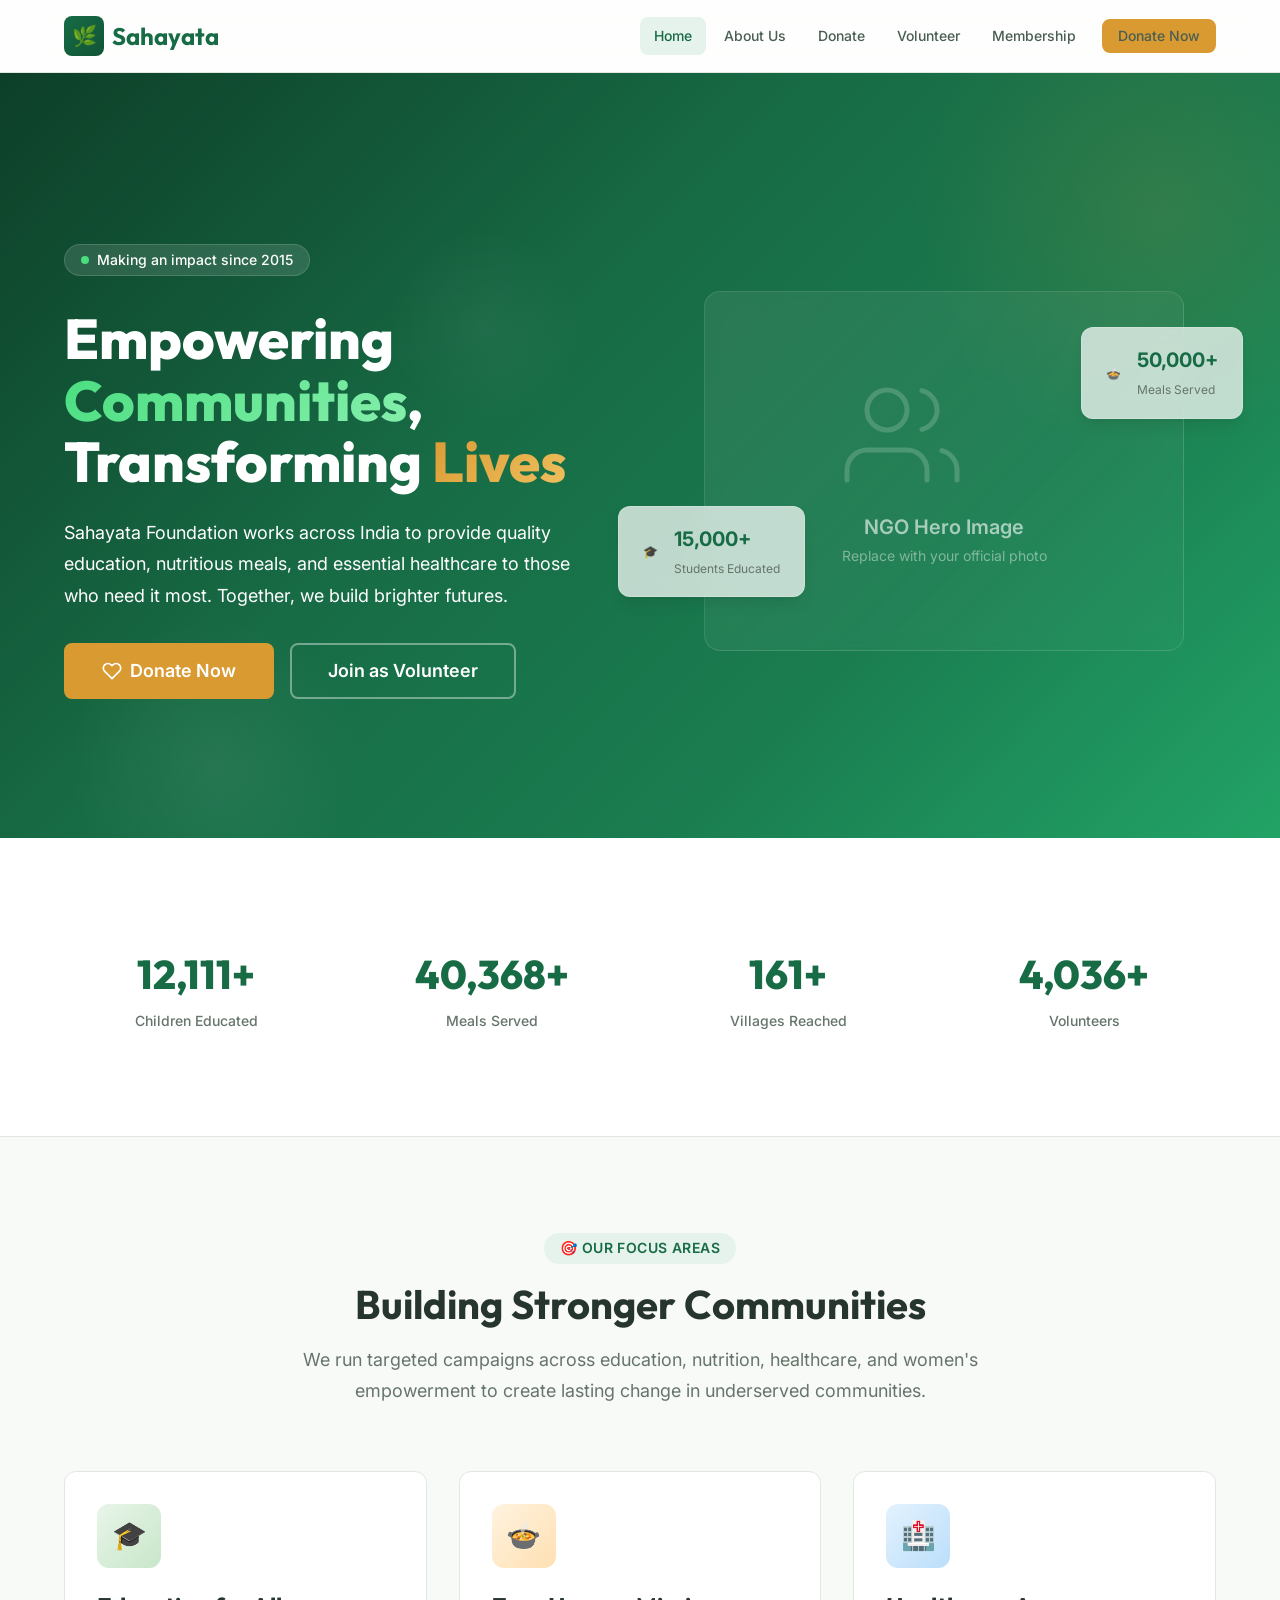
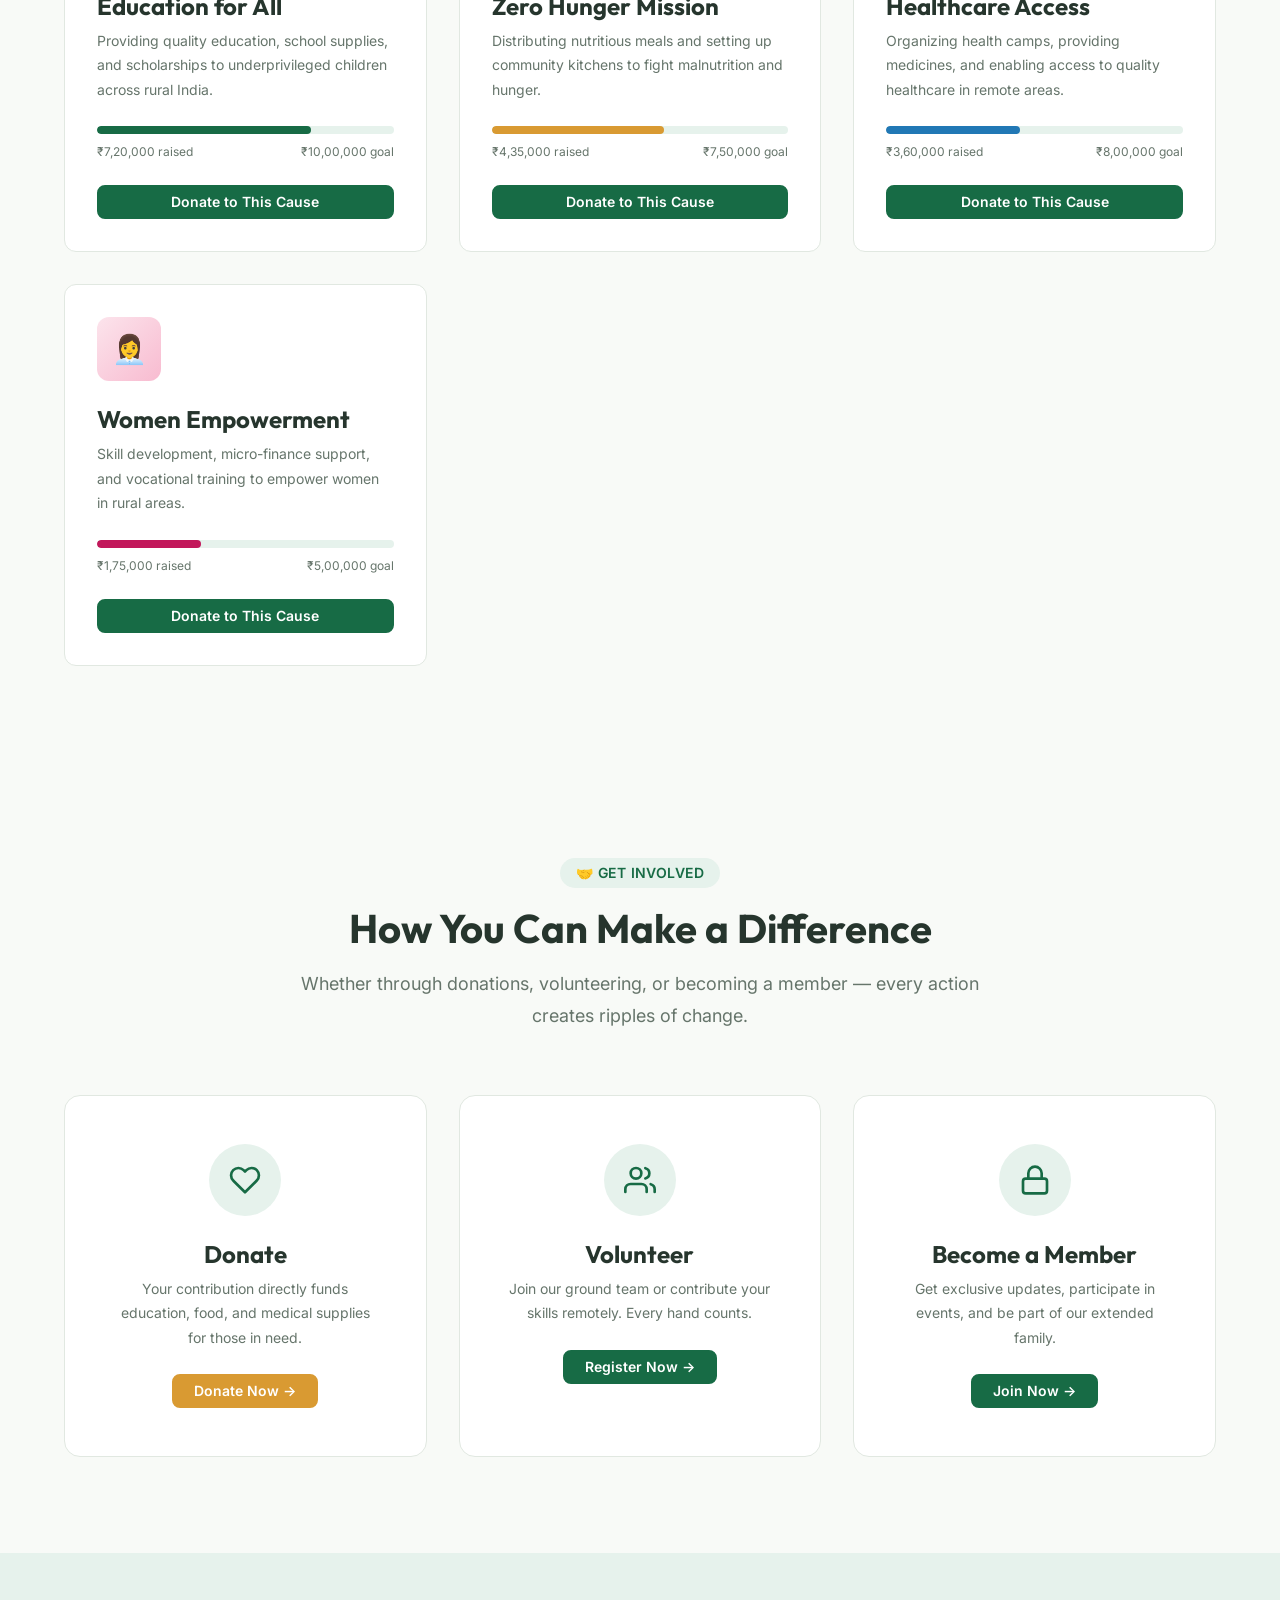
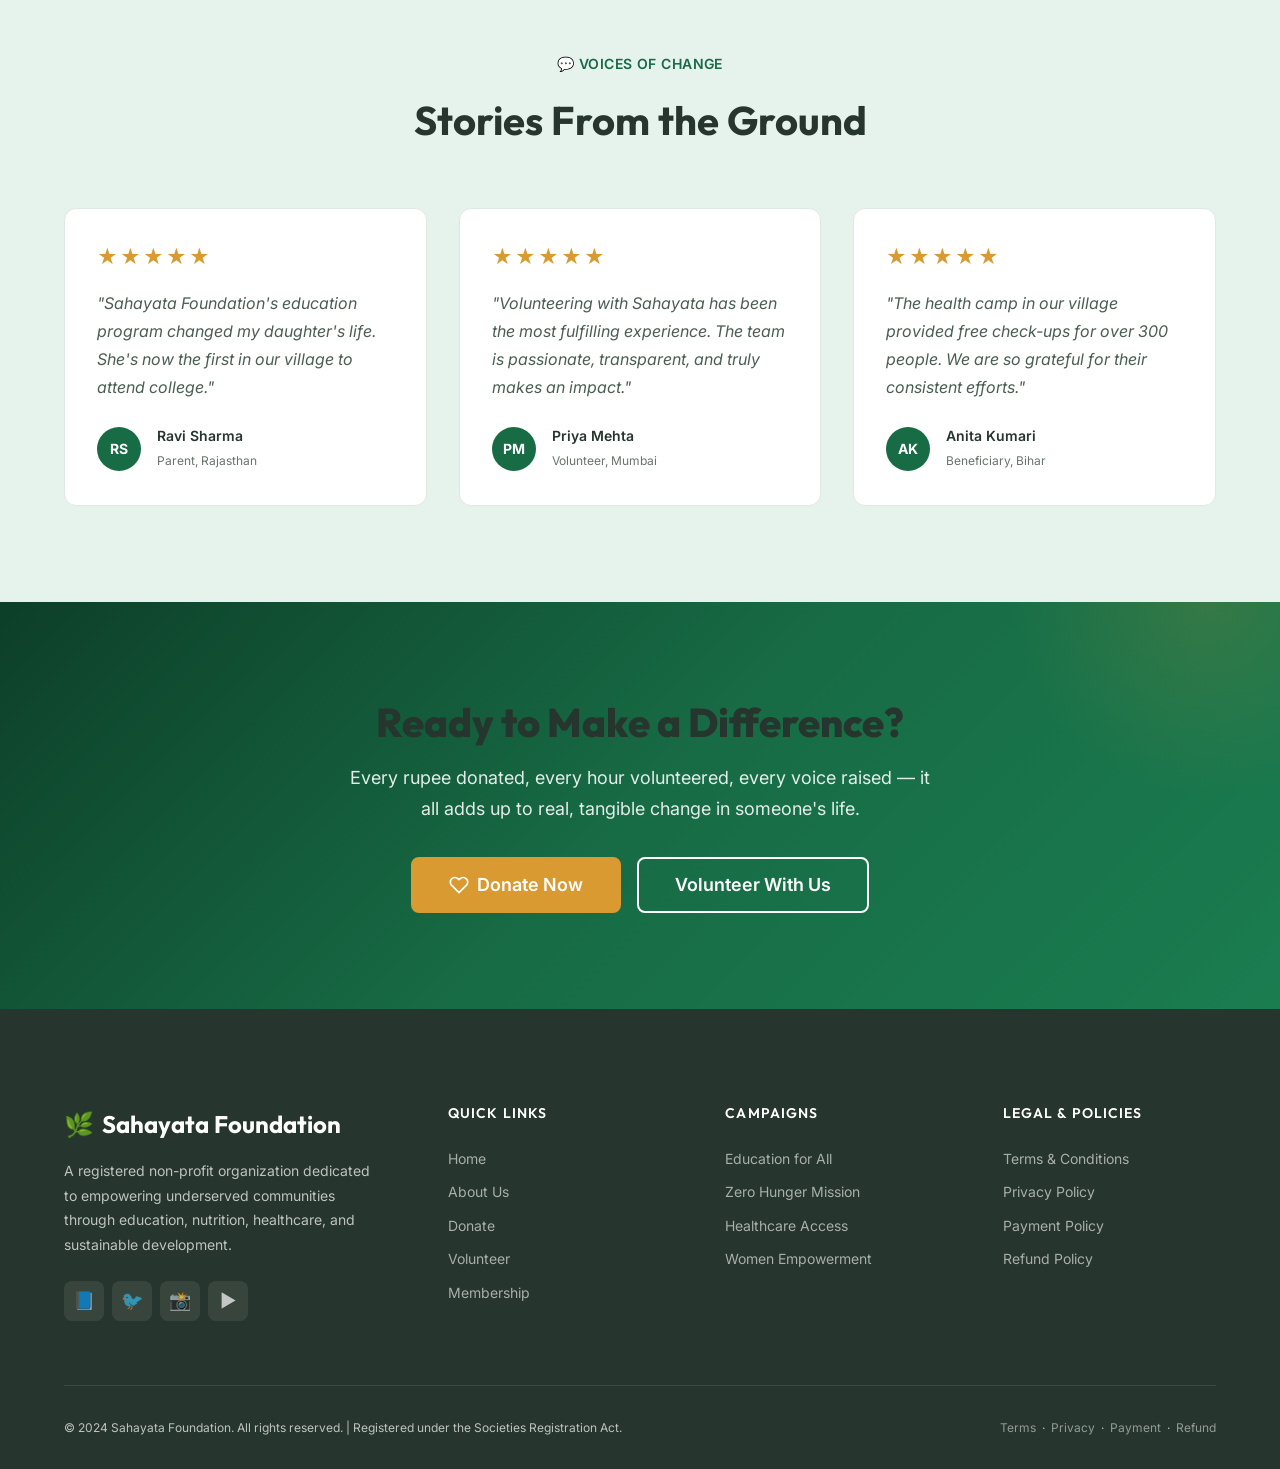
<file: index.html>
<!DOCTYPE html>
<html lang="en">
<head>
  <meta charset="UTF-8">
  <meta name="viewport" content="width=device-width, initial-scale=1.0">
  <meta name="description" content="Sahayata Foundation — Empowering communities through education, nutrition, and healthcare. Join us in making a difference across India.">
  <meta name="keywords" content="NGO, nonprofit, charity, donate, volunteer, India, education, healthcare, community">
  <meta name="author" content="Sahayata Foundation">
  <meta name="theme-color" content="#176B45">

  <!-- Open Graph -->
  <meta property="og:title" content="Sahayata Foundation — Empowering Communities">
  <meta property="og:description" content="Join Sahayata Foundation in transforming lives through education, nutrition, and healthcare programs across India.">
  <meta property="og:type" content="website">
  <meta property="og:url" content="https://sahayatafoundation.org">

  <title>Sahayata Foundation — Empowering Communities Across India</title>

  <!-- Fonts preload -->
  <link rel="preconnect" href="https://fonts.googleapis.com">
  <link rel="preconnect" href="https://fonts.gstatic.com" crossorigin>

  <link rel="stylesheet" href="css/styles.css">
  <link rel="stylesheet" href="css/pages/home.css">

  <!-- Favicon placeholder -->
  <link rel="icon" href="data:image/svg+xml,<svg xmlns='http://www.w3.org/2000/svg' viewBox='0 0 100 100'><text y='.9em' font-size='90'>🌿</text></svg>">
</head>
<body>

  <!-- ============ HEADER ============ -->
  <header class="header" id="header">
    <div class="container header__inner">
      <a href="index.html" class="header__logo" aria-label="Sahayata Foundation Home">
        <span class="header__logo-icon">🌿</span>
        <span>Sahayata</span>
      </a>

      <nav class="nav" id="nav" aria-label="Main navigation">
        <ul class="nav__list">
          <li><a href="index.html" class="nav__link is-active">Home</a></li>
          <li><a href="about.html" class="nav__link">About Us</a></li>
          <li><a href="donate.html" class="nav__link">Donate</a></li>
          <li><a href="volunteer.html" class="nav__link">Volunteer</a></li>
          <li><a href="membership.html" class="nav__link">Membership</a></li>
          <li><a href="donate.html" class="nav__link nav__cta btn btn--accent btn--sm">Donate Now</a></li>
        </ul>
      </nav>

      <button class="nav-toggle" id="navToggle" aria-label="Toggle navigation" aria-expanded="false">
        <span class="nav-toggle__bar"></span>
        <span class="nav-toggle__bar"></span>
        <span class="nav-toggle__bar"></span>
      </button>
    </div>
    <div class="nav-overlay" id="navOverlay"></div>
  </header>

  <main>
    <!-- ============ HERO ============ -->
    <section class="hero" id="hero">
      <div class="hero__bg-shapes">
        <div class="hero__shape hero__shape--1"></div>
        <div class="hero__shape hero__shape--2"></div>
        <div class="hero__shape hero__shape--3"></div>
      </div>
      <div class="container hero__content">
        <div class="hero__text">
          <span class="hero__badge">
            <span class="hero__badge-dot"></span>
            Making an impact since 2015
          </span>
          <h1 class="hero__title">
            Empowering <span class="hero__highlight">Communities</span>,
            Transforming <span class="hero__highlight hero__highlight--gold">Lives</span>
          </h1>
          <p class="hero__subtitle">
            Sahayata Foundation works across India to provide quality education, nutritious meals, 
            and essential healthcare to those who need it most. Together, we build brighter futures.
          </p>
          <div class="hero__actions">
            <a href="donate.html" class="btn btn--accent btn--lg">
              <svg width="20" height="20" viewBox="0 0 24 24" fill="none" stroke="currentColor" stroke-width="2" stroke-linecap="round" stroke-linejoin="round"><path d="M20.84 4.61a5.5 5.5 0 0 0-7.78 0L12 5.67l-1.06-1.06a5.5 5.5 0 0 0-7.78 7.78l1.06 1.06L12 21.23l7.78-7.78 1.06-1.06a5.5 5.5 0 0 0 0-7.78z"/></svg>
              Donate Now
            </a>
            <a href="volunteer.html" class="btn btn--secondary btn--lg">
              Join as Volunteer
            </a>
          </div>
        </div>
        <div class="hero__visual">
          <div class="hero__image-frame">
            <div class="hero__image-placeholder">
              <svg width="120" height="120" viewBox="0 0 24 24" fill="none" stroke="rgba(255,255,255,0.3)" stroke-width="1" stroke-linecap="round">
                <path d="M17 21v-2a4 4 0 0 0-4-4H5a4 4 0 0 0-4 4v2"/>
                <circle cx="9" cy="7" r="4"/>
                <path d="M23 21v-2a4 4 0 0 0-3-3.87"/>
                <path d="M16 3.13a4 4 0 0 1 0 7.75"/>
              </svg>
              <p>NGO Hero Image</p>
              <span>Replace with your official photo</span>
            </div>
          </div>
          <div class="hero__stat-card hero__stat-card--1 fade-in">
            <span class="hero__stat-icon">🎓</span>
            <div>
              <strong data-count="15000" data-suffix="+">0</strong>
              <span>Students Educated</span>
            </div>
          </div>
          <div class="hero__stat-card hero__stat-card--2 fade-in" data-delay="1">
            <span class="hero__stat-icon">🍲</span>
            <div>
              <strong data-count="50000" data-suffix="+">0</strong>
              <span>Meals Served</span>
            </div>
          </div>
        </div>
      </div>
    </section>

    <!-- ============ IMPACT STATS ============ -->
    <section class="stats section--sm" id="impact">
      <div class="container">
        <div class="stats__grid">
          <div class="stats__item fade-in">
            <div class="stats__number" data-count="15000" data-suffix="+">0</div>
            <div class="stats__label">Children Educated</div>
          </div>
          <div class="stats__item fade-in" data-delay="1">
            <div class="stats__number" data-count="50000" data-suffix="+">0</div>
            <div class="stats__label">Meals Served</div>
          </div>
          <div class="stats__item fade-in" data-delay="2">
            <div class="stats__number" data-count="200" data-suffix="+">0</div>
            <div class="stats__label">Villages Reached</div>
          </div>
          <div class="stats__item fade-in" data-delay="3">
            <div class="stats__number" data-count="5000" data-suffix="+">0</div>
            <div class="stats__label">Volunteers</div>
          </div>
        </div>
      </div>
    </section>

    <!-- ============ WHAT WE DO ============ -->
    <section class="section campaigns" id="campaigns">
      <div class="container">
        <div class="section-header fade-in">
          <span class="section-header__badge">🎯 Our Focus Areas</span>
          <h2 class="section-header__title">Building Stronger Communities</h2>
          <p class="section-header__subtitle">
            We run targeted campaigns across education, nutrition, healthcare, and women's empowerment 
            to create lasting change in underserved communities.
          </p>
        </div>

        <div class="campaigns__grid">
          <div class="campaign-card card fade-in">
            <div class="campaign-card__icon" style="background: linear-gradient(135deg, #e8f5e9, #c8e6c9);">
              <span>🎓</span>
            </div>
            <h3 class="campaign-card__title">Education for All</h3>
            <p class="campaign-card__desc">
              Providing quality education, school supplies, and scholarships to underprivileged children across rural India.
            </p>
            <div class="campaign-card__progress">
              <div class="campaign-card__bar">
                <div class="campaign-card__fill" style="width: 72%;"></div>
              </div>
              <div class="campaign-card__meta">
                <span>₹7,20,000 raised</span>
                <span>₹10,00,000 goal</span>
              </div>
            </div>
            <a href="donate.html#education" class="btn btn--primary btn--sm btn--full">Donate to This Cause</a>
          </div>

          <div class="campaign-card card fade-in" data-delay="1">
            <div class="campaign-card__icon" style="background: linear-gradient(135deg, #fff3e0, #ffe0b2);">
              <span>🍲</span>
            </div>
            <h3 class="campaign-card__title">Zero Hunger Mission</h3>
            <p class="campaign-card__desc">
              Distributing nutritious meals and setting up community kitchens to fight malnutrition and hunger.
            </p>
            <div class="campaign-card__progress">
              <div class="campaign-card__bar">
                <div class="campaign-card__fill" style="width: 58%; background: var(--accent);"></div>
              </div>
              <div class="campaign-card__meta">
                <span>₹4,35,000 raised</span>
                <span>₹7,50,000 goal</span>
              </div>
            </div>
            <a href="donate.html#food" class="btn btn--primary btn--sm btn--full">Donate to This Cause</a>
          </div>

          <div class="campaign-card card fade-in" data-delay="2">
            <div class="campaign-card__icon" style="background: linear-gradient(135deg, #e3f2fd, #bbdefb);">
              <span>🏥</span>
            </div>
            <h3 class="campaign-card__title">Healthcare Access</h3>
            <p class="campaign-card__desc">
              Organizing health camps, providing medicines, and enabling access to quality healthcare in remote areas.
            </p>
            <div class="campaign-card__progress">
              <div class="campaign-card__bar">
                <div class="campaign-card__fill" style="width: 45%; background: #2178b5;"></div>
              </div>
              <div class="campaign-card__meta">
                <span>₹3,60,000 raised</span>
                <span>₹8,00,000 goal</span>
              </div>
            </div>
            <a href="donate.html#medical" class="btn btn--primary btn--sm btn--full">Donate to This Cause</a>
          </div>

          <div class="campaign-card card fade-in" data-delay="3">
            <div class="campaign-card__icon" style="background: linear-gradient(135deg, #fce4ec, #f8bbd0);">
              <span>👩‍💼</span>
            </div>
            <h3 class="campaign-card__title">Women Empowerment</h3>
            <p class="campaign-card__desc">
              Skill development, micro-finance support, and vocational training to empower women in rural areas.
            </p>
            <div class="campaign-card__progress">
              <div class="campaign-card__bar">
                <div class="campaign-card__fill" style="width: 35%; background: #c2185b;"></div>
              </div>
              <div class="campaign-card__meta">
                <span>₹1,75,000 raised</span>
                <span>₹5,00,000 goal</span>
              </div>
            </div>
            <a href="donate.html#women" class="btn btn--primary btn--sm btn--full">Donate to This Cause</a>
          </div>
        </div>
      </div>
    </section>

    <!-- ============ HOW YOU CAN HELP ============ -->
    <section class="section help-section" id="help">
      <div class="container">
        <div class="section-header fade-in">
          <span class="section-header__badge">🤝 Get Involved</span>
          <h2 class="section-header__title">How You Can Make a Difference</h2>
          <p class="section-header__subtitle">
            Whether through donations, volunteering, or becoming a member — every action creates ripples of change.
          </p>
        </div>

        <div class="help__grid">
          <div class="help-card fade-in">
            <div class="help-card__icon">
              <svg width="32" height="32" viewBox="0 0 24 24" fill="none" stroke="currentColor" stroke-width="2" stroke-linecap="round" stroke-linejoin="round"><path d="M20.84 4.61a5.5 5.5 0 0 0-7.78 0L12 5.67l-1.06-1.06a5.5 5.5 0 0 0-7.78 7.78l1.06 1.06L12 21.23l7.78-7.78 1.06-1.06a5.5 5.5 0 0 0 0-7.78z"/></svg>
            </div>
            <h3 class="help-card__title">Donate</h3>
            <p class="help-card__desc">Your contribution directly funds education, food, and medical supplies for those in need.</p>
            <a href="donate.html" class="btn btn--accent btn--sm">Donate Now →</a>
          </div>
          <div class="help-card fade-in" data-delay="1">
            <div class="help-card__icon">
              <svg width="32" height="32" viewBox="0 0 24 24" fill="none" stroke="currentColor" stroke-width="2" stroke-linecap="round" stroke-linejoin="round"><path d="M17 21v-2a4 4 0 0 0-4-4H5a4 4 0 0 0-4 4v2"/><circle cx="9" cy="7" r="4"/><path d="M23 21v-2a4 4 0 0 0-3-3.87"/><path d="M16 3.13a4 4 0 0 1 0 7.75"/></svg>
            </div>
            <h3 class="help-card__title">Volunteer</h3>
            <p class="help-card__desc">Join our ground team or contribute your skills remotely. Every hand counts.</p>
            <a href="volunteer.html" class="btn btn--primary btn--sm">Register Now →</a>
          </div>
          <div class="help-card fade-in" data-delay="2">
            <div class="help-card__icon">
              <svg width="32" height="32" viewBox="0 0 24 24" fill="none" stroke="currentColor" stroke-width="2" stroke-linecap="round" stroke-linejoin="round"><rect x="3" y="11" width="18" height="11" rx="2" ry="2"/><path d="M7 11V7a5 5 0 0 1 10 0v4"/></svg>
            </div>
            <h3 class="help-card__title">Become a Member</h3>
            <p class="help-card__desc">Get exclusive updates, participate in events, and be part of our extended family.</p>
            <a href="membership.html" class="btn btn--primary btn--sm">Join Now →</a>
          </div>
        </div>
      </div>
    </section>

    <!-- ============ TESTIMONIALS ============ -->
    <section class="section testimonials" id="testimonials">
      <div class="container">
        <div class="section-header fade-in">
          <span class="section-header__badge">💬 Voices of Change</span>
          <h2 class="section-header__title">Stories From the Ground</h2>
        </div>

        <div class="testimonials__grid">
          <div class="testimonial-card card fade-in">
            <div class="testimonial-card__stars">★★★★★</div>
            <blockquote class="testimonial-card__quote">
              "Sahayata Foundation's education program changed my daughter's life. She's now the first in our village to attend college."
            </blockquote>
            <div class="testimonial-card__author">
              <div class="testimonial-card__avatar">RS</div>
              <div>
                <strong>Ravi Sharma</strong>
                <span>Parent, Rajasthan</span>
              </div>
            </div>
          </div>

          <div class="testimonial-card card fade-in" data-delay="1">
            <div class="testimonial-card__stars">★★★★★</div>
            <blockquote class="testimonial-card__quote">
              "Volunteering with Sahayata has been the most fulfilling experience. The team is passionate, transparent, and truly makes an impact."
            </blockquote>
            <div class="testimonial-card__author">
              <div class="testimonial-card__avatar">PM</div>
              <div>
                <strong>Priya Mehta</strong>
                <span>Volunteer, Mumbai</span>
              </div>
            </div>
          </div>

          <div class="testimonial-card card fade-in" data-delay="2">
            <div class="testimonial-card__stars">★★★★★</div>
            <blockquote class="testimonial-card__quote">
              "The health camp in our village provided free check-ups for over 300 people. We are so grateful for their consistent efforts."
            </blockquote>
            <div class="testimonial-card__author">
              <div class="testimonial-card__avatar">AK</div>
              <div>
                <strong>Anita Kumari</strong>
                <span>Beneficiary, Bihar</span>
              </div>
            </div>
          </div>
        </div>
      </div>
    </section>

    <!-- ============ CTA BANNER ============ -->
    <section class="cta-banner" id="cta">
      <div class="container">
        <div class="cta-banner__content fade-in">
          <h2 class="cta-banner__title">Ready to Make a Difference?</h2>
          <p class="cta-banner__subtitle">
            Every rupee donated, every hour volunteered, every voice raised — 
            it all adds up to real, tangible change in someone's life.
          </p>
          <div class="cta-banner__actions">
            <a href="donate.html" class="btn btn--accent btn--lg">
              <svg width="20" height="20" viewBox="0 0 24 24" fill="none" stroke="currentColor" stroke-width="2" stroke-linecap="round" stroke-linejoin="round"><path d="M20.84 4.61a5.5 5.5 0 0 0-7.78 0L12 5.67l-1.06-1.06a5.5 5.5 0 0 0-7.78 7.78l1.06 1.06L12 21.23l7.78-7.78 1.06-1.06a5.5 5.5 0 0 0 0-7.78z"/></svg>
              Donate Now
            </a>
            <a href="volunteer.html" class="btn btn--secondary btn--lg" style="border-color: white; color: white;">
              Volunteer With Us
            </a>
          </div>
        </div>
      </div>
    </section>
  </main>

  <!-- ============ FOOTER ============ -->
  <footer class="footer" id="footer">
    <div class="container">
      <div class="footer__grid">
        <div class="footer__brand">
          <div class="footer__brand-name">
            <span>🌿</span> Sahayata Foundation
          </div>
          <p>
            A registered non-profit organization dedicated to empowering underserved communities 
            through education, nutrition, healthcare, and sustainable development.
          </p>
          <div class="footer__social">
            <a href="#" aria-label="Facebook">📘</a>
            <a href="#" aria-label="Twitter">🐦</a>
            <a href="#" aria-label="Instagram">📸</a>
            <a href="#" aria-label="YouTube">▶️</a>
          </div>
        </div>

        <div>
          <h4 class="footer__col-title">Quick Links</h4>
          <ul class="footer__links">
            <li><a href="index.html">Home</a></li>
            <li><a href="about.html">About Us</a></li>
            <li><a href="donate.html">Donate</a></li>
            <li><a href="volunteer.html">Volunteer</a></li>
            <li><a href="membership.html">Membership</a></li>
          </ul>
        </div>

        <div>
          <h4 class="footer__col-title">Campaigns</h4>
          <ul class="footer__links">
            <li><a href="donate.html#education">Education for All</a></li>
            <li><a href="donate.html#food">Zero Hunger Mission</a></li>
            <li><a href="donate.html#medical">Healthcare Access</a></li>
            <li><a href="donate.html#women">Women Empowerment</a></li>
          </ul>
        </div>

        <div>
          <h4 class="footer__col-title">Legal & Policies</h4>
          <ul class="footer__links">
            <li><a href="terms.html">Terms & Conditions</a></li>
            <li><a href="privacy.html">Privacy Policy</a></li>
            <li><a href="payment-policy.html">Payment Policy</a></li>
            <li><a href="refund-policy.html">Refund Policy</a></li>
          </ul>
        </div>
      </div>

      <div class="footer__bottom">
        <p>&copy; 2024 Sahayata Foundation. All rights reserved. | Registered under the Societies Registration Act.</p>
        <p>
          <a href="terms.html">Terms</a> &nbsp;·&nbsp;
          <a href="privacy.html">Privacy</a> &nbsp;·&nbsp;
          <a href="payment-policy.html">Payment</a> &nbsp;·&nbsp;
          <a href="refund-policy.html">Refund</a>
        </p>
      </div>
    </div>
  </footer>

  <!-- Back to Top -->
  <button class="back-to-top" id="backToTop" aria-label="Scroll to top">↑</button>

  <script src="js/main.js"></script>
</body>
</html>
</file>
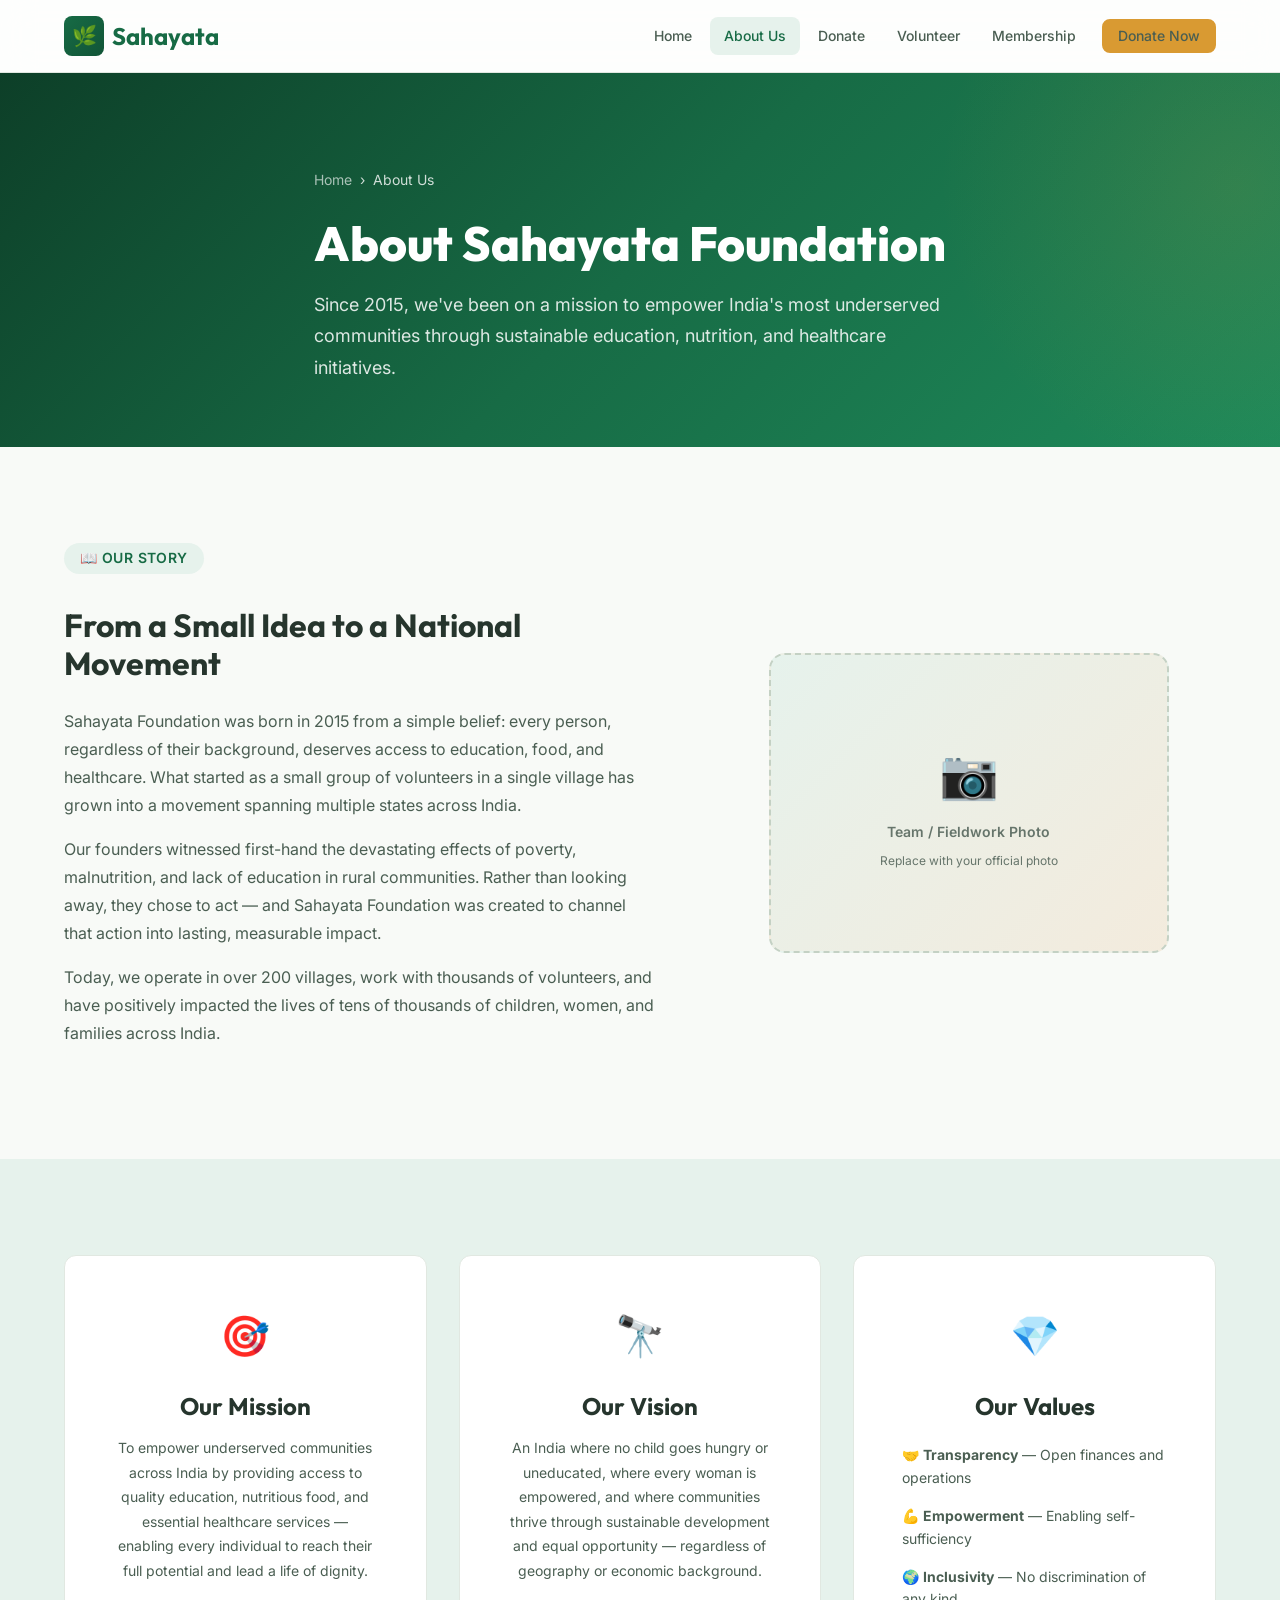
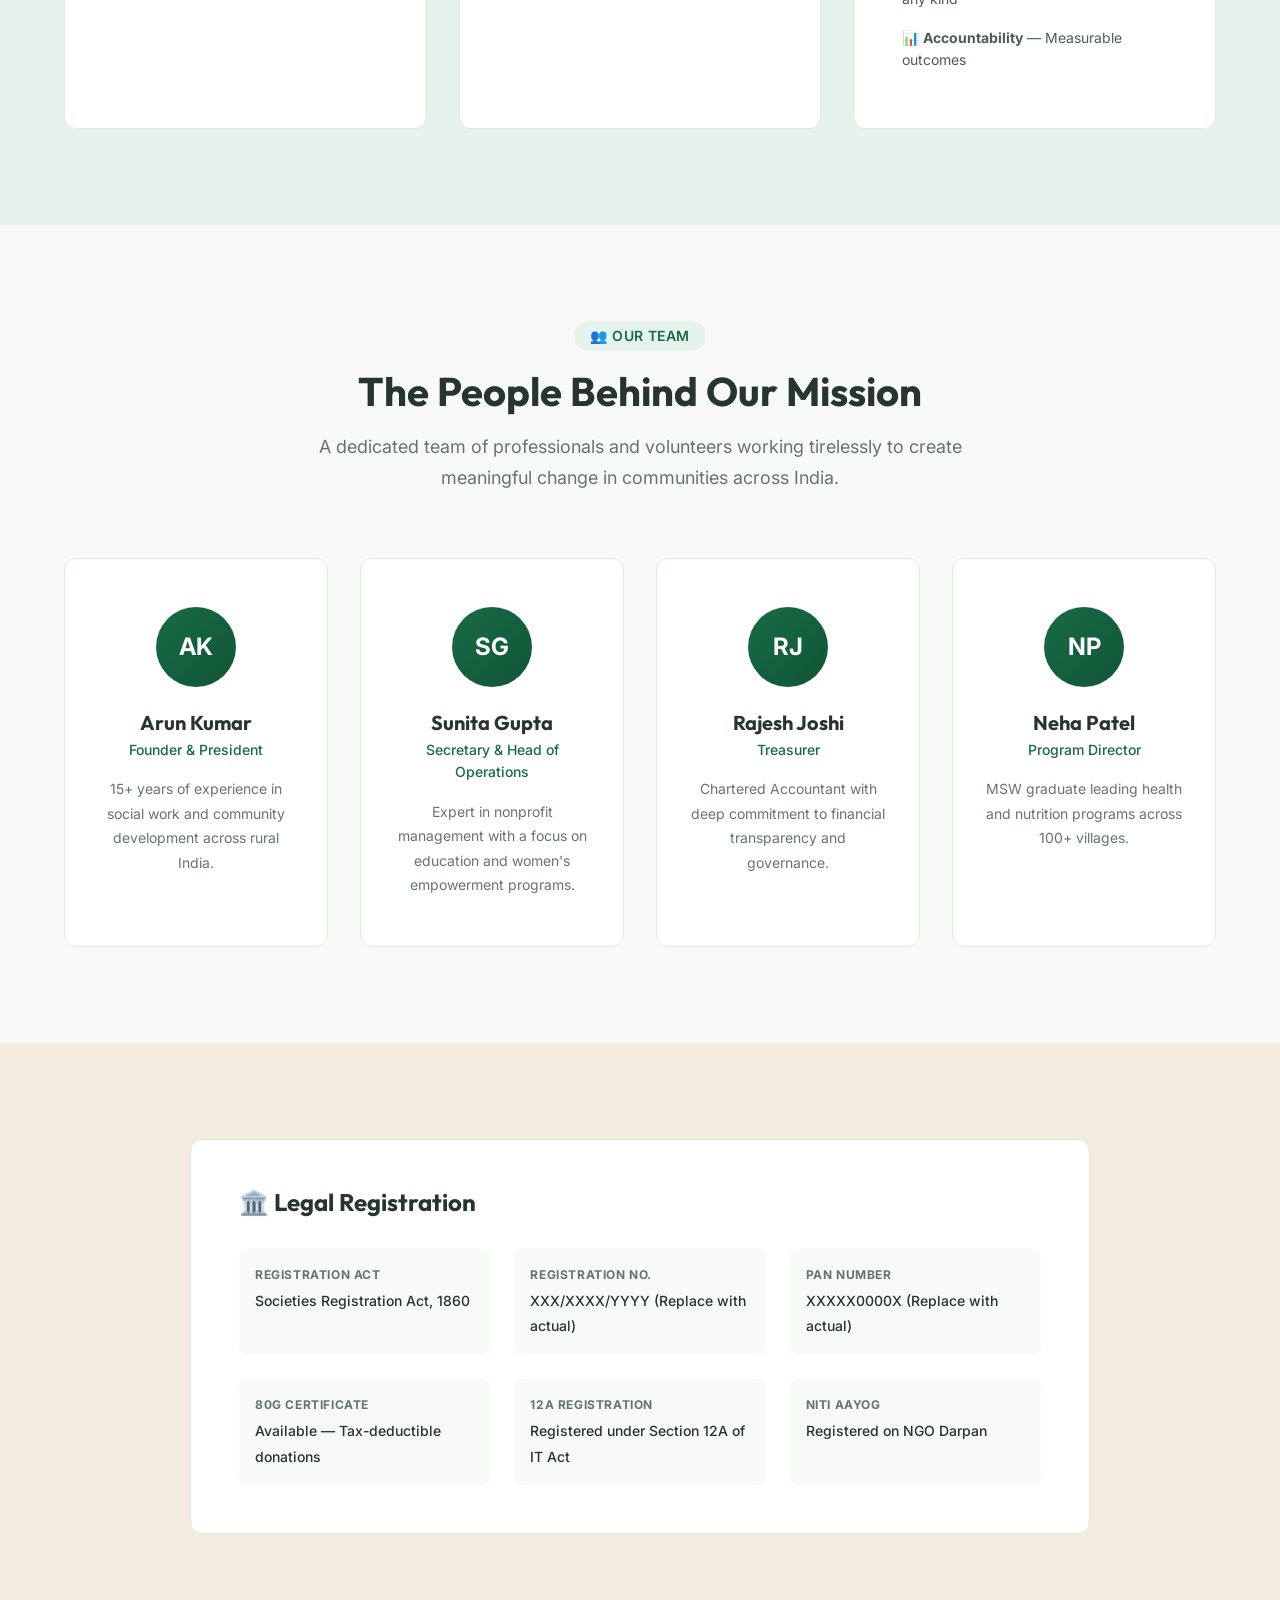
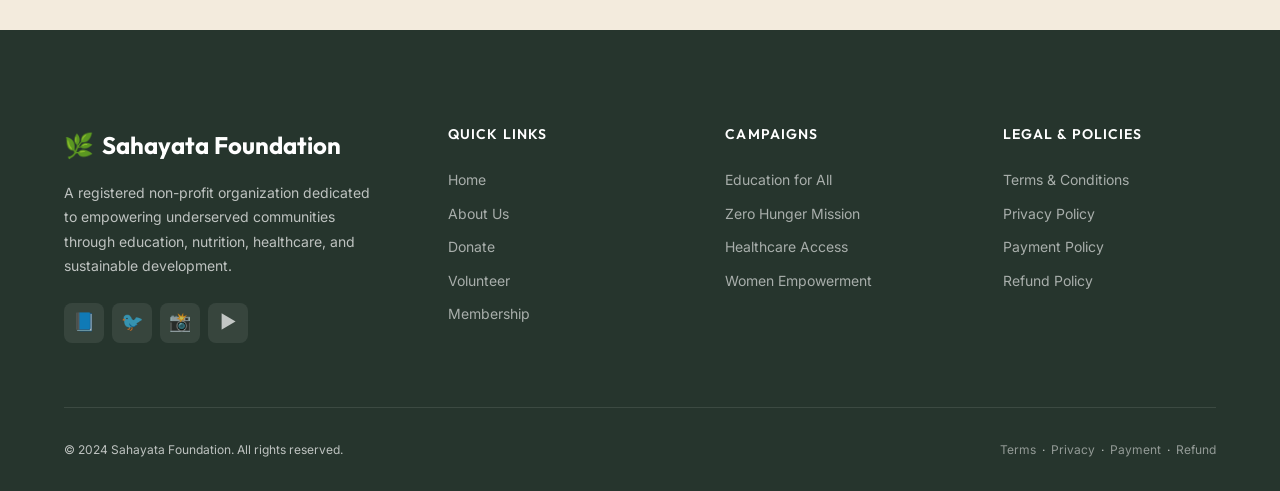
<file: about.html>
<!DOCTYPE html>
<html lang="en">
<head>
  <meta charset="UTF-8">
  <meta name="viewport" content="width=device-width, initial-scale=1.0">
  <meta name="description" content="Learn about Sahayata Foundation — our mission, vision, team, and the impact we've created across India since 2015.">
  <title>About Us — Sahayata Foundation</title>
  <link rel="stylesheet" href="css/styles.css">
  <link rel="stylesheet" href="css/pages/about.css">
  <link rel="icon" href="data:image/svg+xml,<svg xmlns='http://www.w3.org/2000/svg' viewBox='0 0 100 100'><text y='.9em' font-size='90'>🌿</text></svg>">
</head>
<body>

  <!-- ============ HEADER ============ -->
  <header class="header" id="header">
    <div class="container header__inner">
      <a href="index.html" class="header__logo" aria-label="Sahayata Foundation Home">
        <span class="header__logo-icon">🌿</span>
        <span>Sahayata</span>
      </a>
      <nav class="nav" id="nav" aria-label="Main navigation">
        <ul class="nav__list">
          <li><a href="index.html" class="nav__link">Home</a></li>
          <li><a href="about.html" class="nav__link is-active">About Us</a></li>
          <li><a href="donate.html" class="nav__link">Donate</a></li>
          <li><a href="volunteer.html" class="nav__link">Volunteer</a></li>
          <li><a href="membership.html" class="nav__link">Membership</a></li>
          <li><a href="donate.html" class="nav__link nav__cta btn btn--accent btn--sm">Donate Now</a></li>
        </ul>
      </nav>
      <button class="nav-toggle" id="navToggle" aria-label="Toggle navigation" aria-expanded="false">
        <span class="nav-toggle__bar"></span>
        <span class="nav-toggle__bar"></span>
        <span class="nav-toggle__bar"></span>
      </button>
    </div>
    <div class="nav-overlay" id="navOverlay"></div>
  </header>

  <main>
    <!-- ============ PAGE HERO ============ -->
    <section class="page-hero">
      <div class="container page-hero__content">
        <nav class="page-hero__breadcrumb" aria-label="Breadcrumb">
          <a href="index.html">Home</a>
          <span>›</span>
          <span>About Us</span>
        </nav>
        <h1 class="page-hero__title">About Sahayata Foundation</h1>
        <p class="page-hero__subtitle">
          Since 2015, we've been on a mission to empower India's most underserved communities 
          through sustainable education, nutrition, and healthcare initiatives.
        </p>
      </div>
    </section>

    <!-- ============ OUR STORY ============ -->
    <section class="section" id="story">
      <div class="container">
        <div class="about-story fade-in">
          <div class="about-story__content">
            <span class="section-header__badge">📖 Our Story</span>
            <h2 class="about-story__title">From a Small Idea to a National Movement</h2>
            <p>
              Sahayata Foundation was born in 2015 from a simple belief: every person, regardless of their 
              background, deserves access to education, food, and healthcare. What started as a small group of 
              volunteers in a single village has grown into a movement spanning multiple states across India.
            </p>
            <p>
              Our founders witnessed first-hand the devastating effects of poverty, malnutrition, and lack of 
              education in rural communities. Rather than looking away, they chose to act — and Sahayata 
              Foundation was created to channel that action into lasting, measurable impact.
            </p>
            <p>
              Today, we operate in over 200 villages, work with thousands of volunteers, and have positively 
              impacted the lives of tens of thousands of children, women, and families across India.
            </p>
          </div>
          <div class="about-story__image">
            <div class="about-story__placeholder">
              <span>📷</span>
              <p>Team / Fieldwork Photo</p>
              <small>Replace with your official photo</small>
            </div>
          </div>
        </div>
      </div>
    </section>

    <!-- ============ MISSION & VISION ============ -->
    <section class="section mission-vision" id="mission">
      <div class="container">
        <div class="mv__grid">
          <div class="mv__card card fade-in">
            <div class="mv__icon">🎯</div>
            <h3>Our Mission</h3>
            <p>
              To empower underserved communities across India by providing access to quality education, 
              nutritious food, and essential healthcare services — enabling every individual to reach 
              their full potential and lead a life of dignity.
            </p>
          </div>
          <div class="mv__card card fade-in" data-delay="1">
            <div class="mv__icon">🔭</div>
            <h3>Our Vision</h3>
            <p>
              An India where no child goes hungry or uneducated, where every woman is empowered, 
              and where communities thrive through sustainable development and equal opportunity — 
              regardless of geography or economic background.
            </p>
          </div>
          <div class="mv__card card fade-in" data-delay="2">
            <div class="mv__icon">💎</div>
            <h3>Our Values</h3>
            <ul class="mv__values-list">
              <li>🤝 <strong>Transparency</strong> — Open finances and operations</li>
              <li>💪 <strong>Empowerment</strong> — Enabling self-sufficiency</li>
              <li>🌍 <strong>Inclusivity</strong> — No discrimination of any kind</li>
              <li>📊 <strong>Accountability</strong> — Measurable outcomes</li>
            </ul>
          </div>
        </div>
      </div>
    </section>

    <!-- ============ TEAM ============ -->
    <section class="section" id="team">
      <div class="container">
        <div class="section-header fade-in">
          <span class="section-header__badge">👥 Our Team</span>
          <h2 class="section-header__title">The People Behind Our Mission</h2>
          <p class="section-header__subtitle">
            A dedicated team of professionals and volunteers working tirelessly 
            to create meaningful change in communities across India.
          </p>
        </div>

        <div class="team__grid">
          <div class="team-card card fade-in">
            <div class="team-card__avatar">
              <span>AK</span>
            </div>
            <h4 class="team-card__name">Arun Kumar</h4>
            <p class="team-card__role">Founder & President</p>
            <p class="team-card__bio">
              15+ years of experience in social work and community development across rural India.
            </p>
          </div>
          <div class="team-card card fade-in" data-delay="1">
            <div class="team-card__avatar">
              <span>SG</span>
            </div>
            <h4 class="team-card__name">Sunita Gupta</h4>
            <p class="team-card__role">Secretary & Head of Operations</p>
            <p class="team-card__bio">
              Expert in nonprofit management with a focus on education and women's empowerment programs.
            </p>
          </div>
          <div class="team-card card fade-in" data-delay="2">
            <div class="team-card__avatar">
              <span>RJ</span>
            </div>
            <h4 class="team-card__name">Rajesh Joshi</h4>
            <p class="team-card__role">Treasurer</p>
            <p class="team-card__bio">
              Chartered Accountant with deep commitment to financial transparency and governance.
            </p>
          </div>
          <div class="team-card card fade-in" data-delay="3">
            <div class="team-card__avatar">
              <span>NP</span>
            </div>
            <h4 class="team-card__name">Neha Patel</h4>
            <p class="team-card__role">Program Director</p>
            <p class="team-card__bio">
              MSW graduate leading health and nutrition programs across 100+ villages.
            </p>
          </div>
        </div>
      </div>
    </section>

    <!-- ============ REGISTRATION ============ -->
    <section class="section registration-info" id="registration">
      <div class="container">
        <div class="reg-card card card--flat fade-in">
          <h3>🏛️ Legal Registration</h3>
          <div class="reg-details">
            <div class="reg-detail">
              <strong>Registration Act</strong>
              <span>Societies Registration Act, 1860</span>
            </div>
            <div class="reg-detail">
              <strong>Registration No.</strong>
              <span>XXX/XXXX/YYYY (Replace with actual)</span>
            </div>
            <div class="reg-detail">
              <strong>PAN Number</strong>
              <span>XXXXX0000X (Replace with actual)</span>
            </div>
            <div class="reg-detail">
              <strong>80G Certificate</strong>
              <span>Available — Tax-deductible donations</span>
            </div>
            <div class="reg-detail">
              <strong>12A Registration</strong>
              <span>Registered under Section 12A of IT Act</span>
            </div>
            <div class="reg-detail">
              <strong>Niti Aayog</strong>
              <span>Registered on NGO Darpan</span>
            </div>
          </div>
        </div>
      </div>
    </section>
  </main>

  <!-- ============ FOOTER ============ -->
  <footer class="footer" id="footer">
    <div class="container">
      <div class="footer__grid">
        <div class="footer__brand">
          <div class="footer__brand-name"><span>🌿</span> Sahayata Foundation</div>
          <p>A registered non-profit organization dedicated to empowering underserved communities through education, nutrition, healthcare, and sustainable development.</p>
          <div class="footer__social">
            <a href="#" aria-label="Facebook">📘</a>
            <a href="#" aria-label="Twitter">🐦</a>
            <a href="#" aria-label="Instagram">📸</a>
            <a href="#" aria-label="YouTube">▶️</a>
          </div>
        </div>
        <div>
          <h4 class="footer__col-title">Quick Links</h4>
          <ul class="footer__links">
            <li><a href="index.html">Home</a></li>
            <li><a href="about.html">About Us</a></li>
            <li><a href="donate.html">Donate</a></li>
            <li><a href="volunteer.html">Volunteer</a></li>
            <li><a href="membership.html">Membership</a></li>
          </ul>
        </div>
        <div>
          <h4 class="footer__col-title">Campaigns</h4>
          <ul class="footer__links">
            <li><a href="donate.html#education">Education for All</a></li>
            <li><a href="donate.html#food">Zero Hunger Mission</a></li>
            <li><a href="donate.html#medical">Healthcare Access</a></li>
            <li><a href="donate.html#women">Women Empowerment</a></li>
          </ul>
        </div>
        <div>
          <h4 class="footer__col-title">Legal & Policies</h4>
          <ul class="footer__links">
            <li><a href="terms.html">Terms & Conditions</a></li>
            <li><a href="privacy.html">Privacy Policy</a></li>
            <li><a href="payment-policy.html">Payment Policy</a></li>
            <li><a href="refund-policy.html">Refund Policy</a></li>
          </ul>
        </div>
      </div>
      <div class="footer__bottom">
        <p>&copy; 2024 Sahayata Foundation. All rights reserved.</p>
        <p>
          <a href="terms.html">Terms</a> &nbsp;·&nbsp;
          <a href="privacy.html">Privacy</a> &nbsp;·&nbsp;
          <a href="payment-policy.html">Payment</a> &nbsp;·&nbsp;
          <a href="refund-policy.html">Refund</a>
        </p>
      </div>
    </div>
  </footer>

  <button class="back-to-top" id="backToTop" aria-label="Scroll to top">↑</button>
  <script src="js/main.js"></script>
</body>
</html>
</file>
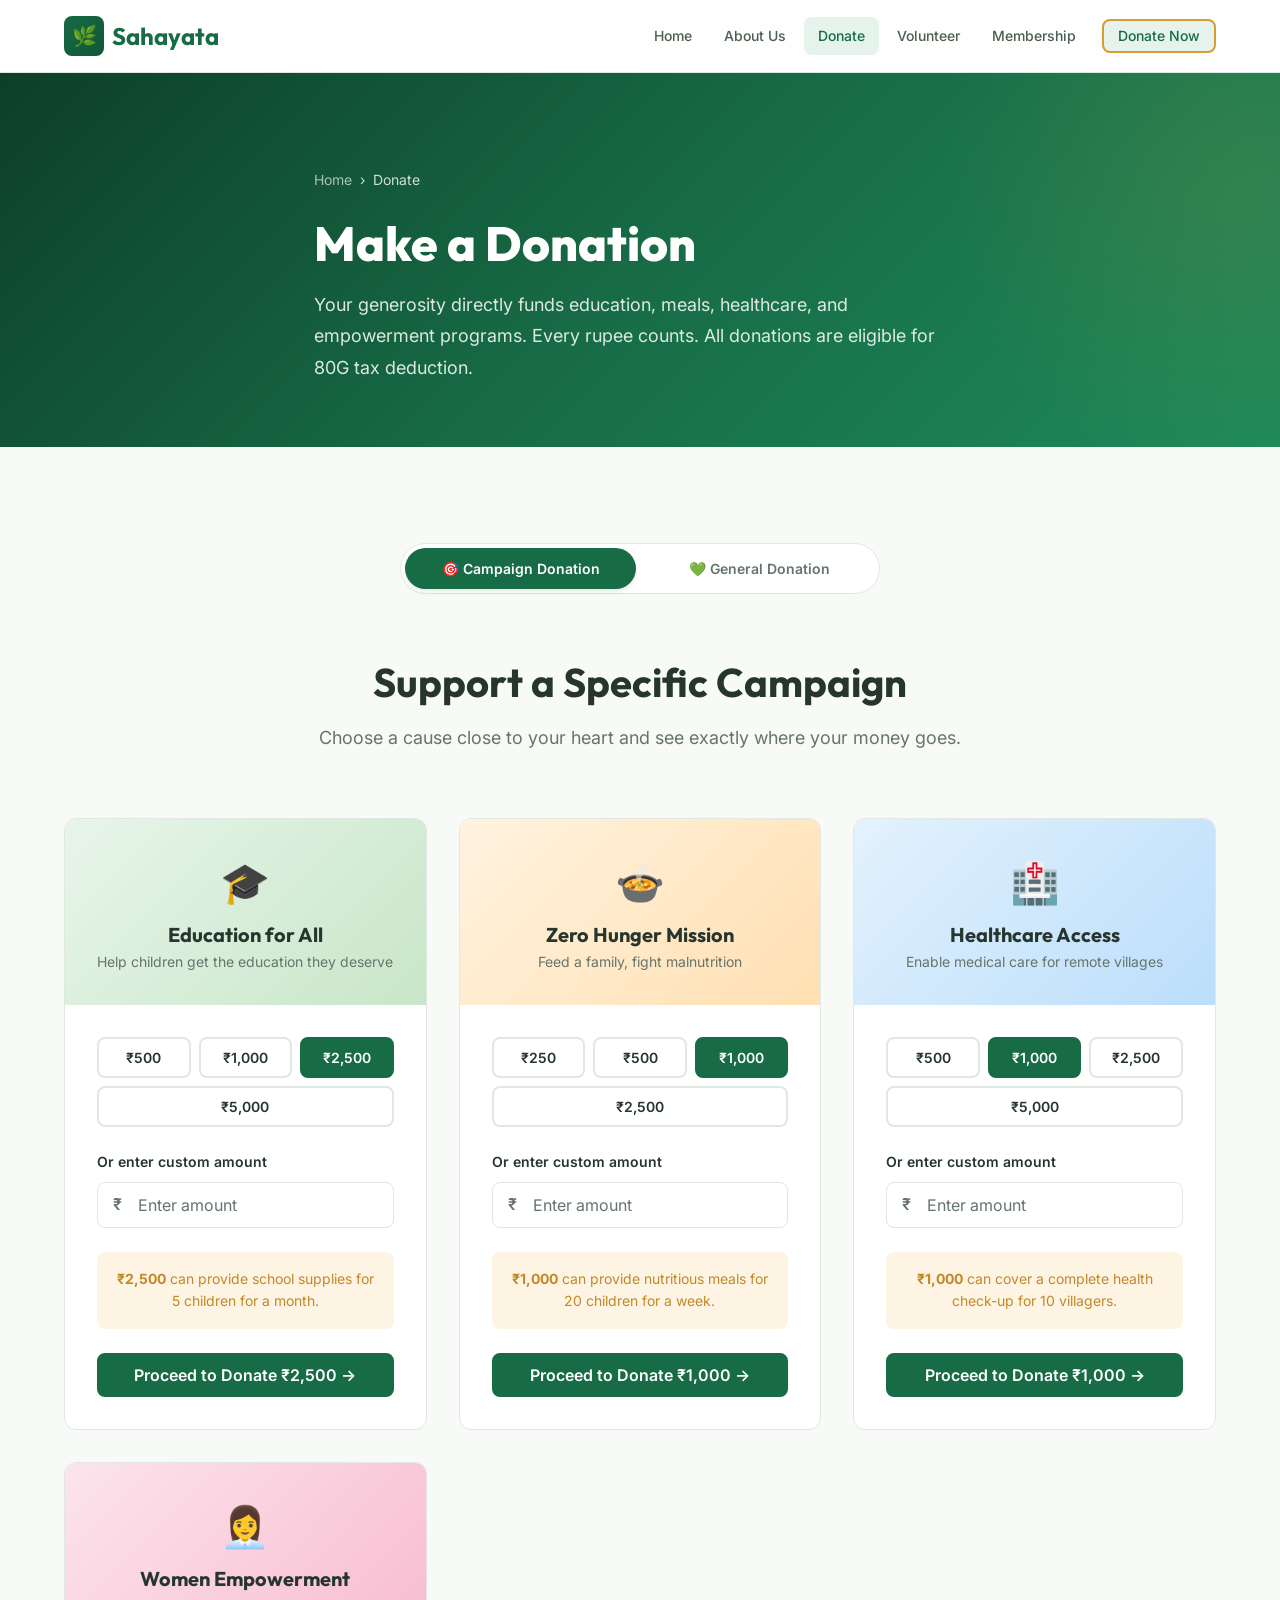
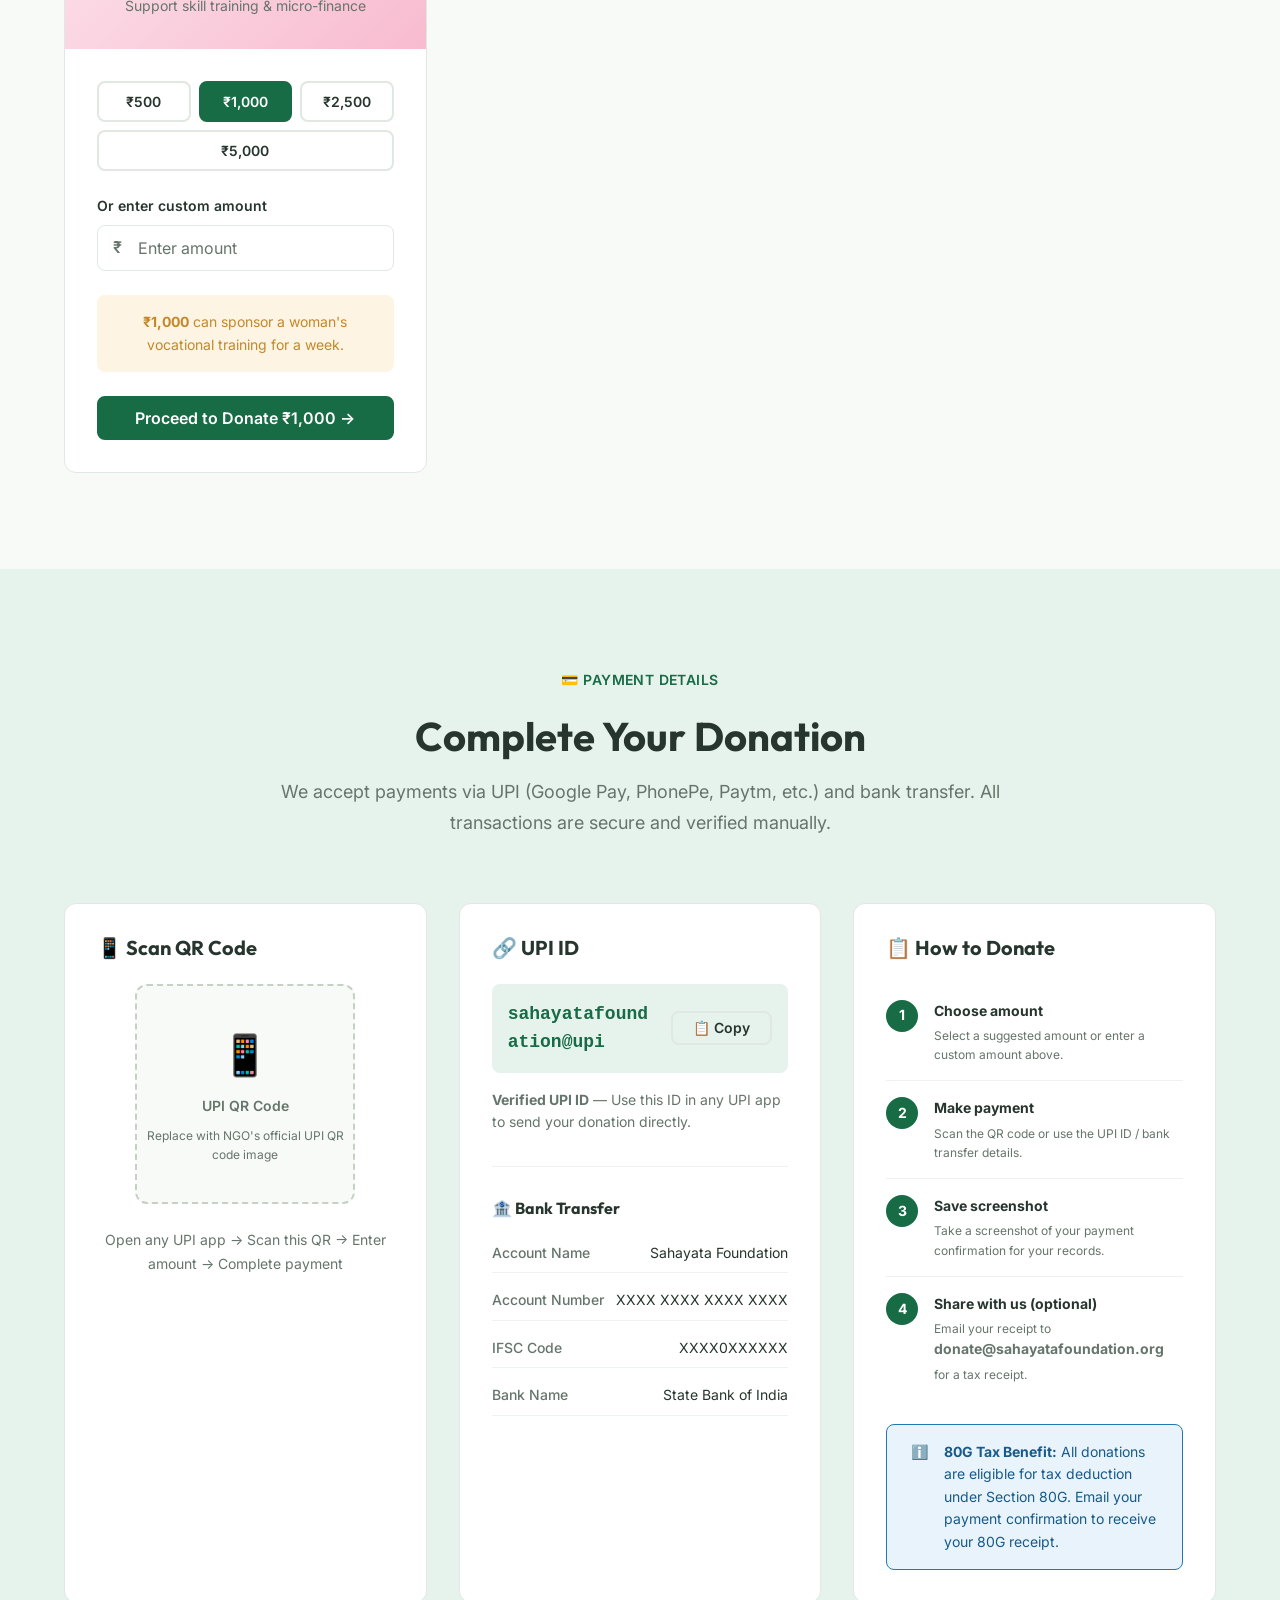
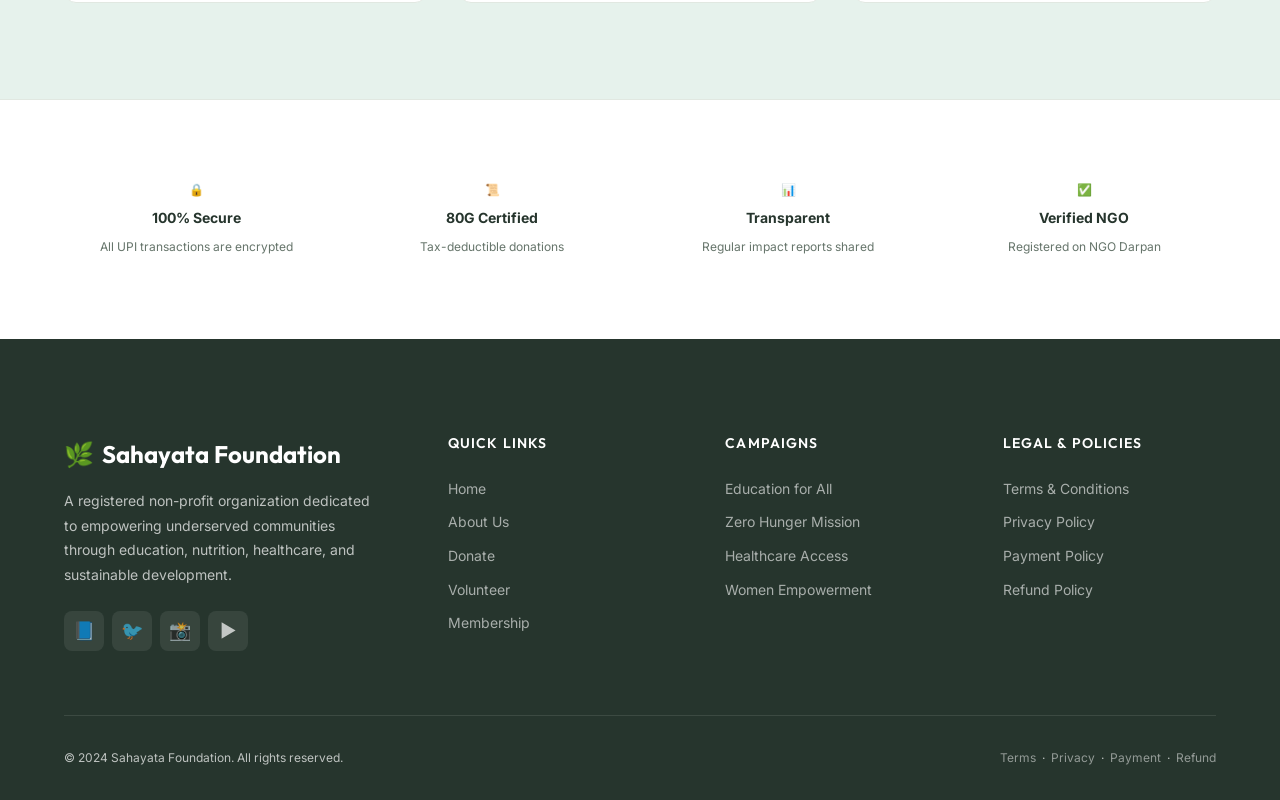
<file: donate.html>
<!DOCTYPE html>
<html lang="en">
<head>
  <meta charset="UTF-8">
  <meta name="viewport" content="width=device-width, initial-scale=1.0">
  <meta name="description" content="Donate to Sahayata Foundation — Support education, food, healthcare campaigns or make a general donation. UPI, QR code, and bank transfer accepted.">
  <title>Donate — Sahayata Foundation</title>
  <link rel="stylesheet" href="css/styles.css">
  <link rel="stylesheet" href="css/pages/donate.css">
  <link rel="icon" href="data:image/svg+xml,<svg xmlns='http://www.w3.org/2000/svg' viewBox='0 0 100 100'><text y='.9em' font-size='90'>🌿</text></svg>">
</head>
<body>

  <!-- ============ HEADER ============ -->
  <header class="header" id="header">
    <div class="container header__inner">
      <a href="index.html" class="header__logo" aria-label="Sahayata Foundation Home">
        <span class="header__logo-icon">🌿</span>
        <span>Sahayata</span>
      </a>
      <nav class="nav" id="nav" aria-label="Main navigation">
        <ul class="nav__list">
          <li><a href="index.html" class="nav__link">Home</a></li>
          <li><a href="about.html" class="nav__link">About Us</a></li>
          <li><a href="donate.html" class="nav__link is-active">Donate</a></li>
          <li><a href="volunteer.html" class="nav__link">Volunteer</a></li>
          <li><a href="membership.html" class="nav__link">Membership</a></li>
          <li><a href="donate.html" class="nav__link nav__cta btn btn--accent btn--sm">Donate Now</a></li>
        </ul>
      </nav>
      <button class="nav-toggle" id="navToggle" aria-label="Toggle navigation" aria-expanded="false">
        <span class="nav-toggle__bar"></span>
        <span class="nav-toggle__bar"></span>
        <span class="nav-toggle__bar"></span>
      </button>
    </div>
    <div class="nav-overlay" id="navOverlay"></div>
  </header>

  <main>
    <!-- ============ PAGE HERO ============ -->
    <section class="page-hero">
      <div class="container page-hero__content">
        <nav class="page-hero__breadcrumb" aria-label="Breadcrumb">
          <a href="index.html">Home</a><span>›</span><span>Donate</span>
        </nav>
        <h1 class="page-hero__title">Make a Donation</h1>
        <p class="page-hero__subtitle">
          Your generosity directly funds education, meals, healthcare, and empowerment programs. 
          Every rupee counts. All donations are eligible for 80G tax deduction.
        </p>
      </div>
    </section>

    <!-- ============ DONATION TYPE TOGGLE ============ -->
    <section class="section" id="donate-section">
      <div class="container">
        <div class="donate-toggle fade-in">
          <button class="donate-toggle__btn is-active" data-tab="campaign" id="toggleCampaign">
            🎯 Campaign Donation
          </button>
          <button class="donate-toggle__btn" data-tab="general" id="toggleGeneral">
            💚 General Donation
          </button>
        </div>

        <!-- ======= CAMPAIGN DONATION ======= -->
        <div class="donate-panel" id="panelCampaign">
          <div class="section-header fade-in">
            <h2 class="section-header__title">Support a Specific Campaign</h2>
            <p class="section-header__subtitle">
              Choose a cause close to your heart and see exactly where your money goes.
            </p>
          </div>

          <div class="campaign-donate-grid">
            <!-- Education -->
            <div class="campaign-donate-card card fade-in" id="education">
              <div class="campaign-donate-card__header" style="background: linear-gradient(135deg, #e8f5e9, #c8e6c9);">
                <span class="campaign-donate-card__emoji">🎓</span>
                <h3>Education for All</h3>
                <p>Help children get the education they deserve</p>
              </div>
              <div class="campaign-donate-card__body">
                <div class="donate-amounts" data-campaign="education">
                  <button class="donate-amount-btn" data-amount="500">₹500</button>
                  <button class="donate-amount-btn" data-amount="1000">₹1,000</button>
                  <button class="donate-amount-btn is-active" data-amount="2500">₹2,500</button>
                  <button class="donate-amount-btn" data-amount="5000">₹5,000</button>
                </div>
                <div class="donate-custom">
                  <label class="form-label" for="customAmtEducation">Or enter custom amount</label>
                  <div class="donate-custom__input-wrap">
                    <span class="donate-custom__currency">₹</span>
                    <input type="number" id="customAmtEducation" class="form-input donate-custom__input" 
                           placeholder="Enter amount" min="100" data-campaign="education">
                  </div>
                </div>
                <div class="donate-impact">
                  <p class="donate-impact__text">
                    <strong>₹2,500</strong> can provide school supplies for 5 children for a month.
                  </p>
                </div>
                <a href="#payment-section" class="btn btn--primary btn--full donate-proceed-btn" 
                   data-campaign="education" data-default="2500">
                  Proceed to Donate ₹2,500 →
                </a>
              </div>
            </div>

            <!-- Food -->
            <div class="campaign-donate-card card fade-in" data-delay="1" id="food">
              <div class="campaign-donate-card__header" style="background: linear-gradient(135deg, #fff3e0, #ffe0b2);">
                <span class="campaign-donate-card__emoji">🍲</span>
                <h3>Zero Hunger Mission</h3>
                <p>Feed a family, fight malnutrition</p>
              </div>
              <div class="campaign-donate-card__body">
                <div class="donate-amounts" data-campaign="food">
                  <button class="donate-amount-btn" data-amount="250">₹250</button>
                  <button class="donate-amount-btn" data-amount="500">₹500</button>
                  <button class="donate-amount-btn is-active" data-amount="1000">₹1,000</button>
                  <button class="donate-amount-btn" data-amount="2500">₹2,500</button>
                </div>
                <div class="donate-custom">
                  <label class="form-label" for="customAmtFood">Or enter custom amount</label>
                  <div class="donate-custom__input-wrap">
                    <span class="donate-custom__currency">₹</span>
                    <input type="number" id="customAmtFood" class="form-input donate-custom__input"
                           placeholder="Enter amount" min="100" data-campaign="food">
                  </div>
                </div>
                <div class="donate-impact">
                  <p class="donate-impact__text">
                    <strong>₹1,000</strong> can provide nutritious meals for 20 children for a week.
                  </p>
                </div>
                <a href="#payment-section" class="btn btn--primary btn--full donate-proceed-btn" 
                   data-campaign="food" data-default="1000">
                  Proceed to Donate ₹1,000 →
                </a>
              </div>
            </div>

            <!-- Medical -->
            <div class="campaign-donate-card card fade-in" data-delay="2" id="medical">
              <div class="campaign-donate-card__header" style="background: linear-gradient(135deg, #e3f2fd, #bbdefb);">
                <span class="campaign-donate-card__emoji">🏥</span>
                <h3>Healthcare Access</h3>
                <p>Enable medical care for remote villages</p>
              </div>
              <div class="campaign-donate-card__body">
                <div class="donate-amounts" data-campaign="medical">
                  <button class="donate-amount-btn" data-amount="500">₹500</button>
                  <button class="donate-amount-btn is-active" data-amount="1000">₹1,000</button>
                  <button class="donate-amount-btn" data-amount="2500">₹2,500</button>
                  <button class="donate-amount-btn" data-amount="5000">₹5,000</button>
                </div>
                <div class="donate-custom">
                  <label class="form-label" for="customAmtMedical">Or enter custom amount</label>
                  <div class="donate-custom__input-wrap">
                    <span class="donate-custom__currency">₹</span>
                    <input type="number" id="customAmtMedical" class="form-input donate-custom__input"
                           placeholder="Enter amount" min="100" data-campaign="medical">
                  </div>
                </div>
                <div class="donate-impact">
                  <p class="donate-impact__text">
                    <strong>₹1,000</strong> can cover a complete health check-up for 10 villagers.
                  </p>
                </div>
                <a href="#payment-section" class="btn btn--primary btn--full donate-proceed-btn" 
                   data-campaign="medical" data-default="1000">
                  Proceed to Donate ₹1,000 →
                </a>
              </div>
            </div>

            <!-- Women -->
            <div class="campaign-donate-card card fade-in" data-delay="3" id="women">
              <div class="campaign-donate-card__header" style="background: linear-gradient(135deg, #fce4ec, #f8bbd0);">
                <span class="campaign-donate-card__emoji">👩‍💼</span>
                <h3>Women Empowerment</h3>
                <p>Support skill training & micro-finance</p>
              </div>
              <div class="campaign-donate-card__body">
                <div class="donate-amounts" data-campaign="women">
                  <button class="donate-amount-btn" data-amount="500">₹500</button>
                  <button class="donate-amount-btn is-active" data-amount="1000">₹1,000</button>
                  <button class="donate-amount-btn" data-amount="2500">₹2,500</button>
                  <button class="donate-amount-btn" data-amount="5000">₹5,000</button>
                </div>
                <div class="donate-custom">
                  <label class="form-label" for="customAmtWomen">Or enter custom amount</label>
                  <div class="donate-custom__input-wrap">
                    <span class="donate-custom__currency">₹</span>
                    <input type="number" id="customAmtWomen" class="form-input donate-custom__input"
                           placeholder="Enter amount" min="100" data-campaign="women">
                  </div>
                </div>
                <div class="donate-impact">
                  <p class="donate-impact__text">
                    <strong>₹1,000</strong> can sponsor a woman's vocational training for a week.
                  </p>
                </div>
                <a href="#payment-section" class="btn btn--primary btn--full donate-proceed-btn" 
                   data-campaign="women" data-default="1000">
                  Proceed to Donate ₹1,000 →
                </a>
              </div>
            </div>
          </div>
        </div>

        <!-- ======= GENERAL DONATION ======= -->
        <div class="donate-panel is-hidden" id="panelGeneral">
          <div class="general-donate fade-in">
            <div class="general-donate__content">
              <h2>Support Our Overall Mission</h2>
              <p>
                Your general donation helps us allocate funds where they're needed most — 
                emergency relief, operational costs, new program launches, and scaling our 
                existing campaigns across more communities.
              </p>

              <div class="donate-amounts" data-campaign="general">
                <button class="donate-amount-btn" data-amount="500">₹500</button>
                <button class="donate-amount-btn" data-amount="1000">₹1,000</button>
                <button class="donate-amount-btn is-active" data-amount="2500">₹2,500</button>
                <button class="donate-amount-btn" data-amount="5000">₹5,000</button>
                <button class="donate-amount-btn" data-amount="10000">₹10,000</button>
                <button class="donate-amount-btn" data-amount="25000">₹25,000</button>
              </div>
              <div class="donate-custom">
                <label class="form-label" for="customAmtGeneral">Or enter custom amount</label>
                <div class="donate-custom__input-wrap">
                  <span class="donate-custom__currency">₹</span>
                  <input type="number" id="customAmtGeneral" class="form-input donate-custom__input"
                         placeholder="Enter amount" min="100" data-campaign="general">
                </div>
              </div>
              <a href="#payment-section" class="btn btn--accent btn--lg btn--full donate-proceed-btn"
                 data-campaign="general" data-default="2500">
                Proceed to Donate ₹2,500 →
              </a>
            </div>

            <div class="general-donate__sidebar card card--flat">
              <h4>Why General Donations Matter</h4>
              <ul class="general-donate__reasons">
                <li>
                  <span class="general-donate__check">✓</span>
                  Funds emergency relief and disaster response
                </li>
                <li>
                  <span class="general-donate__check">✓</span>
                  Helps launch new programs in underserved areas
                </li>
                <li>
                  <span class="general-donate__check">✓</span>
                  Covers operational costs to keep programs running
                </li>
                <li>
                  <span class="general-donate__check">✓</span>
                  Allows flexible allocation to areas of greatest need
                </li>
                <li>
                  <span class="general-donate__check">✓</span>
                  100% tax deductible under Section 80G
                </li>
              </ul>
            </div>
          </div>
        </div>
      </div>
    </section>

    <!-- ============ PAYMENT SECTION ============ -->
    <section class="section payment-section" id="payment-section">
      <div class="container">
        <div class="section-header fade-in">
          <span class="section-header__badge">💳 Payment Details</span>
          <h2 class="section-header__title">Complete Your Donation</h2>
          <p class="section-header__subtitle">
            We accept payments via UPI (Google Pay, PhonePe, Paytm, etc.) and bank transfer. 
            All transactions are secure and verified manually.
          </p>
        </div>

        <div class="payment-grid">
          <!-- UPI QR Code -->
          <div class="payment-card card fade-in">
            <h3 class="payment-card__title">📱 Scan QR Code</h3>
            <div class="payment-card__qr">
              <div class="payment-card__qr-placeholder">
                <span>📱</span>
                <p>UPI QR Code</p>
                <small>Replace with NGO's official UPI QR code image</small>
              </div>
            </div>
            <p class="payment-card__note">
              Open any UPI app → Scan this QR → Enter amount → Complete payment
            </p>
          </div>

          <!-- UPI ID -->
          <div class="payment-card card fade-in" data-delay="1">
            <h3 class="payment-card__title">🔗 UPI ID</h3>
            <div class="payment-card__upi-id">
              <code id="upiId">sahayatafoundation@upi</code>
              <button class="btn btn--ghost btn--sm" id="copyUpiBtn" aria-label="Copy UPI ID">
                📋 Copy
              </button>
            </div>
            <p class="payment-card__upi-hint">
              <strong>Verified UPI ID</strong> — Use this ID in any UPI app to send your donation directly.
            </p>

            <hr class="divider">

            <h4 class="payment-card__subtitle">🏦 Bank Transfer</h4>
            <div class="payment-card__bank-details">
              <div class="bank-detail">
                <strong>Account Name</strong>
                <span>Sahayata Foundation</span>
              </div>
              <div class="bank-detail">
                <strong>Account Number</strong>
                <span>XXXX XXXX XXXX XXXX</span>
              </div>
              <div class="bank-detail">
                <strong>IFSC Code</strong>
                <span>XXXX0XXXXXX</span>
              </div>
              <div class="bank-detail">
                <strong>Bank Name</strong>
                <span>State Bank of India</span>
              </div>
            </div>
          </div>

          <!-- Instructions -->
          <div class="payment-card card fade-in" data-delay="2">
            <h3 class="payment-card__title">📋 How to Donate</h3>
            <ol class="payment-steps">
              <li>
                <span class="payment-step__num">1</span>
                <div>
                  <strong>Choose amount</strong>
                  <p>Select a suggested amount or enter a custom amount above.</p>
                </div>
              </li>
              <li>
                <span class="payment-step__num">2</span>
                <div>
                  <strong>Make payment</strong>
                  <p>Scan the QR code or use the UPI ID / bank transfer details.</p>
                </div>
              </li>
              <li>
                <span class="payment-step__num">3</span>
                <div>
                  <strong>Save screenshot</strong>
                  <p>Take a screenshot of your payment confirmation for your records.</p>
                </div>
              </li>
              <li>
                <span class="payment-step__num">4</span>
                <div>
                  <strong>Share with us (optional)</strong>
                  <p>Email your receipt to <strong>donate@sahayatafoundation.org</strong> for a tax receipt.</p>
                </div>
              </li>
            </ol>

            <div class="alert alert--info" style="margin-top: var(--space-lg);">
              <span>ℹ️</span>
              <div>
                <strong>80G Tax Benefit:</strong> All donations are eligible for tax deduction under Section 80G. 
                Email your payment confirmation to receive your 80G receipt.
              </div>
            </div>
          </div>
        </div>
      </div>
    </section>

    <!-- ============ TRUST SIGNALS ============ -->
    <section class="section--sm trust-section">
      <div class="container">
        <div class="trust-grid fade-in">
          <div class="trust-item">
            <span class="trust-item__icon">🔒</span>
            <strong>100% Secure</strong>
            <span>All UPI transactions are encrypted</span>
          </div>
          <div class="trust-item">
            <span class="trust-item__icon">📜</span>
            <strong>80G Certified</strong>
            <span>Tax-deductible donations</span>
          </div>
          <div class="trust-item">
            <span class="trust-item__icon">📊</span>
            <strong>Transparent</strong>
            <span>Regular impact reports shared</span>
          </div>
          <div class="trust-item">
            <span class="trust-item__icon">✅</span>
            <strong>Verified NGO</strong>
            <span>Registered on NGO Darpan</span>
          </div>
        </div>
      </div>
    </section>
  </main>

  <!-- ============ FOOTER ============ -->
  <footer class="footer" id="footer">
    <div class="container">
      <div class="footer__grid">
        <div class="footer__brand">
          <div class="footer__brand-name"><span>🌿</span> Sahayata Foundation</div>
          <p>A registered non-profit organization dedicated to empowering underserved communities through education, nutrition, healthcare, and sustainable development.</p>
          <div class="footer__social">
            <a href="#" aria-label="Facebook">📘</a>
            <a href="#" aria-label="Twitter">🐦</a>
            <a href="#" aria-label="Instagram">📸</a>
            <a href="#" aria-label="YouTube">▶️</a>
          </div>
        </div>
        <div>
          <h4 class="footer__col-title">Quick Links</h4>
          <ul class="footer__links">
            <li><a href="index.html">Home</a></li>
            <li><a href="about.html">About Us</a></li>
            <li><a href="donate.html">Donate</a></li>
            <li><a href="volunteer.html">Volunteer</a></li>
            <li><a href="membership.html">Membership</a></li>
          </ul>
        </div>
        <div>
          <h4 class="footer__col-title">Campaigns</h4>
          <ul class="footer__links">
            <li><a href="donate.html#education">Education for All</a></li>
            <li><a href="donate.html#food">Zero Hunger Mission</a></li>
            <li><a href="donate.html#medical">Healthcare Access</a></li>
            <li><a href="donate.html#women">Women Empowerment</a></li>
          </ul>
        </div>
        <div>
          <h4 class="footer__col-title">Legal & Policies</h4>
          <ul class="footer__links">
            <li><a href="terms.html">Terms & Conditions</a></li>
            <li><a href="privacy.html">Privacy Policy</a></li>
            <li><a href="payment-policy.html">Payment Policy</a></li>
            <li><a href="refund-policy.html">Refund Policy</a></li>
          </ul>
        </div>
      </div>
      <div class="footer__bottom">
        <p>&copy; 2024 Sahayata Foundation. All rights reserved.</p>
        <p>
          <a href="terms.html">Terms</a> &nbsp;·&nbsp;
          <a href="privacy.html">Privacy</a> &nbsp;·&nbsp;
          <a href="payment-policy.html">Payment</a> &nbsp;·&nbsp;
          <a href="refund-policy.html">Refund</a>
        </p>
      </div>
    </div>
  </footer>

  <button class="back-to-top" id="backToTop" aria-label="Scroll to top">↑</button>

  <script src="js/main.js"></script>
  <script src="js/donate.js"></script>
</body>
</html>
</file>
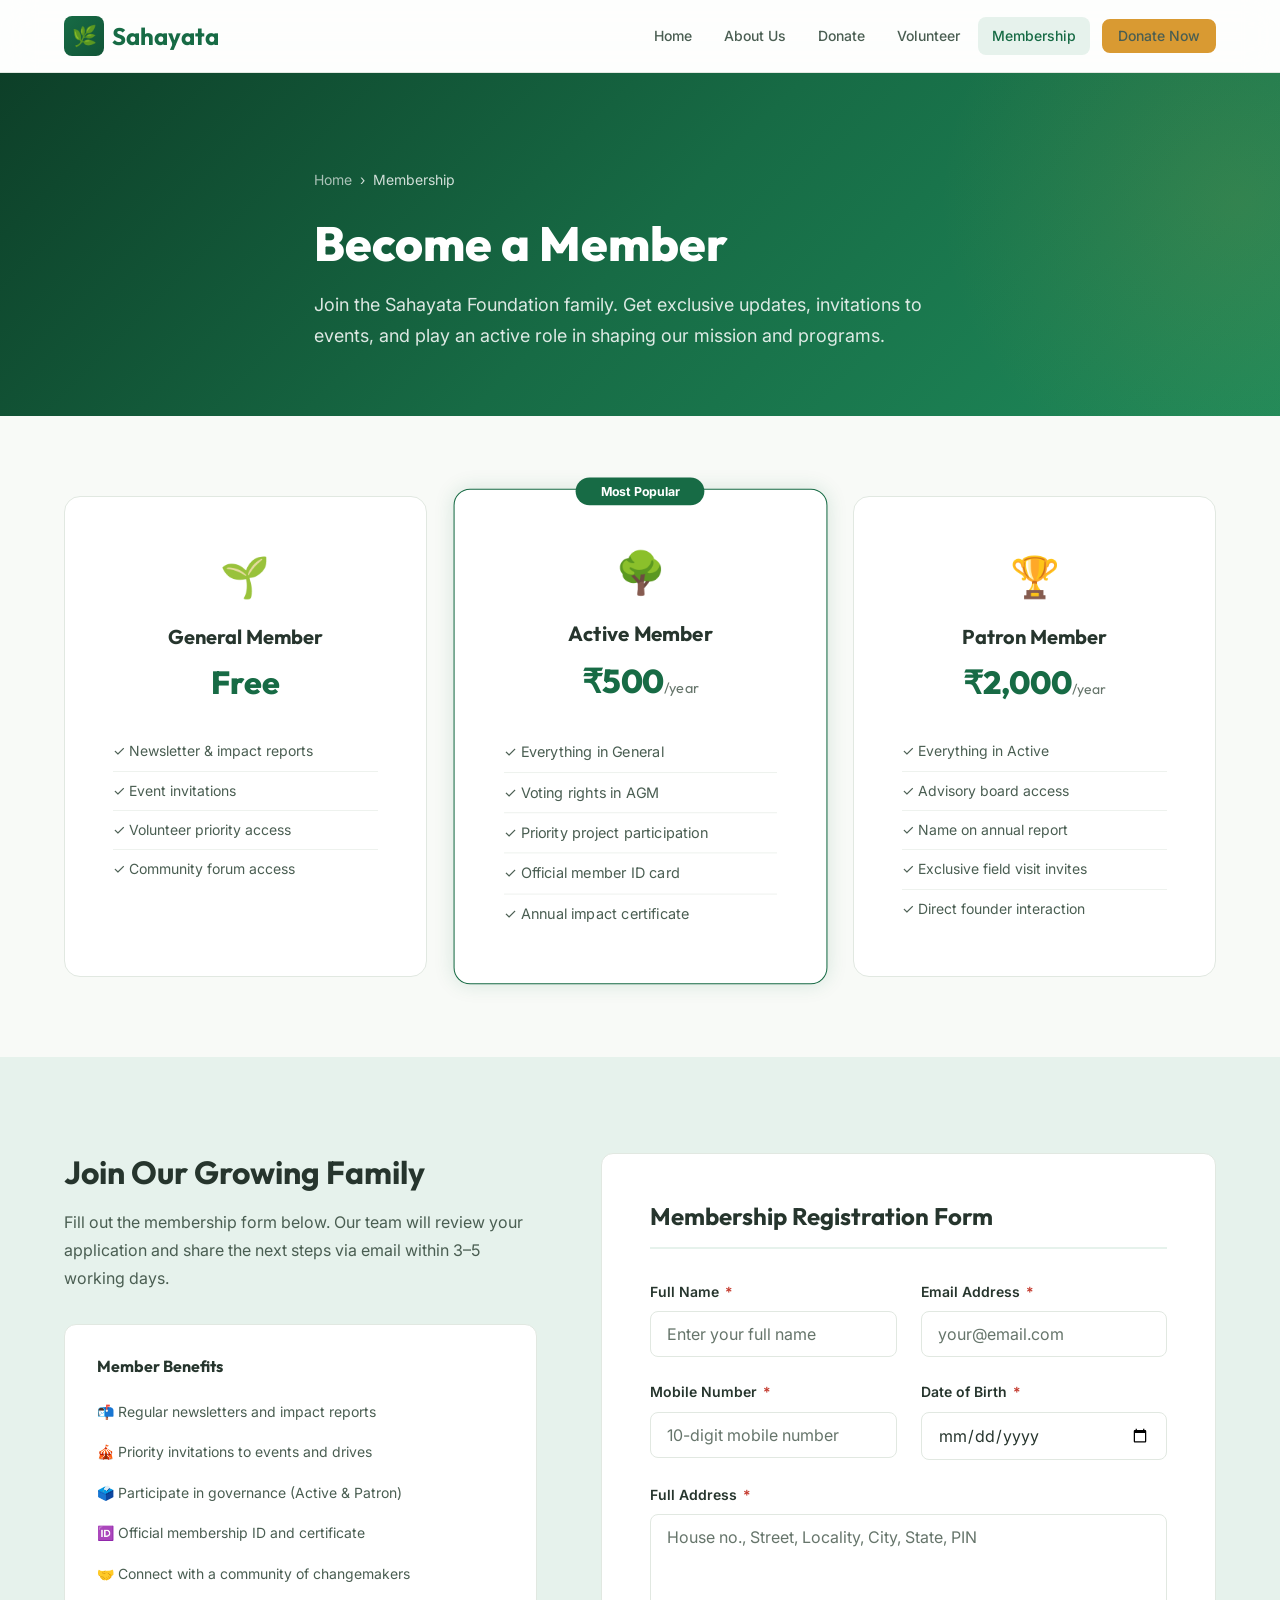
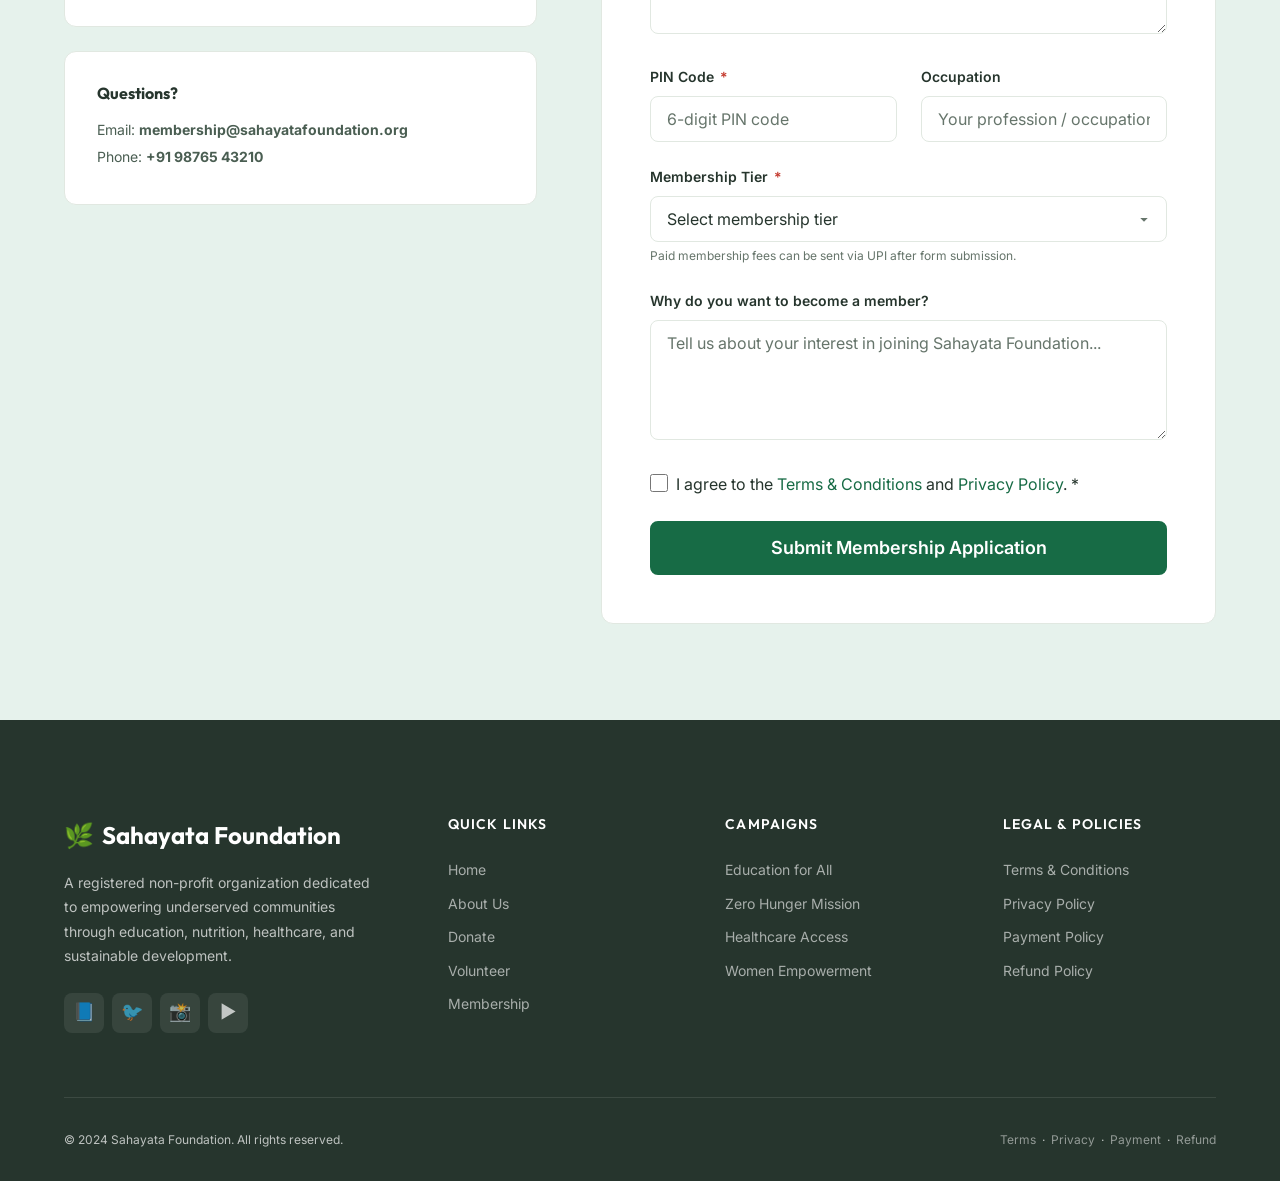
<file: membership.html>
<!DOCTYPE html>
<html lang="en">
<head>
  <meta charset="UTF-8">
  <meta name="viewport" content="width=device-width, initial-scale=1.0">
  <meta name="description" content="Become a member of Sahayata Foundation — Join our family to receive exclusive updates, event invitations, and contribute to our mission.">
  <title>Membership Registration — Sahayata Foundation</title>
  <link rel="stylesheet" href="css/styles.css">
  <link rel="stylesheet" href="css/pages/forms.css">
  <link rel="icon" href="data:image/svg+xml,<svg xmlns='http://www.w3.org/2000/svg' viewBox='0 0 100 100'><text y='.9em' font-size='90'>🌿</text></svg>">
</head>
<body>

  <!-- ============ HEADER ============ -->
  <header class="header" id="header">
    <div class="container header__inner">
      <a href="index.html" class="header__logo" aria-label="Sahayata Foundation Home">
        <span class="header__logo-icon">🌿</span>
        <span>Sahayata</span>
      </a>
      <nav class="nav" id="nav" aria-label="Main navigation">
        <ul class="nav__list">
          <li><a href="index.html" class="nav__link">Home</a></li>
          <li><a href="about.html" class="nav__link">About Us</a></li>
          <li><a href="donate.html" class="nav__link">Donate</a></li>
          <li><a href="volunteer.html" class="nav__link">Volunteer</a></li>
          <li><a href="membership.html" class="nav__link is-active">Membership</a></li>
          <li><a href="donate.html" class="nav__link nav__cta btn btn--accent btn--sm">Donate Now</a></li>
        </ul>
      </nav>
      <button class="nav-toggle" id="navToggle" aria-label="Toggle navigation" aria-expanded="false">
        <span class="nav-toggle__bar"></span>
        <span class="nav-toggle__bar"></span>
        <span class="nav-toggle__bar"></span>
      </button>
    </div>
    <div class="nav-overlay" id="navOverlay"></div>
  </header>

  <main>
    <!-- ============ PAGE HERO ============ -->
    <section class="page-hero">
      <div class="container page-hero__content">
        <nav class="page-hero__breadcrumb" aria-label="Breadcrumb">
          <a href="index.html">Home</a><span>›</span><span>Membership</span>
        </nav>
        <h1 class="page-hero__title">Become a Member</h1>
        <p class="page-hero__subtitle">
          Join the Sahayata Foundation family. Get exclusive updates, invitations to events, 
          and play an active role in shaping our mission and programs.
        </p>
      </div>
    </section>

    <!-- ============ MEMBERSHIP TIERS ============ -->
    <section class="section--sm" id="tiers">
      <div class="container">
        <div class="tier-grid fade-in">
          <div class="tier-card">
            <div class="tier-card__badge">🌱</div>
            <h3>General Member</h3>
            <div class="tier-card__price">Free</div>
            <ul>
              <li>✓ Newsletter & impact reports</li>
              <li>✓ Event invitations</li>
              <li>✓ Volunteer priority access</li>
              <li>✓ Community forum access</li>
            </ul>
          </div>
          <div class="tier-card tier-card--featured">
            <span class="tier-card__popular">Most Popular</span>
            <div class="tier-card__badge">🌳</div>
            <h3>Active Member</h3>
            <div class="tier-card__price">₹500<span>/year</span></div>
            <ul>
              <li>✓ Everything in General</li>
              <li>✓ Voting rights in AGM</li>
              <li>✓ Priority project participation</li>
              <li>✓ Official member ID card</li>
              <li>✓ Annual impact certificate</li>
            </ul>
          </div>
          <div class="tier-card">
            <div class="tier-card__badge">🏆</div>
            <h3>Patron Member</h3>
            <div class="tier-card__price">₹2,000<span>/year</span></div>
            <ul>
              <li>✓ Everything in Active</li>
              <li>✓ Advisory board access</li>
              <li>✓ Name on annual report</li>
              <li>✓ Exclusive field visit invites</li>
              <li>✓ Direct founder interaction</li>
            </ul>
          </div>
        </div>
      </div>
    </section>

    <!-- ============ REGISTRATION FORM ============ -->
    <section class="section form-section" id="register">
      <div class="container">
        <div class="form-layout">
          <div class="form-sidebar fade-in">
            <h2>Join Our Growing Family</h2>
            <p>Fill out the membership form below. Our team will review your application 
              and share the next steps via email within 3–5 working days.</p>

            <div class="form-sidebar__info">
              <h4>Member Benefits</h4>
              <ul>
                <li>📬 Regular newsletters and impact reports</li>
                <li>🎪 Priority invitations to events and drives</li>
                <li>🗳️ Participate in governance (Active & Patron)</li>
                <li>🆔 Official membership ID and certificate</li>
                <li>🤝 Connect with a community of changemakers</li>
              </ul>
            </div>

            <div class="form-sidebar__contact">
              <h4>Questions?</h4>
              <p>Email: <strong>membership@sahayatafoundation.org</strong></p>
              <p>Phone: <strong>+91 98765 43210</strong></p>
            </div>
          </div>

          <div class="form-card card fade-in" data-delay="1">
            <h3 class="form-card__title">Membership Registration Form</h3>
            <div class="form-alert" style="display: none;"></div>

            <form id="membershipForm" novalidate>
              <div class="form-row">
                <div class="form-group">
                  <label class="form-label" for="memName">Full Name <span class="required">*</span></label>
                  <input type="text" id="memName" name="name" class="form-input"
                         placeholder="Enter your full name" data-validate="required|minLength:3" required>
                  <span class="form-error"></span>
                </div>
                <div class="form-group">
                  <label class="form-label" for="memEmail">Email Address <span class="required">*</span></label>
                  <input type="email" id="memEmail" name="email" class="form-input"
                         placeholder="your@email.com" data-validate="required|email" required>
                  <span class="form-error"></span>
                </div>
              </div>

              <div class="form-row">
                <div class="form-group">
                  <label class="form-label" for="memPhone">Mobile Number <span class="required">*</span></label>
                  <input type="tel" id="memPhone" name="phone" class="form-input"
                         placeholder="10-digit mobile number" data-validate="required|phone" required>
                  <span class="form-error"></span>
                </div>
                <div class="form-group">
                  <label class="form-label" for="memDob">Date of Birth <span class="required">*</span></label>
                  <input type="date" id="memDob" name="date_of_birth" class="form-input"
                         data-validate="required" required>
                  <span class="form-error"></span>
                </div>
              </div>

              <div class="form-group">
                <label class="form-label" for="memAddress">Full Address <span class="required">*</span></label>
                <textarea id="memAddress" name="address" class="form-textarea" rows="3"
                          placeholder="House no., Street, Locality, City, State, PIN"
                          data-validate="required|minLength:15" required></textarea>
                <span class="form-error"></span>
              </div>

              <div class="form-row">
                <div class="form-group">
                  <label class="form-label" for="memPin">PIN Code <span class="required">*</span></label>
                  <input type="text" id="memPin" name="pin_code" class="form-input"
                         placeholder="6-digit PIN code" maxlength="6" data-validate="required|pin" required>
                  <span class="form-error"></span>
                </div>
                <div class="form-group">
                  <label class="form-label" for="memOccupation">Occupation</label>
                  <input type="text" id="memOccupation" name="occupation" class="form-input"
                         placeholder="Your profession / occupation">
                </div>
              </div>

              <div class="form-group">
                <label class="form-label" for="memTier">Membership Tier <span class="required">*</span></label>
                <select id="memTier" name="membership_tier" class="form-select" data-validate="required" required>
                  <option value="">Select membership tier</option>
                  <option value="general">General Member (Free)</option>
                  <option value="active">Active Member (₹500/year)</option>
                  <option value="patron">Patron Member (₹2,000/year)</option>
                </select>
                <span class="form-error"></span>
                <p class="form-hint">Paid membership fees can be sent via UPI after form submission.</p>
              </div>

              <div class="form-group">
                <label class="form-label" for="memMotivation">Why do you want to become a member?</label>
                <textarea id="memMotivation" name="motivation" class="form-textarea"
                          placeholder="Tell us about your interest in joining Sahayata Foundation..."></textarea>
              </div>

              <div class="form-group">
                <label class="form-checkbox">
                  <input type="checkbox" name="terms_accepted" data-validate="checked" required>
                  <span>I agree to the <a href="terms.html" target="_blank">Terms & Conditions</a> and <a href="privacy.html" target="_blank">Privacy Policy</a>. <span class="required">*</span></span>
                </label>
                <span class="form-error"></span>
              </div>

              <button type="submit" class="btn btn--primary btn--lg btn--full" id="memSubmitBtn">
                Submit Membership Application
              </button>
            </form>
          </div>
        </div>
      </div>
    </section>
  </main>

  <!-- ============ FOOTER ============ -->
  <footer class="footer" id="footer">
    <div class="container">
      <div class="footer__grid">
        <div class="footer__brand">
          <div class="footer__brand-name"><span>🌿</span> Sahayata Foundation</div>
          <p>A registered non-profit organization dedicated to empowering underserved communities through education, nutrition, healthcare, and sustainable development.</p>
          <div class="footer__social">
            <a href="#" aria-label="Facebook">📘</a>
            <a href="#" aria-label="Twitter">🐦</a>
            <a href="#" aria-label="Instagram">📸</a>
            <a href="#" aria-label="YouTube">▶️</a>
          </div>
        </div>
        <div>
          <h4 class="footer__col-title">Quick Links</h4>
          <ul class="footer__links">
            <li><a href="index.html">Home</a></li>
            <li><a href="about.html">About Us</a></li>
            <li><a href="donate.html">Donate</a></li>
            <li><a href="volunteer.html">Volunteer</a></li>
            <li><a href="membership.html">Membership</a></li>
          </ul>
        </div>
        <div>
          <h4 class="footer__col-title">Campaigns</h4>
          <ul class="footer__links">
            <li><a href="donate.html#education">Education for All</a></li>
            <li><a href="donate.html#food">Zero Hunger Mission</a></li>
            <li><a href="donate.html#medical">Healthcare Access</a></li>
            <li><a href="donate.html#women">Women Empowerment</a></li>
          </ul>
        </div>
        <div>
          <h4 class="footer__col-title">Legal & Policies</h4>
          <ul class="footer__links">
            <li><a href="terms.html">Terms & Conditions</a></li>
            <li><a href="privacy.html">Privacy Policy</a></li>
            <li><a href="payment-policy.html">Payment Policy</a></li>
            <li><a href="refund-policy.html">Refund Policy</a></li>
          </ul>
        </div>
      </div>
      <div class="footer__bottom">
        <p>&copy; 2024 Sahayata Foundation. All rights reserved.</p>
        <p><a href="terms.html">Terms</a> &nbsp;·&nbsp; <a href="privacy.html">Privacy</a> &nbsp;·&nbsp; <a href="payment-policy.html">Payment</a> &nbsp;·&nbsp; <a href="refund-policy.html">Refund</a></p>
      </div>
    </div>
  </footer>

  <button class="back-to-top" id="backToTop" aria-label="Scroll to top">↑</button>
  <script src="js/main.js"></script>
  <script>
    document.addEventListener('DOMContentLoaded', () => {
      // REPLACE this endpoint with your actual form service URL
      const FORM_ENDPOINT = 'https://your-form-service.com/membership';

      FormValidator.init('#membershipForm', (form) => {
        FormSubmitter.submit(form, FORM_ENDPOINT);
      });
    });
  </script>
</body>
</html>
</file>
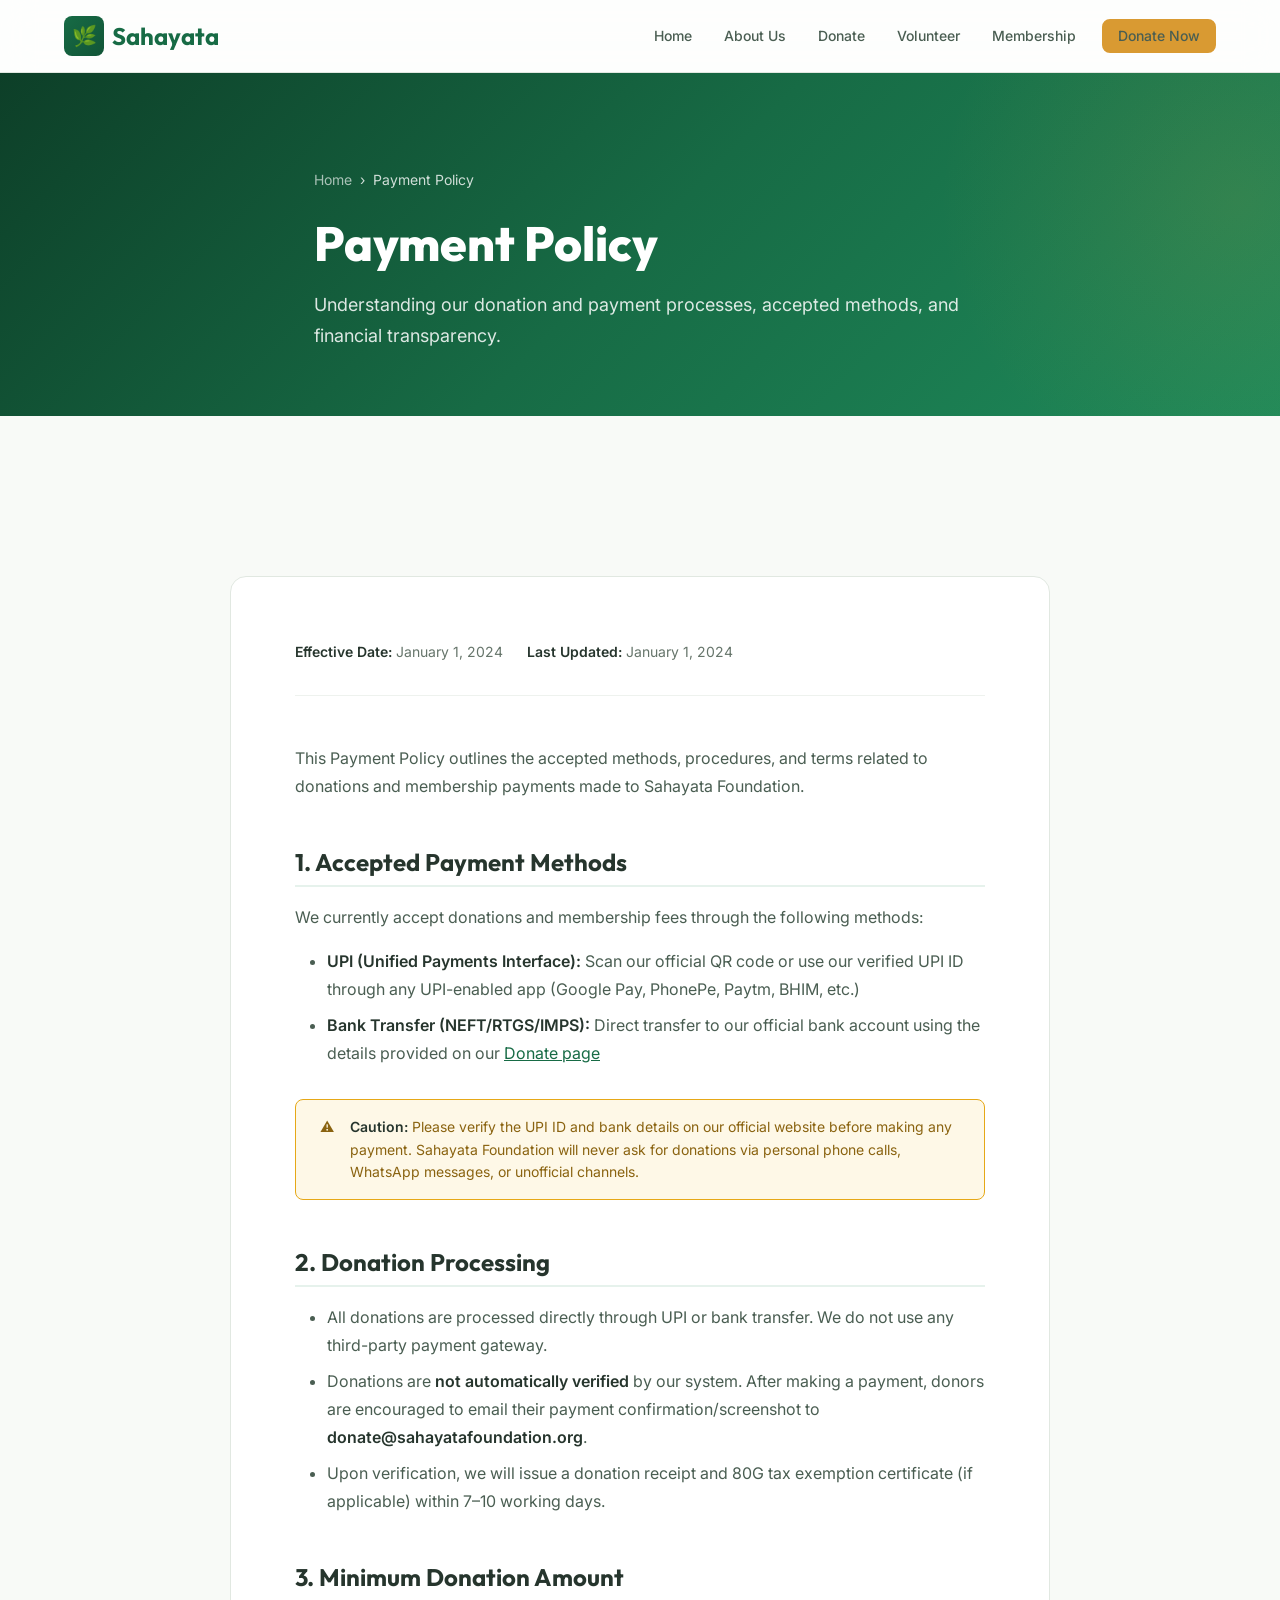
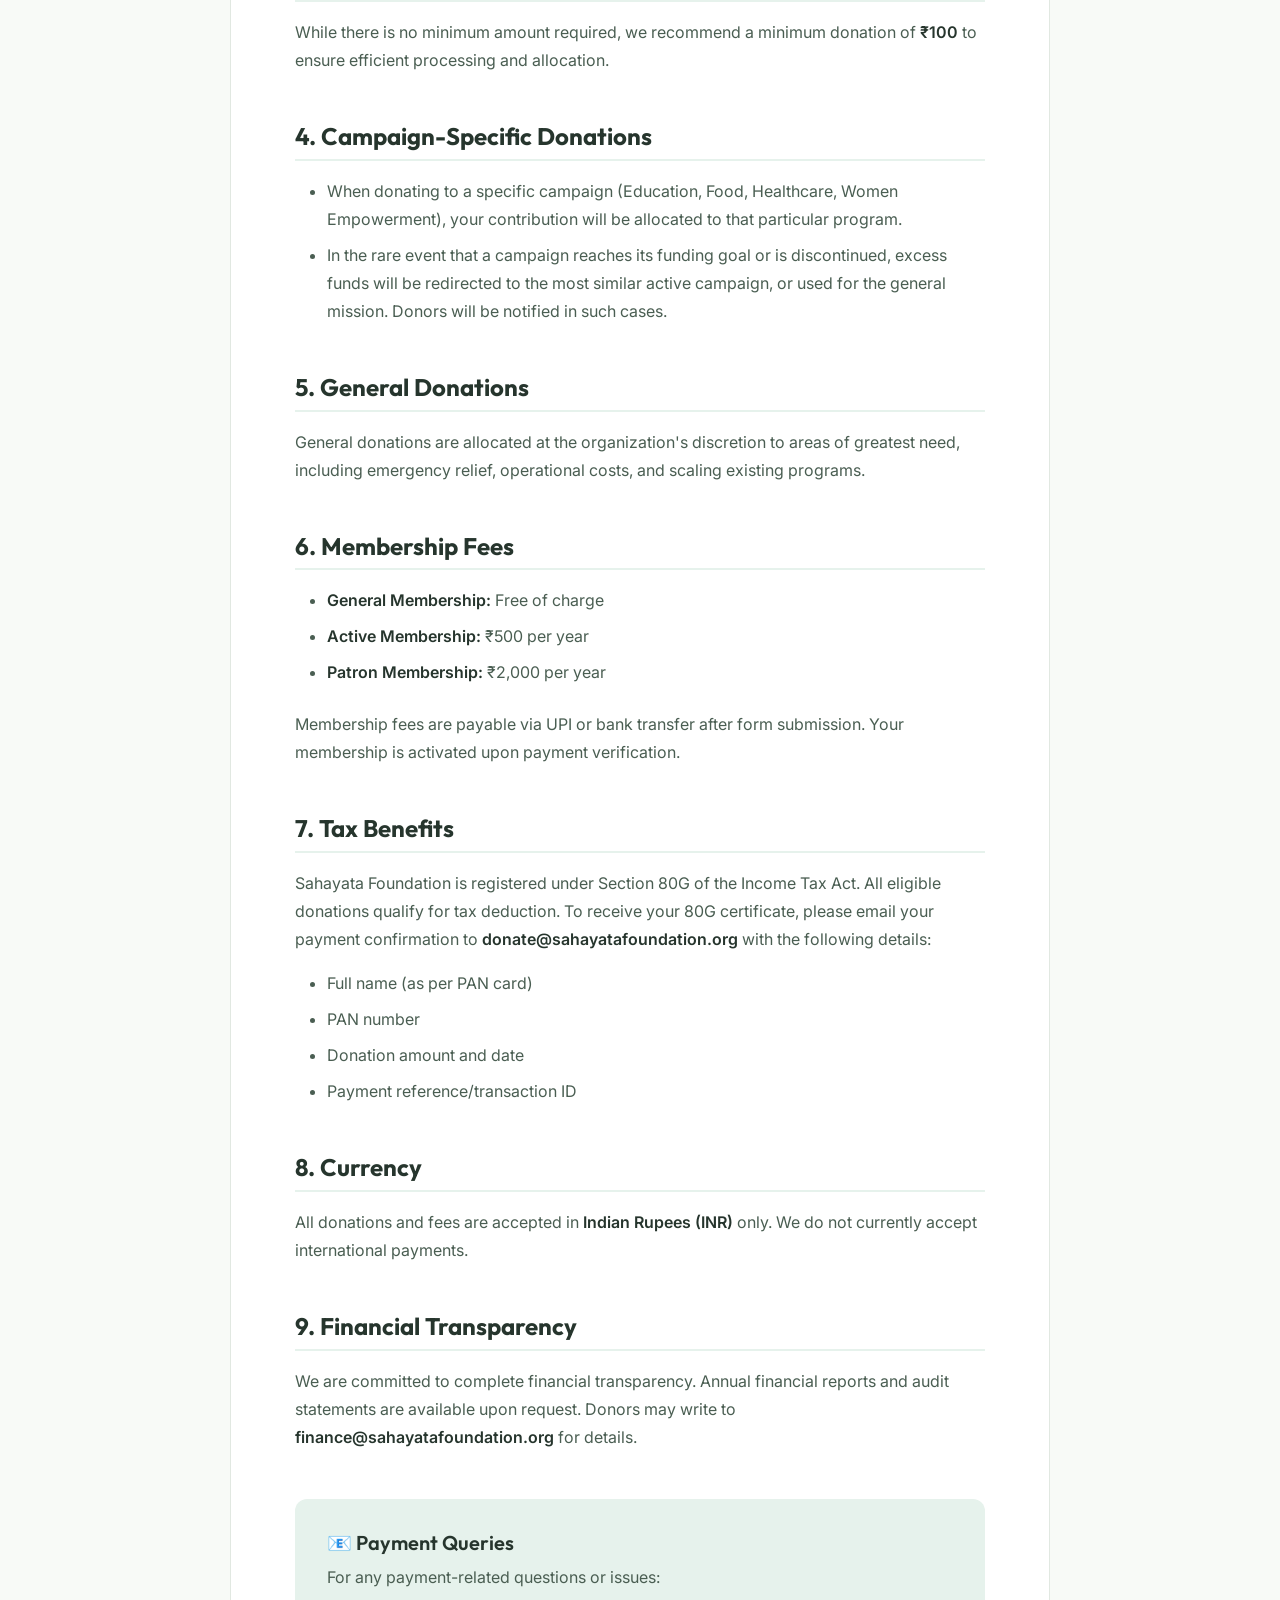
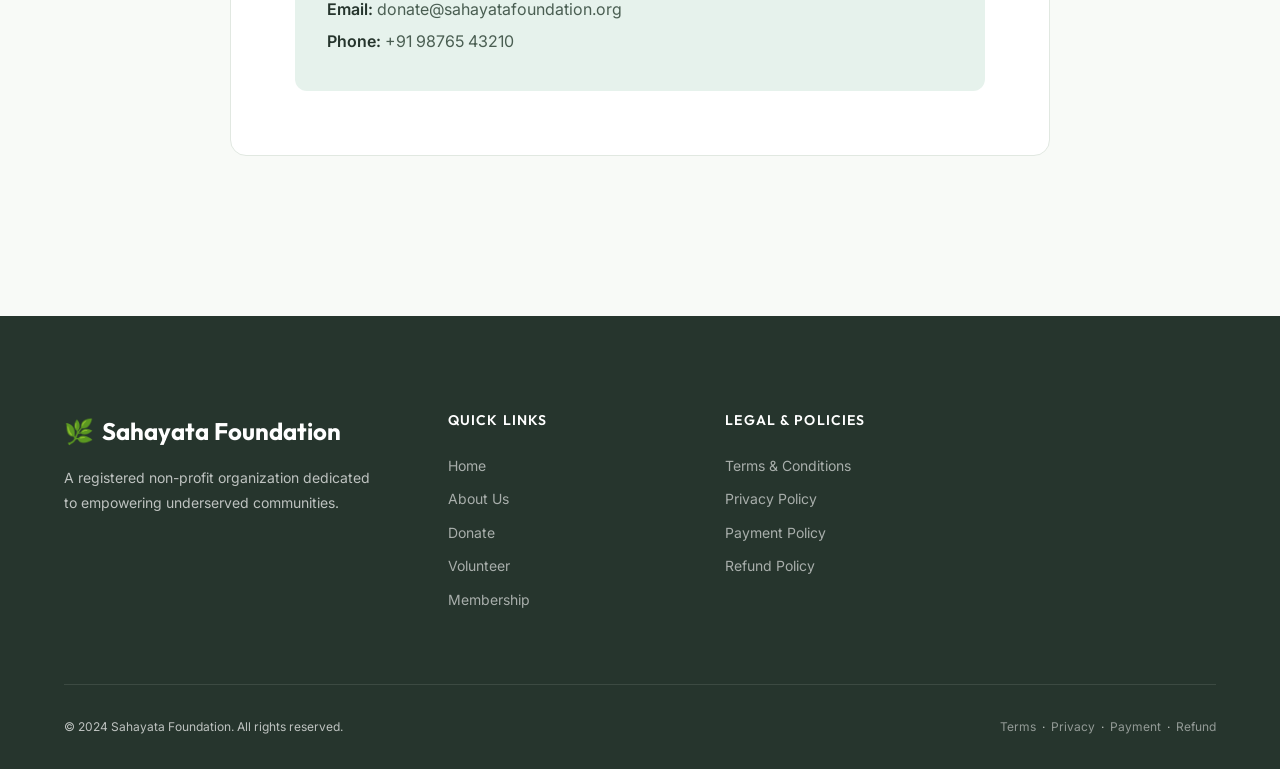
<file: payment-policy.html>
<!DOCTYPE html>
<html lang="en">
<head>
  <meta charset="UTF-8">
  <meta name="viewport" content="width=device-width, initial-scale=1.0">
  <meta name="description" content="Payment Policy — Learn about accepted payment methods, donation processing, and financial transparency at Sahayata Foundation.">
  <title>Payment Policy — Sahayata Foundation</title>
  <link rel="stylesheet" href="css/styles.css">
  <link rel="stylesheet" href="css/pages/policy.css">
  <link rel="icon" href="data:image/svg+xml,<svg xmlns='http://www.w3.org/2000/svg' viewBox='0 0 100 100'><text y='.9em' font-size='90'>🌿</text></svg>">
</head>
<body>

  <header class="header" id="header">
    <div class="container header__inner">
      <a href="index.html" class="header__logo"><span class="header__logo-icon">🌿</span><span>Sahayata</span></a>
      <nav class="nav" id="nav" aria-label="Main navigation">
        <ul class="nav__list">
          <li><a href="index.html" class="nav__link">Home</a></li>
          <li><a href="about.html" class="nav__link">About Us</a></li>
          <li><a href="donate.html" class="nav__link">Donate</a></li>
          <li><a href="volunteer.html" class="nav__link">Volunteer</a></li>
          <li><a href="membership.html" class="nav__link">Membership</a></li>
          <li><a href="donate.html" class="nav__link nav__cta btn btn--accent btn--sm">Donate Now</a></li>
        </ul>
      </nav>
      <button class="nav-toggle" id="navToggle" aria-label="Toggle navigation"><span class="nav-toggle__bar"></span><span class="nav-toggle__bar"></span><span class="nav-toggle__bar"></span></button>
    </div>
    <div class="nav-overlay" id="navOverlay"></div>
  </header>

  <main>
    <section class="page-hero">
      <div class="container page-hero__content">
        <nav class="page-hero__breadcrumb" aria-label="Breadcrumb"><a href="index.html">Home</a><span>›</span><span>Payment Policy</span></nav>
        <h1 class="page-hero__title">Payment Policy</h1>
        <p class="page-hero__subtitle">Understanding our donation and payment processes, accepted methods, and financial transparency.</p>
      </div>
    </section>

    <section class="section">
      <div class="container policy-content">
        <div class="policy-card fade-in">
          <div class="policy-meta">
            <span><strong>Effective Date:</strong> January 1, 2024</span>
            <span><strong>Last Updated:</strong> January 1, 2024</span>
          </div>

          <p>This Payment Policy outlines the accepted methods, procedures, and terms related to donations 
            and membership payments made to Sahayata Foundation.</p>

          <h2>1. Accepted Payment Methods</h2>
          <p>We currently accept donations and membership fees through the following methods:</p>
          <ul>
            <li><strong>UPI (Unified Payments Interface):</strong> Scan our official QR code or use our verified UPI ID through any UPI-enabled app (Google Pay, PhonePe, Paytm, BHIM, etc.)</li>
            <li><strong>Bank Transfer (NEFT/RTGS/IMPS):</strong> Direct transfer to our official bank account using the details provided on our <a href="donate.html#payment-section">Donate page</a></li>
          </ul>

          <div class="alert alert--warning">
            <span>⚠️</span>
            <div><strong>Caution:</strong> Please verify the UPI ID and bank details on our official website before making any payment. Sahayata Foundation will never ask for donations via personal phone calls, WhatsApp messages, or unofficial channels.</div>
          </div>

          <h2>2. Donation Processing</h2>
          <ul>
            <li>All donations are processed directly through UPI or bank transfer. We do not use any third-party payment gateway.</li>
            <li>Donations are <strong>not automatically verified</strong> by our system. After making a payment, donors are encouraged to email their payment confirmation/screenshot to <strong>donate@sahayatafoundation.org</strong>.</li>
            <li>Upon verification, we will issue a donation receipt and 80G tax exemption certificate (if applicable) within 7–10 working days.</li>
          </ul>

          <h2>3. Minimum Donation Amount</h2>
          <p>While there is no minimum amount required, we recommend a minimum donation of <strong>₹100</strong> to ensure efficient processing and allocation.</p>

          <h2>4. Campaign-Specific Donations</h2>
          <ul>
            <li>When donating to a specific campaign (Education, Food, Healthcare, Women Empowerment), your contribution will be allocated to that particular program.</li>
            <li>In the rare event that a campaign reaches its funding goal or is discontinued, excess funds will be redirected to the most similar active campaign, or used for the general mission. Donors will be notified in such cases.</li>
          </ul>

          <h2>5. General Donations</h2>
          <p>General donations are allocated at the organization's discretion to areas of greatest need, including emergency relief, operational costs, and scaling existing programs.</p>

          <h2>6. Membership Fees</h2>
          <ul>
            <li><strong>General Membership:</strong> Free of charge</li>
            <li><strong>Active Membership:</strong> ₹500 per year</li>
            <li><strong>Patron Membership:</strong> ₹2,000 per year</li>
          </ul>
          <p>Membership fees are payable via UPI or bank transfer after form submission. Your membership is activated upon payment verification.</p>

          <h2>7. Tax Benefits</h2>
          <p>Sahayata Foundation is registered under Section 80G of the Income Tax Act. All eligible donations qualify for tax deduction. To receive your 80G certificate, please email your payment confirmation to <strong>donate@sahayatafoundation.org</strong> with the following details:</p>
          <ul>
            <li>Full name (as per PAN card)</li>
            <li>PAN number</li>
            <li>Donation amount and date</li>
            <li>Payment reference/transaction ID</li>
          </ul>

          <h2>8. Currency</h2>
          <p>All donations and fees are accepted in <strong>Indian Rupees (INR)</strong> only. We do not currently accept international payments.</p>

          <h2>9. Financial Transparency</h2>
          <p>We are committed to complete financial transparency. Annual financial reports and audit statements are available upon request. Donors may write to <strong>finance@sahayatafoundation.org</strong> for details.</p>

          <div class="policy-contact">
            <h3>📧 Payment Queries</h3>
            <p>For any payment-related questions or issues:</p>
            <p><strong>Email:</strong> donate@sahayatafoundation.org</p>
            <p><strong>Phone:</strong> +91 98765 43210</p>
          </div>
        </div>
      </div>
    </section>
  </main>

  <footer class="footer" id="footer">
    <div class="container">
      <div class="footer__grid">
        <div class="footer__brand">
          <div class="footer__brand-name"><span>🌿</span> Sahayata Foundation</div>
          <p>A registered non-profit organization dedicated to empowering underserved communities.</p>
        </div>
        <div>
          <h4 class="footer__col-title">Quick Links</h4>
          <ul class="footer__links"><li><a href="index.html">Home</a></li><li><a href="about.html">About Us</a></li><li><a href="donate.html">Donate</a></li><li><a href="volunteer.html">Volunteer</a></li><li><a href="membership.html">Membership</a></li></ul>
        </div>
        <div>
          <h4 class="footer__col-title">Legal & Policies</h4>
          <ul class="footer__links"><li><a href="terms.html">Terms & Conditions</a></li><li><a href="privacy.html">Privacy Policy</a></li><li><a href="payment-policy.html">Payment Policy</a></li><li><a href="refund-policy.html">Refund Policy</a></li></ul>
        </div>
      </div>
      <div class="footer__bottom">
        <p>&copy; 2024 Sahayata Foundation. All rights reserved.</p>
        <p><a href="terms.html">Terms</a> &nbsp;·&nbsp; <a href="privacy.html">Privacy</a> &nbsp;·&nbsp; <a href="payment-policy.html">Payment</a> &nbsp;·&nbsp; <a href="refund-policy.html">Refund</a></p>
      </div>
    </div>
  </footer>

  <button class="back-to-top" id="backToTop" aria-label="Scroll to top">↑</button>
  <script src="js/main.js"></script>
</body>
</html>
</file>
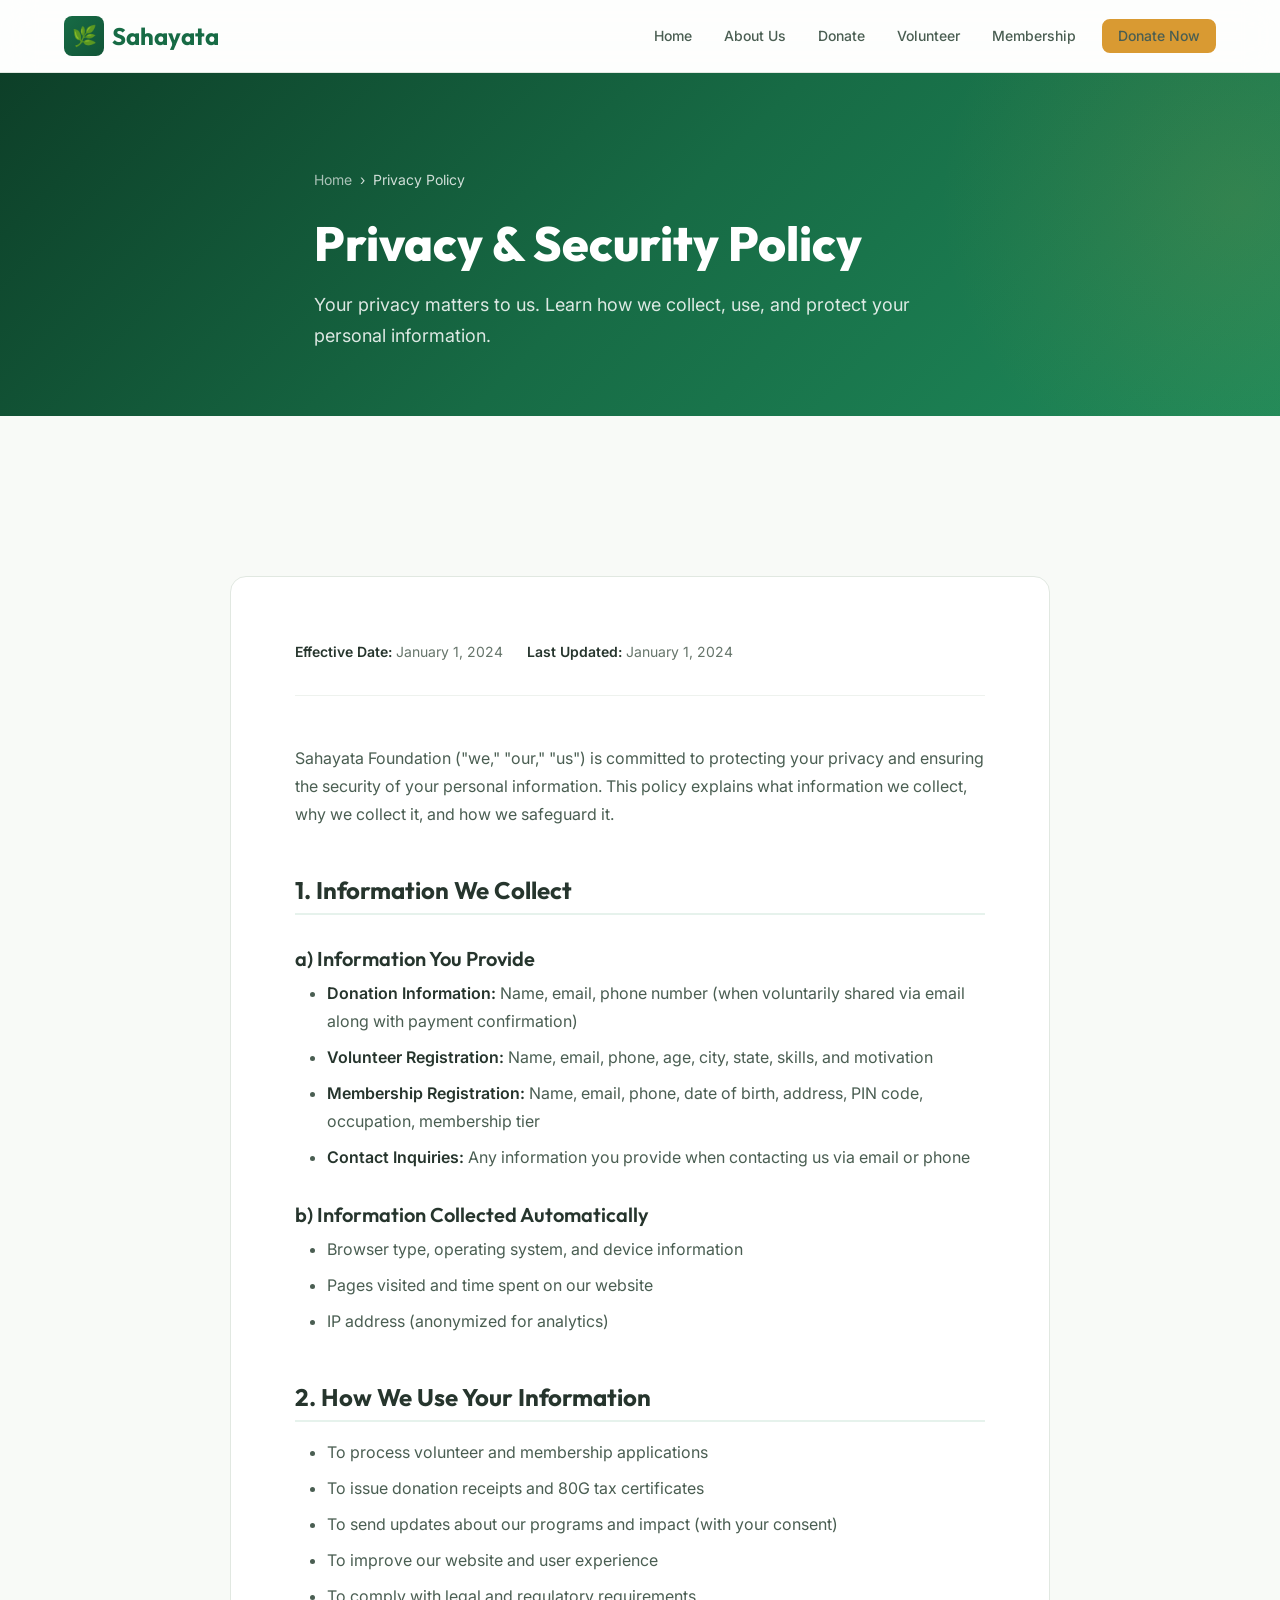
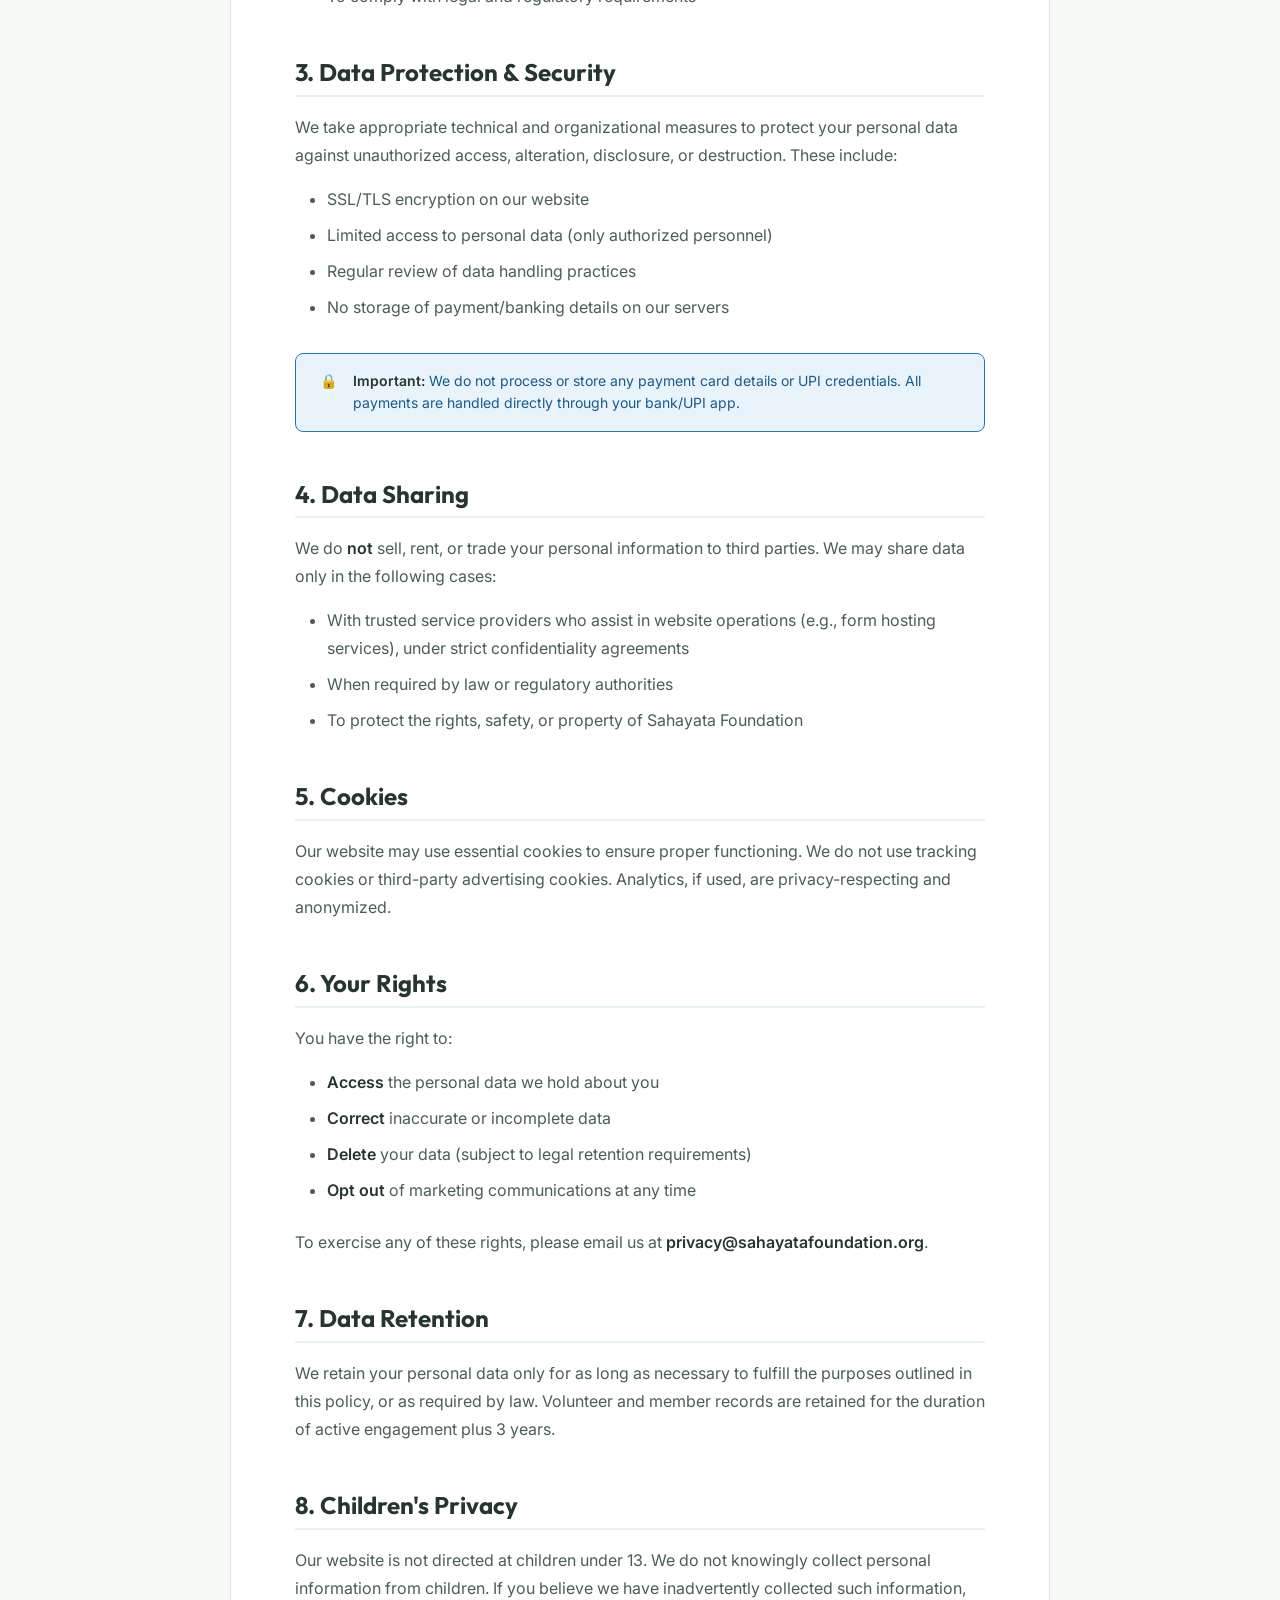
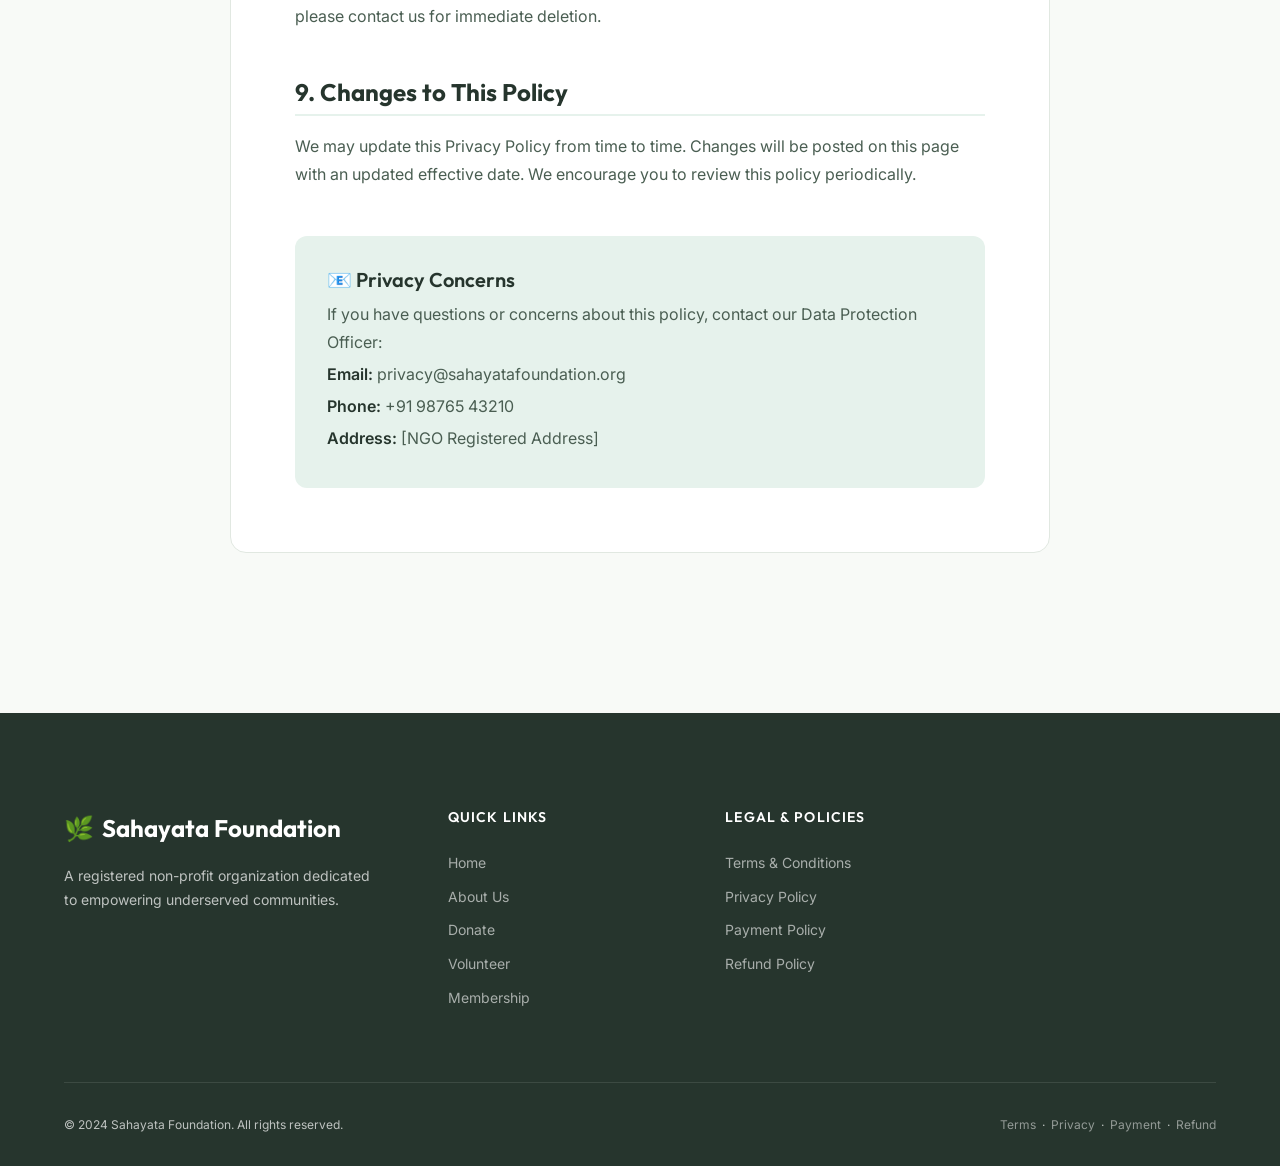
<file: privacy.html>
<!DOCTYPE html>
<html lang="en">
<head>
  <meta charset="UTF-8">
  <meta name="viewport" content="width=device-width, initial-scale=1.0">
  <meta name="description" content="Privacy and Security Policy — How Sahayata Foundation collects, uses, protects, and stores your personal information.">
  <title>Privacy & Security Policy — Sahayata Foundation</title>
  <link rel="stylesheet" href="css/styles.css">
  <link rel="stylesheet" href="css/pages/policy.css">
  <link rel="icon" href="data:image/svg+xml,<svg xmlns='http://www.w3.org/2000/svg' viewBox='0 0 100 100'><text y='.9em' font-size='90'>🌿</text></svg>">
</head>
<body>

  <header class="header" id="header">
    <div class="container header__inner">
      <a href="index.html" class="header__logo"><span class="header__logo-icon">🌿</span><span>Sahayata</span></a>
      <nav class="nav" id="nav" aria-label="Main navigation">
        <ul class="nav__list">
          <li><a href="index.html" class="nav__link">Home</a></li>
          <li><a href="about.html" class="nav__link">About Us</a></li>
          <li><a href="donate.html" class="nav__link">Donate</a></li>
          <li><a href="volunteer.html" class="nav__link">Volunteer</a></li>
          <li><a href="membership.html" class="nav__link">Membership</a></li>
          <li><a href="donate.html" class="nav__link nav__cta btn btn--accent btn--sm">Donate Now</a></li>
        </ul>
      </nav>
      <button class="nav-toggle" id="navToggle" aria-label="Toggle navigation"><span class="nav-toggle__bar"></span><span class="nav-toggle__bar"></span><span class="nav-toggle__bar"></span></button>
    </div>
    <div class="nav-overlay" id="navOverlay"></div>
  </header>

  <main>
    <section class="page-hero">
      <div class="container page-hero__content">
        <nav class="page-hero__breadcrumb" aria-label="Breadcrumb"><a href="index.html">Home</a><span>›</span><span>Privacy Policy</span></nav>
        <h1 class="page-hero__title">Privacy & Security Policy</h1>
        <p class="page-hero__subtitle">Your privacy matters to us. Learn how we collect, use, and protect your personal information.</p>
      </div>
    </section>

    <section class="section">
      <div class="container policy-content">
        <div class="policy-card fade-in">
          <div class="policy-meta">
            <span><strong>Effective Date:</strong> January 1, 2024</span>
            <span><strong>Last Updated:</strong> January 1, 2024</span>
          </div>

          <p>Sahayata Foundation ("we," "our," "us") is committed to protecting your privacy and ensuring the security of your personal information. This policy explains what information we collect, why we collect it, and how we safeguard it.</p>

          <h2>1. Information We Collect</h2>
          <h3>a) Information You Provide</h3>
          <ul>
            <li><strong>Donation Information:</strong> Name, email, phone number (when voluntarily shared via email along with payment confirmation)</li>
            <li><strong>Volunteer Registration:</strong> Name, email, phone, age, city, state, skills, and motivation</li>
            <li><strong>Membership Registration:</strong> Name, email, phone, date of birth, address, PIN code, occupation, membership tier</li>
            <li><strong>Contact Inquiries:</strong> Any information you provide when contacting us via email or phone</li>
          </ul>
          
          <h3>b) Information Collected Automatically</h3>
          <ul>
            <li>Browser type, operating system, and device information</li>
            <li>Pages visited and time spent on our website</li>
            <li>IP address (anonymized for analytics)</li>
          </ul>

          <h2>2. How We Use Your Information</h2>
          <ul>
            <li>To process volunteer and membership applications</li>
            <li>To issue donation receipts and 80G tax certificates</li>
            <li>To send updates about our programs and impact (with your consent)</li>
            <li>To improve our website and user experience</li>
            <li>To comply with legal and regulatory requirements</li>
          </ul>

          <h2>3. Data Protection & Security</h2>
          <p>We take appropriate technical and organizational measures to protect your personal data against unauthorized access, alteration, disclosure, or destruction. These include:</p>
          <ul>
            <li>SSL/TLS encryption on our website</li>
            <li>Limited access to personal data (only authorized personnel)</li>
            <li>Regular review of data handling practices</li>
            <li>No storage of payment/banking details on our servers</li>
          </ul>

          <div class="alert alert--info">
            <span>🔒</span>
            <div><strong>Important:</strong> We do not process or store any payment card details or UPI credentials. All payments are handled directly through your bank/UPI app.</div>
          </div>

          <h2>4. Data Sharing</h2>
          <p>We do <strong>not</strong> sell, rent, or trade your personal information to third parties. We may share data only in the following cases:</p>
          <ul>
            <li>With trusted service providers who assist in website operations (e.g., form hosting services), under strict confidentiality agreements</li>
            <li>When required by law or regulatory authorities</li>
            <li>To protect the rights, safety, or property of Sahayata Foundation</li>
          </ul>

          <h2>5. Cookies</h2>
          <p>Our website may use essential cookies to ensure proper functioning. We do not use tracking cookies or third-party advertising cookies. Analytics, if used, are privacy-respecting and anonymized.</p>

          <h2>6. Your Rights</h2>
          <p>You have the right to:</p>
          <ul>
            <li><strong>Access</strong> the personal data we hold about you</li>
            <li><strong>Correct</strong> inaccurate or incomplete data</li>
            <li><strong>Delete</strong> your data (subject to legal retention requirements)</li>
            <li><strong>Opt out</strong> of marketing communications at any time</li>
          </ul>
          <p>To exercise any of these rights, please email us at <strong>privacy@sahayatafoundation.org</strong>.</p>

          <h2>7. Data Retention</h2>
          <p>We retain your personal data only for as long as necessary to fulfill the purposes outlined in this policy, or as required by law. Volunteer and member records are retained for the duration of active engagement plus 3 years.</p>

          <h2>8. Children's Privacy</h2>
          <p>Our website is not directed at children under 13. We do not knowingly collect personal information from children. If you believe we have inadvertently collected such information, please contact us for immediate deletion.</p>

          <h2>9. Changes to This Policy</h2>
          <p>We may update this Privacy Policy from time to time. Changes will be posted on this page with an updated effective date. We encourage you to review this policy periodically.</p>

          <div class="policy-contact">
            <h3>📧 Privacy Concerns</h3>
            <p>If you have questions or concerns about this policy, contact our Data Protection Officer:</p>
            <p><strong>Email:</strong> privacy@sahayatafoundation.org</p>
            <p><strong>Phone:</strong> +91 98765 43210</p>
            <p><strong>Address:</strong> [NGO Registered Address]</p>
          </div>
        </div>
      </div>
    </section>
  </main>

  <footer class="footer" id="footer">
    <div class="container">
      <div class="footer__grid">
        <div class="footer__brand">
          <div class="footer__brand-name"><span>🌿</span> Sahayata Foundation</div>
          <p>A registered non-profit organization dedicated to empowering underserved communities.</p>
        </div>
        <div>
          <h4 class="footer__col-title">Quick Links</h4>
          <ul class="footer__links"><li><a href="index.html">Home</a></li><li><a href="about.html">About Us</a></li><li><a href="donate.html">Donate</a></li><li><a href="volunteer.html">Volunteer</a></li><li><a href="membership.html">Membership</a></li></ul>
        </div>
        <div>
          <h4 class="footer__col-title">Legal & Policies</h4>
          <ul class="footer__links"><li><a href="terms.html">Terms & Conditions</a></li><li><a href="privacy.html">Privacy Policy</a></li><li><a href="payment-policy.html">Payment Policy</a></li><li><a href="refund-policy.html">Refund Policy</a></li></ul>
        </div>
      </div>
      <div class="footer__bottom">
        <p>&copy; 2024 Sahayata Foundation. All rights reserved.</p>
        <p><a href="terms.html">Terms</a> &nbsp;·&nbsp; <a href="privacy.html">Privacy</a> &nbsp;·&nbsp; <a href="payment-policy.html">Payment</a> &nbsp;·&nbsp; <a href="refund-policy.html">Refund</a></p>
      </div>
    </div>
  </footer>

  <button class="back-to-top" id="backToTop" aria-label="Scroll to top">↑</button>
  <script src="js/main.js"></script>
</body>
</html>
</file>
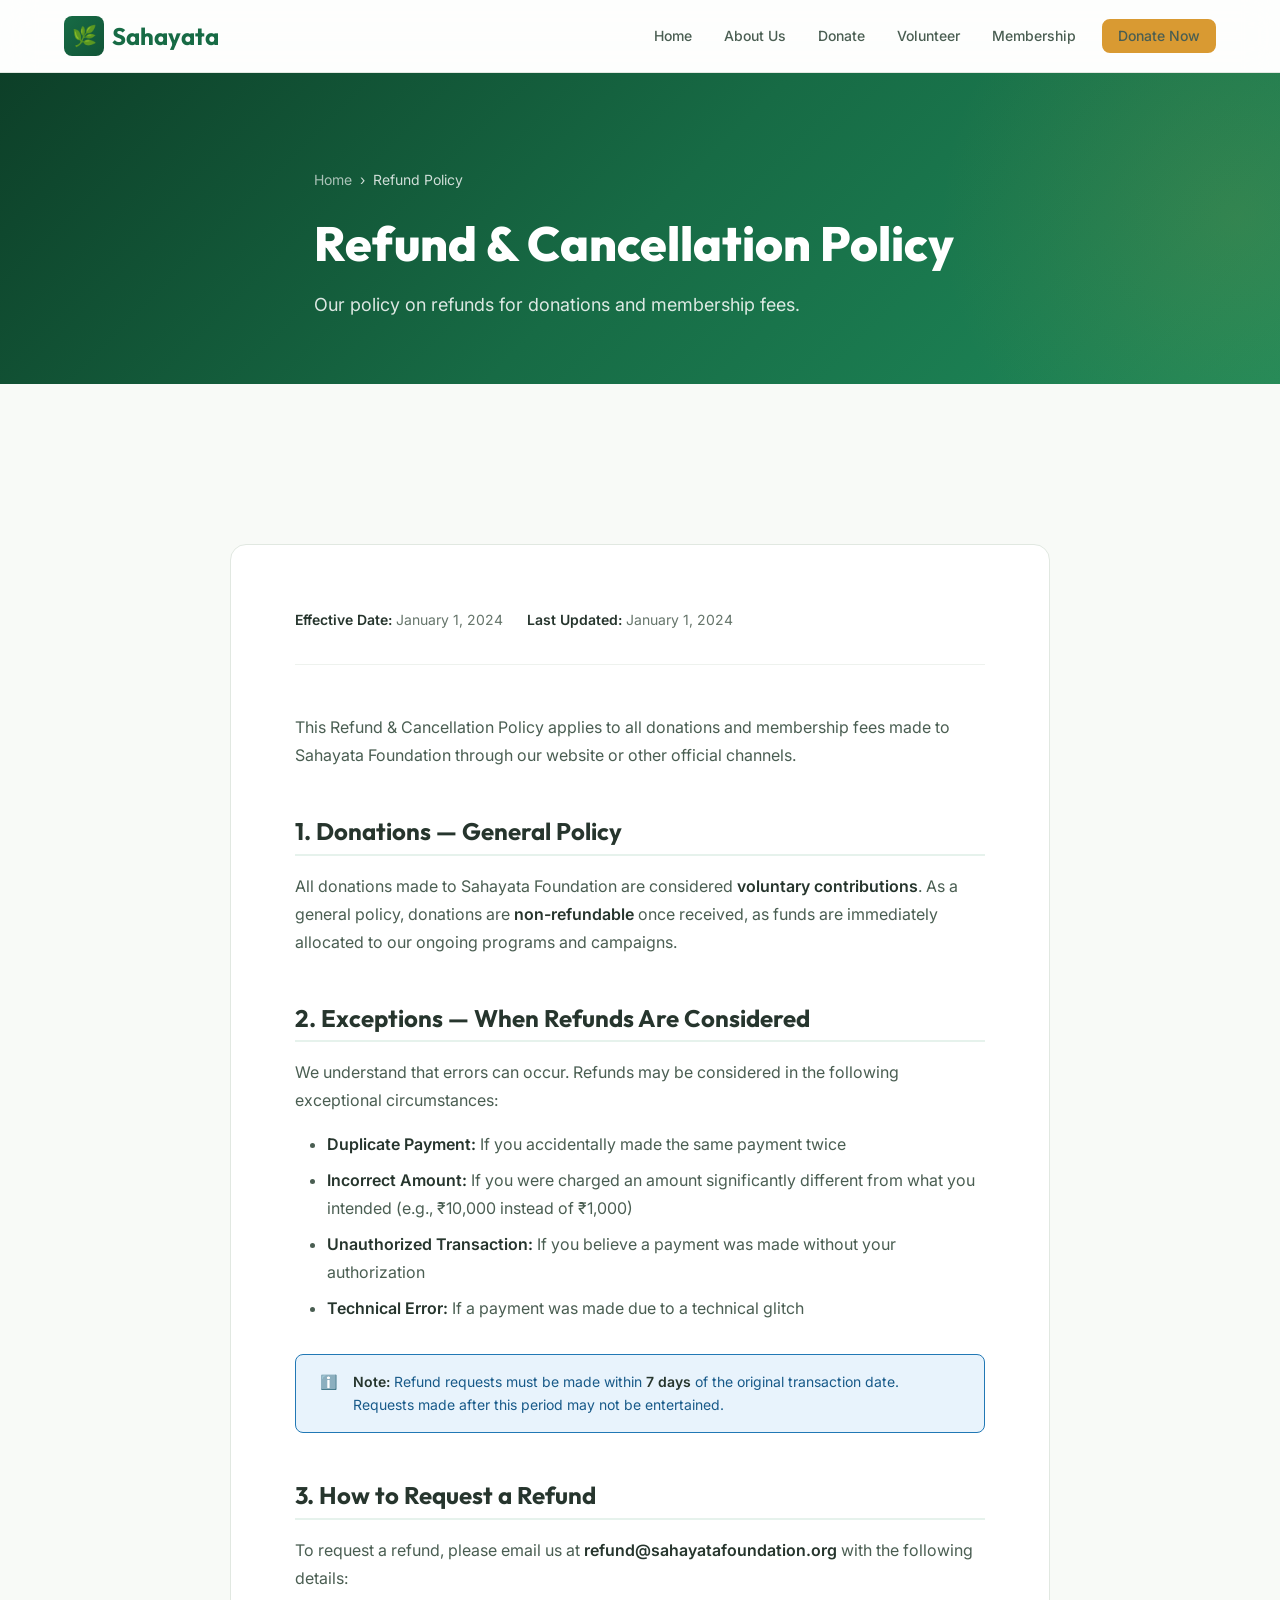
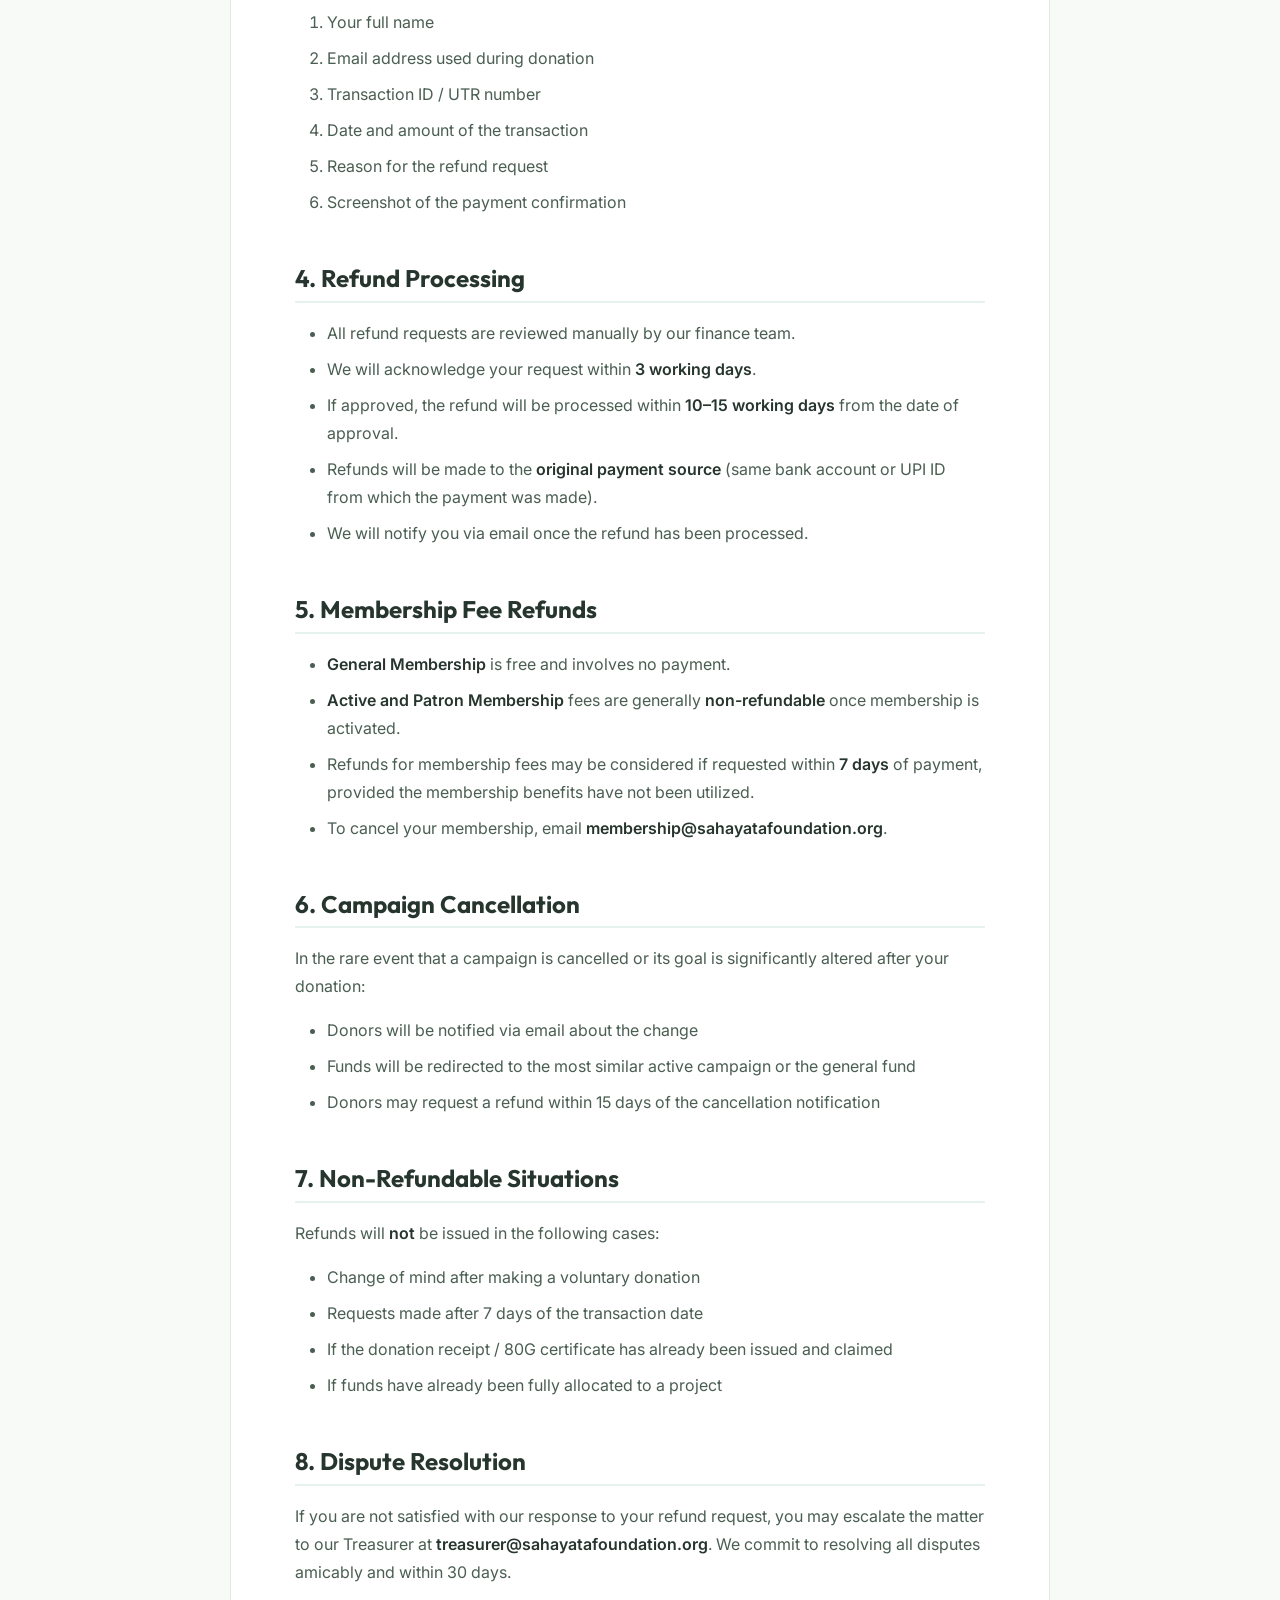
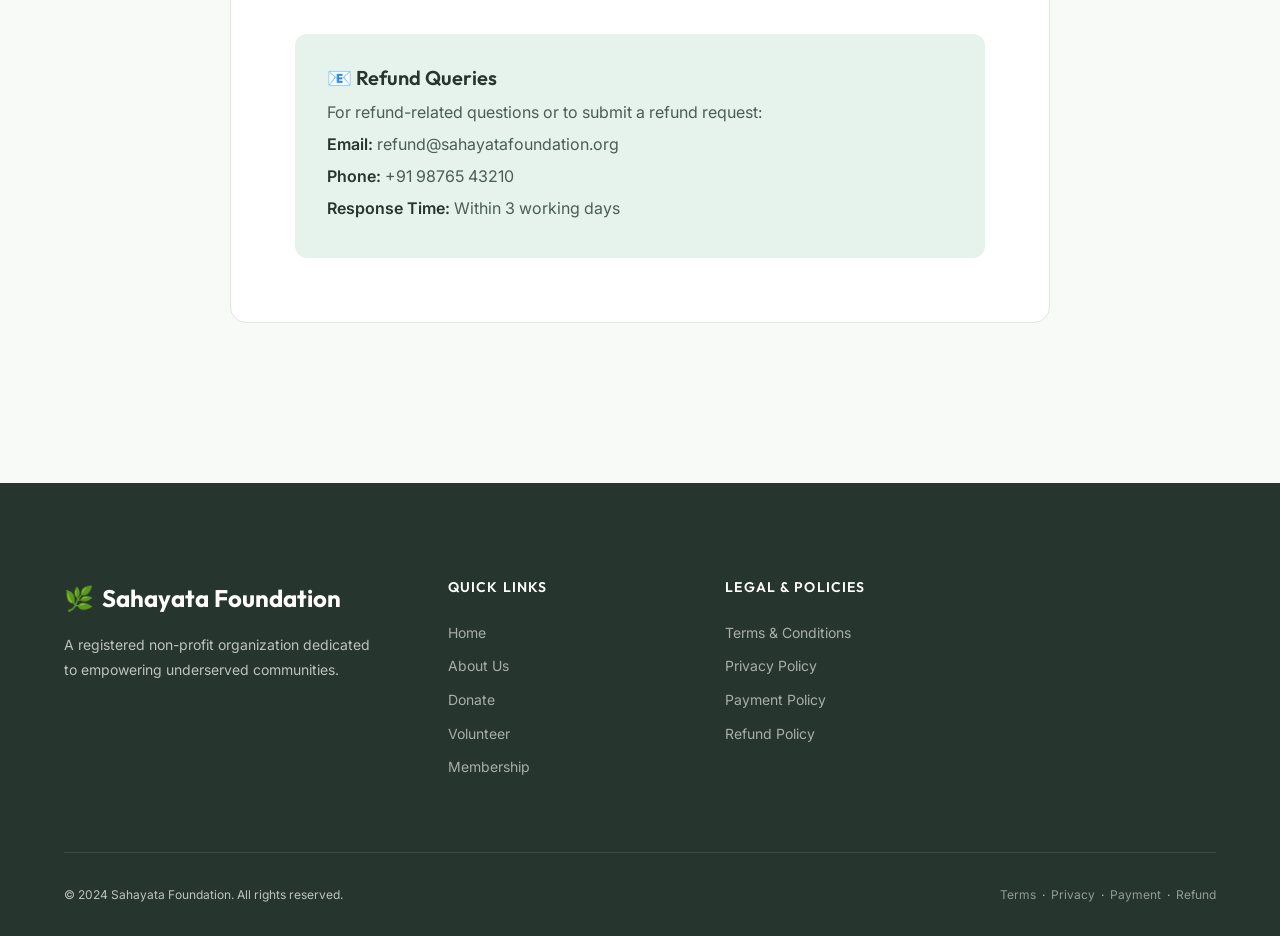
<file: refund-policy.html>
<!DOCTYPE html>
<html lang="en">
<head>
  <meta charset="UTF-8">
  <meta name="viewport" content="width=device-width, initial-scale=1.0">
  <meta name="description" content="Refund Policy — Learn about Sahayata Foundation's refund and cancellation policy for donations and membership fees.">
  <title>Refund Policy — Sahayata Foundation</title>
  <link rel="stylesheet" href="css/styles.css">
  <link rel="stylesheet" href="css/pages/policy.css">
  <link rel="icon" href="data:image/svg+xml,<svg xmlns='http://www.w3.org/2000/svg' viewBox='0 0 100 100'><text y='.9em' font-size='90'>🌿</text></svg>">
</head>
<body>

  <header class="header" id="header">
    <div class="container header__inner">
      <a href="index.html" class="header__logo"><span class="header__logo-icon">🌿</span><span>Sahayata</span></a>
      <nav class="nav" id="nav" aria-label="Main navigation">
        <ul class="nav__list">
          <li><a href="index.html" class="nav__link">Home</a></li>
          <li><a href="about.html" class="nav__link">About Us</a></li>
          <li><a href="donate.html" class="nav__link">Donate</a></li>
          <li><a href="volunteer.html" class="nav__link">Volunteer</a></li>
          <li><a href="membership.html" class="nav__link">Membership</a></li>
          <li><a href="donate.html" class="nav__link nav__cta btn btn--accent btn--sm">Donate Now</a></li>
        </ul>
      </nav>
      <button class="nav-toggle" id="navToggle" aria-label="Toggle navigation"><span class="nav-toggle__bar"></span><span class="nav-toggle__bar"></span><span class="nav-toggle__bar"></span></button>
    </div>
    <div class="nav-overlay" id="navOverlay"></div>
  </header>

  <main>
    <section class="page-hero">
      <div class="container page-hero__content">
        <nav class="page-hero__breadcrumb" aria-label="Breadcrumb"><a href="index.html">Home</a><span>›</span><span>Refund Policy</span></nav>
        <h1 class="page-hero__title">Refund & Cancellation Policy</h1>
        <p class="page-hero__subtitle">Our policy on refunds for donations and membership fees.</p>
      </div>
    </section>

    <section class="section">
      <div class="container policy-content">
        <div class="policy-card fade-in">
          <div class="policy-meta">
            <span><strong>Effective Date:</strong> January 1, 2024</span>
            <span><strong>Last Updated:</strong> January 1, 2024</span>
          </div>

          <p>This Refund & Cancellation Policy applies to all donations and membership fees made to 
            Sahayata Foundation through our website or other official channels.</p>

          <h2>1. Donations — General Policy</h2>
          <p>All donations made to Sahayata Foundation are considered <strong>voluntary contributions</strong>. 
            As a general policy, donations are <strong>non-refundable</strong> once received, as funds are 
            immediately allocated to our ongoing programs and campaigns.</p>

          <h2>2. Exceptions — When Refunds Are Considered</h2>
          <p>We understand that errors can occur. Refunds may be considered in the following exceptional circumstances:</p>
          <ul>
            <li><strong>Duplicate Payment:</strong> If you accidentally made the same payment twice</li>
            <li><strong>Incorrect Amount:</strong> If you were charged an amount significantly different from what you intended (e.g., ₹10,000 instead of ₹1,000)</li>
            <li><strong>Unauthorized Transaction:</strong> If you believe a payment was made without your authorization</li>
            <li><strong>Technical Error:</strong> If a payment was made due to a technical glitch</li>
          </ul>

          <div class="alert alert--info">
            <span>ℹ️</span>
            <div><strong>Note:</strong> Refund requests must be made within <strong>7 days</strong> of the original transaction date. Requests made after this period may not be entertained.</div>
          </div>

          <h2>3. How to Request a Refund</h2>
          <p>To request a refund, please email us at <strong>refund@sahayatafoundation.org</strong> with the following details:</p>
          <ol>
            <li>Your full name</li>
            <li>Email address used during donation</li>
            <li>Transaction ID / UTR number</li>
            <li>Date and amount of the transaction</li>
            <li>Reason for the refund request</li>
            <li>Screenshot of the payment confirmation</li>
          </ol>

          <h2>4. Refund Processing</h2>
          <ul>
            <li>All refund requests are reviewed manually by our finance team.</li>
            <li>We will acknowledge your request within <strong>3 working days</strong>.</li>
            <li>If approved, the refund will be processed within <strong>10–15 working days</strong> from the date of approval.</li>
            <li>Refunds will be made to the <strong>original payment source</strong> (same bank account or UPI ID from which the payment was made).</li>
            <li>We will notify you via email once the refund has been processed.</li>
          </ul>

          <h2>5. Membership Fee Refunds</h2>
          <ul>
            <li><strong>General Membership</strong> is free and involves no payment.</li>
            <li><strong>Active and Patron Membership</strong> fees are generally <strong>non-refundable</strong> once membership is activated.</li>
            <li>Refunds for membership fees may be considered if requested within <strong>7 days</strong> of payment, provided the membership benefits have not been utilized.</li>
            <li>To cancel your membership, email <strong>membership@sahayatafoundation.org</strong>.</li>
          </ul>

          <h2>6. Campaign Cancellation</h2>
          <p>In the rare event that a campaign is cancelled or its goal is significantly altered after your donation:</p>
          <ul>
            <li>Donors will be notified via email about the change</li>
            <li>Funds will be redirected to the most similar active campaign or the general fund</li>
            <li>Donors may request a refund within 15 days of the cancellation notification</li>
          </ul>

          <h2>7. Non-Refundable Situations</h2>
          <p>Refunds will <strong>not</strong> be issued in the following cases:</p>
          <ul>
            <li>Change of mind after making a voluntary donation</li>
            <li>Requests made after 7 days of the transaction date</li>
            <li>If the donation receipt / 80G certificate has already been issued and claimed</li>
            <li>If funds have already been fully allocated to a project</li>
          </ul>

          <h2>8. Dispute Resolution</h2>
          <p>If you are not satisfied with our response to your refund request, you may escalate the matter to our Treasurer at <strong>treasurer@sahayatafoundation.org</strong>. We commit to resolving all disputes amicably and within 30 days.</p>

          <div class="policy-contact">
            <h3>📧 Refund Queries</h3>
            <p>For refund-related questions or to submit a refund request:</p>
            <p><strong>Email:</strong> refund@sahayatafoundation.org</p>
            <p><strong>Phone:</strong> +91 98765 43210</p>
            <p><strong>Response Time:</strong> Within 3 working days</p>
          </div>
        </div>
      </div>
    </section>
  </main>

  <footer class="footer" id="footer">
    <div class="container">
      <div class="footer__grid">
        <div class="footer__brand">
          <div class="footer__brand-name"><span>🌿</span> Sahayata Foundation</div>
          <p>A registered non-profit organization dedicated to empowering underserved communities.</p>
        </div>
        <div>
          <h4 class="footer__col-title">Quick Links</h4>
          <ul class="footer__links"><li><a href="index.html">Home</a></li><li><a href="about.html">About Us</a></li><li><a href="donate.html">Donate</a></li><li><a href="volunteer.html">Volunteer</a></li><li><a href="membership.html">Membership</a></li></ul>
        </div>
        <div>
          <h4 class="footer__col-title">Legal & Policies</h4>
          <ul class="footer__links"><li><a href="terms.html">Terms & Conditions</a></li><li><a href="privacy.html">Privacy Policy</a></li><li><a href="payment-policy.html">Payment Policy</a></li><li><a href="refund-policy.html">Refund Policy</a></li></ul>
        </div>
      </div>
      <div class="footer__bottom">
        <p>&copy; 2024 Sahayata Foundation. All rights reserved.</p>
        <p><a href="terms.html">Terms</a> &nbsp;·&nbsp; <a href="privacy.html">Privacy</a> &nbsp;·&nbsp; <a href="payment-policy.html">Payment</a> &nbsp;·&nbsp; <a href="refund-policy.html">Refund</a></p>
      </div>
    </div>
  </footer>

  <button class="back-to-top" id="backToTop" aria-label="Scroll to top">↑</button>
  <script src="js/main.js"></script>
</body>
</html>
</file>
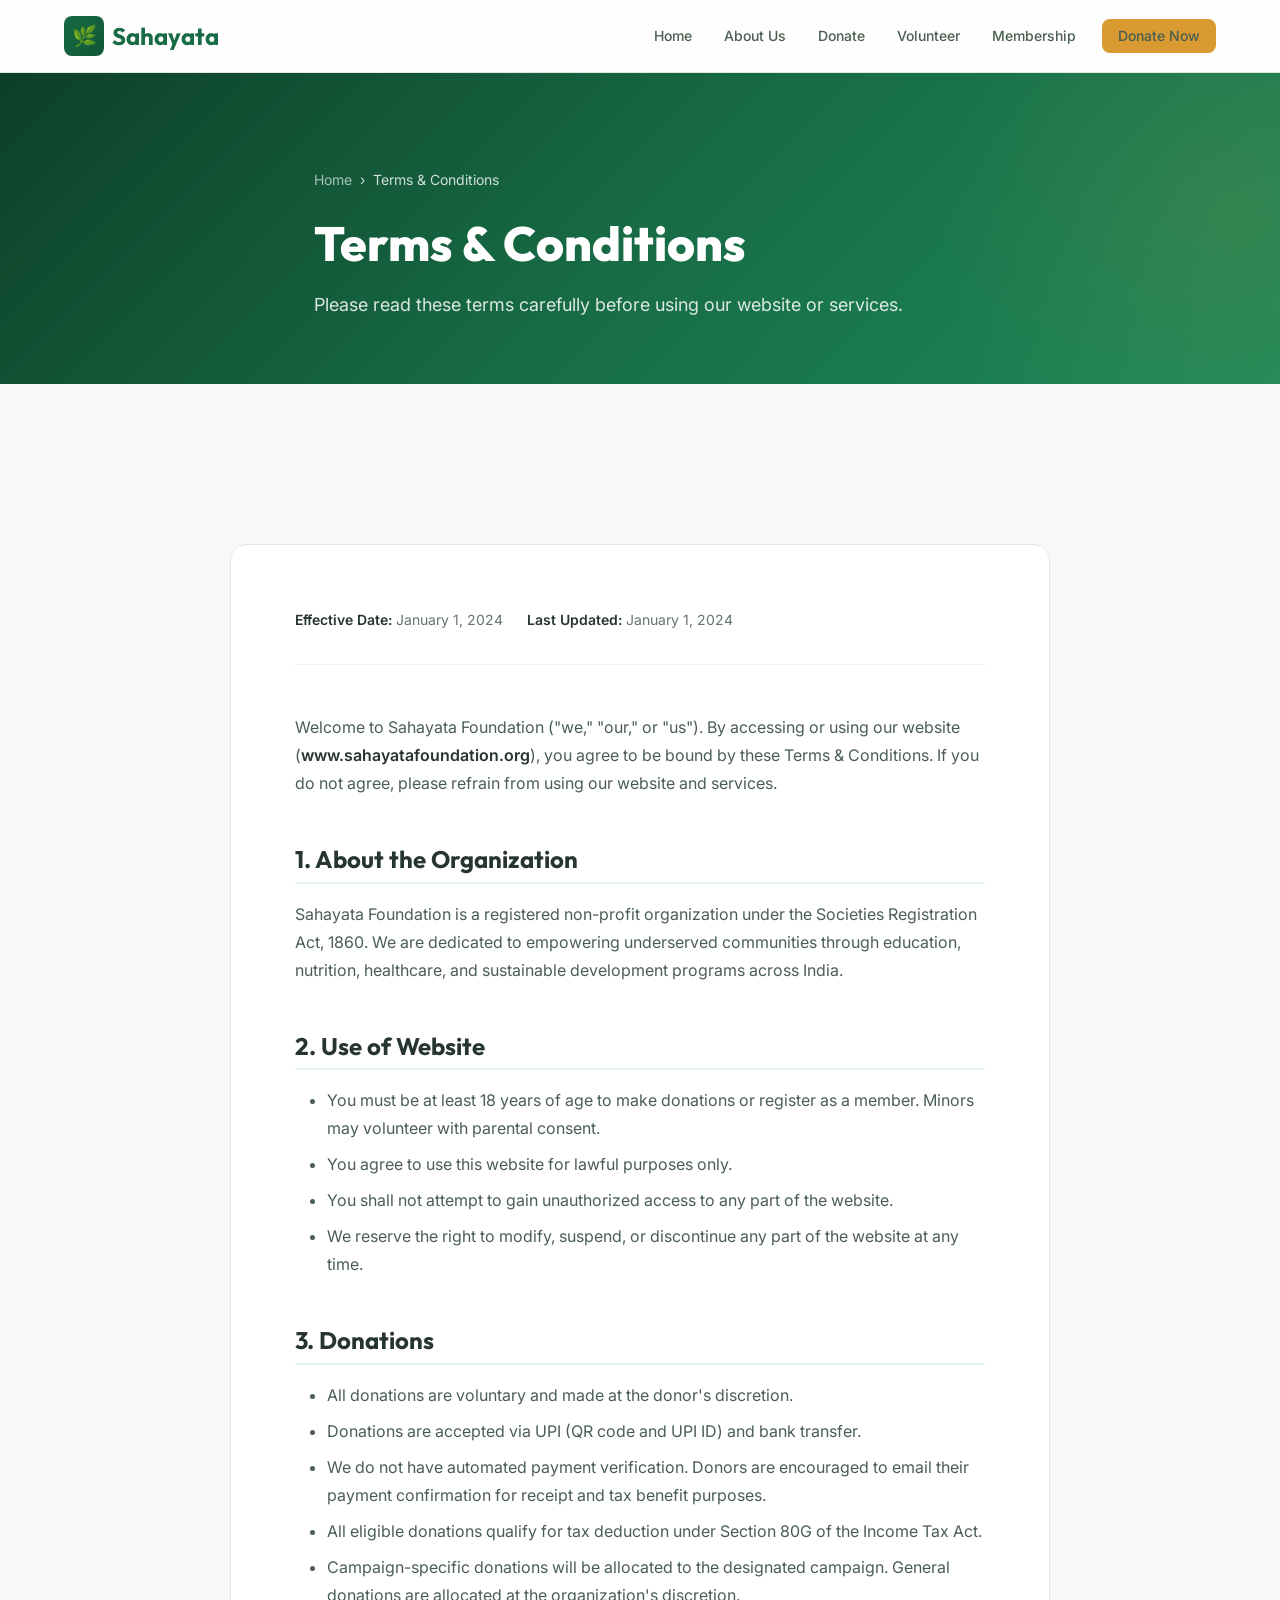
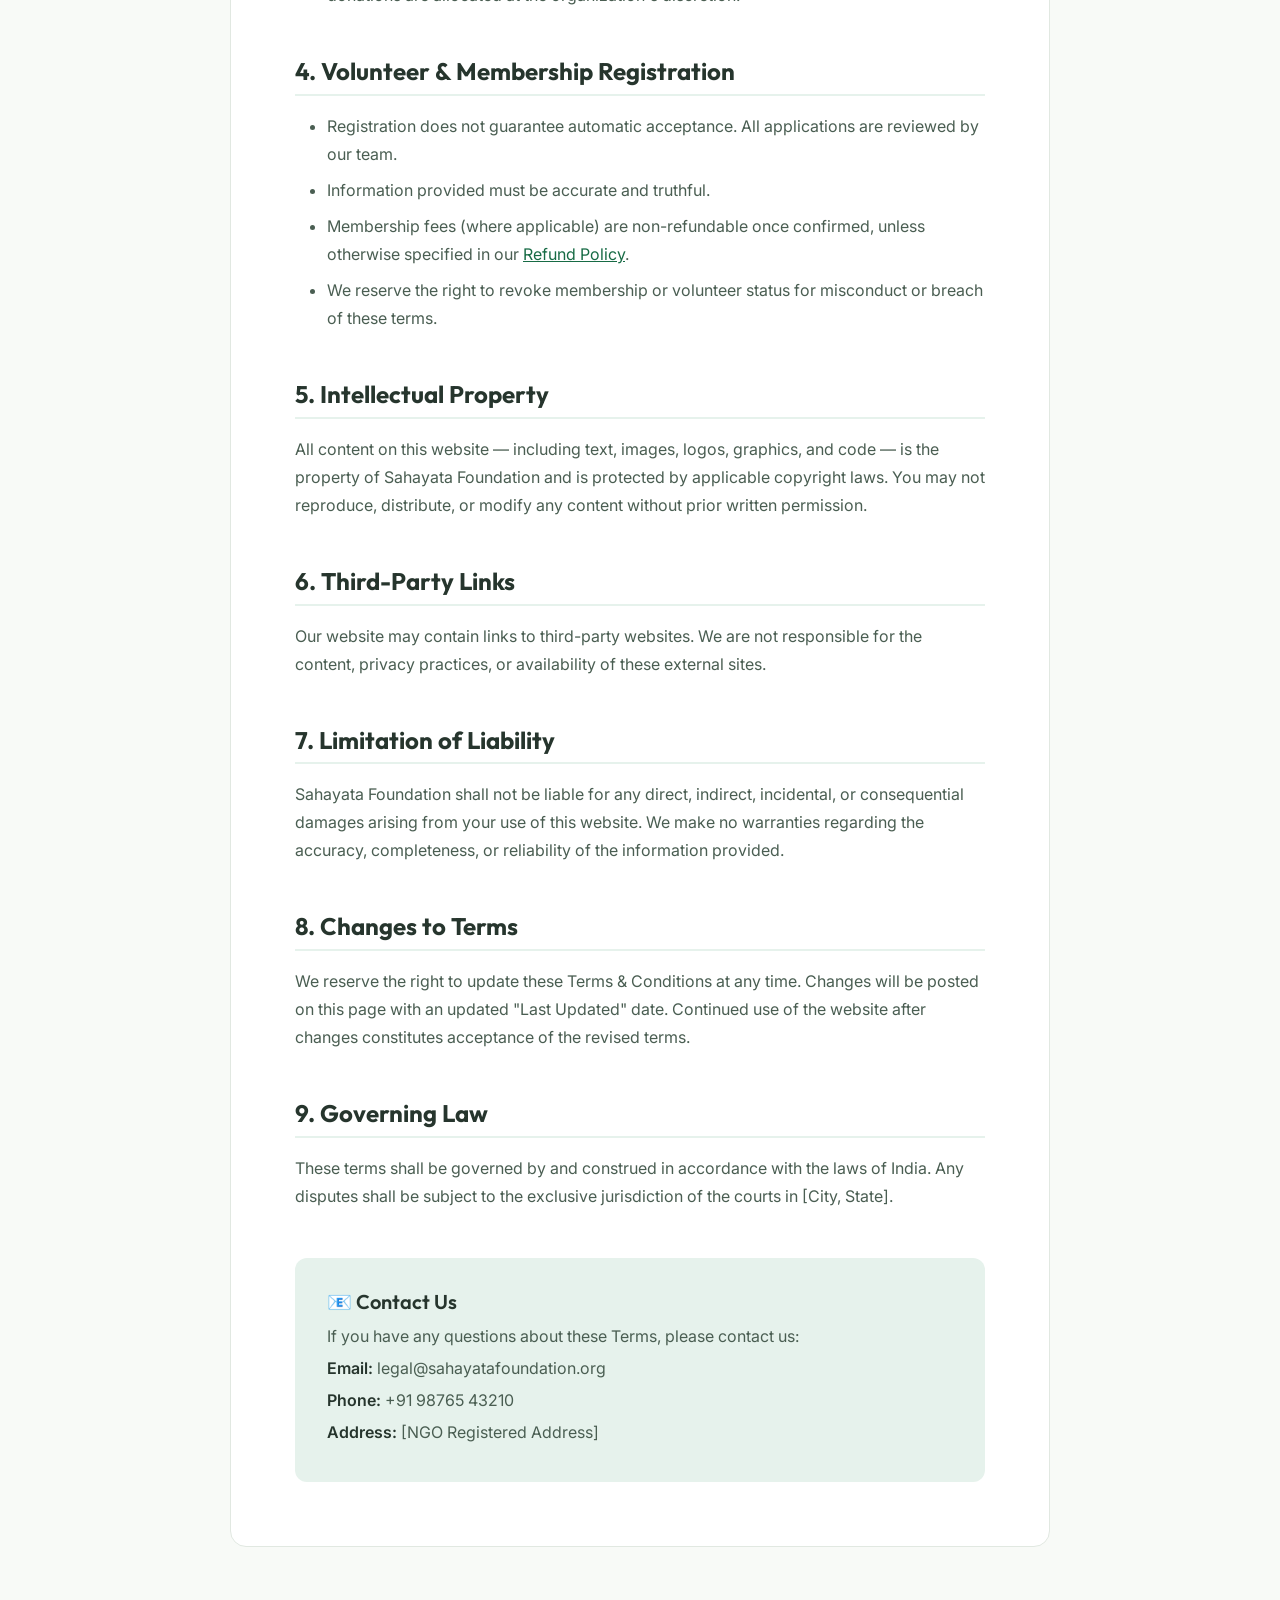
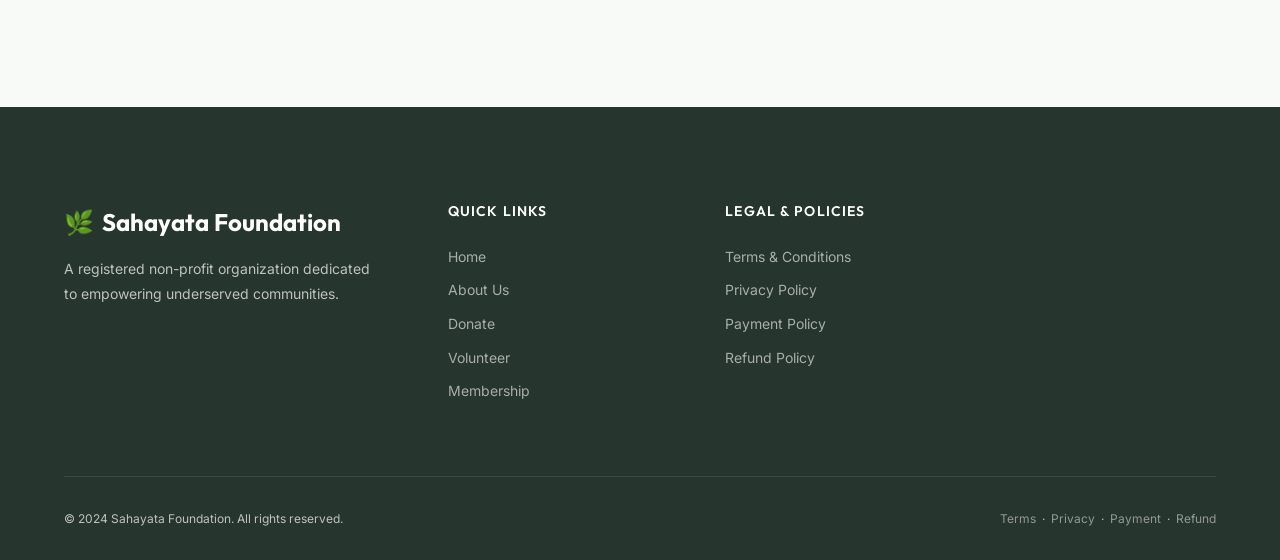
<file: terms.html>
<!DOCTYPE html>
<html lang="en">
<head>
  <meta charset="UTF-8">
  <meta name="viewport" content="width=device-width, initial-scale=1.0">
  <meta name="description" content="Terms and Conditions for using Sahayata Foundation's website, services, donations, and programs.">
  <title>Terms & Conditions — Sahayata Foundation</title>
  <link rel="stylesheet" href="css/styles.css">
  <link rel="stylesheet" href="css/pages/policy.css">
  <link rel="icon" href="data:image/svg+xml,<svg xmlns='http://www.w3.org/2000/svg' viewBox='0 0 100 100'><text y='.9em' font-size='90'>🌿</text></svg>">
</head>
<body>

  <header class="header" id="header">
    <div class="container header__inner">
      <a href="index.html" class="header__logo" aria-label="Sahayata Foundation Home">
        <span class="header__logo-icon">🌿</span><span>Sahayata</span>
      </a>
      <nav class="nav" id="nav" aria-label="Main navigation">
        <ul class="nav__list">
          <li><a href="index.html" class="nav__link">Home</a></li>
          <li><a href="about.html" class="nav__link">About Us</a></li>
          <li><a href="donate.html" class="nav__link">Donate</a></li>
          <li><a href="volunteer.html" class="nav__link">Volunteer</a></li>
          <li><a href="membership.html" class="nav__link">Membership</a></li>
          <li><a href="donate.html" class="nav__link nav__cta btn btn--accent btn--sm">Donate Now</a></li>
        </ul>
      </nav>
      <button class="nav-toggle" id="navToggle" aria-label="Toggle navigation"><span class="nav-toggle__bar"></span><span class="nav-toggle__bar"></span><span class="nav-toggle__bar"></span></button>
    </div>
    <div class="nav-overlay" id="navOverlay"></div>
  </header>

  <main>
    <section class="page-hero">
      <div class="container page-hero__content">
        <nav class="page-hero__breadcrumb" aria-label="Breadcrumb">
          <a href="index.html">Home</a><span>›</span><span>Terms & Conditions</span>
        </nav>
        <h1 class="page-hero__title">Terms & Conditions</h1>
        <p class="page-hero__subtitle">Please read these terms carefully before using our website or services.</p>
      </div>
    </section>

    <section class="section">
      <div class="container policy-content">
        <div class="policy-card fade-in">
          <div class="policy-meta">
            <span><strong>Effective Date:</strong> January 1, 2024</span>
            <span><strong>Last Updated:</strong> January 1, 2024</span>
          </div>

          <p>Welcome to Sahayata Foundation ("we," "our," or "us"). By accessing or using our website 
            (<strong>www.sahayatafoundation.org</strong>), you agree to be bound by these Terms & Conditions. 
            If you do not agree, please refrain from using our website and services.</p>

          <h2>1. About the Organization</h2>
          <p>Sahayata Foundation is a registered non-profit organization under the Societies Registration Act, 1860. 
            We are dedicated to empowering underserved communities through education, nutrition, healthcare, 
            and sustainable development programs across India.</p>

          <h2>2. Use of Website</h2>
          <ul>
            <li>You must be at least 18 years of age to make donations or register as a member. Minors may volunteer with parental consent.</li>
            <li>You agree to use this website for lawful purposes only.</li>
            <li>You shall not attempt to gain unauthorized access to any part of the website.</li>
            <li>We reserve the right to modify, suspend, or discontinue any part of the website at any time.</li>
          </ul>

          <h2>3. Donations</h2>
          <ul>
            <li>All donations are voluntary and made at the donor's discretion.</li>
            <li>Donations are accepted via UPI (QR code and UPI ID) and bank transfer.</li>
            <li>We do not have automated payment verification. Donors are encouraged to email their payment confirmation for receipt and tax benefit purposes.</li>
            <li>All eligible donations qualify for tax deduction under Section 80G of the Income Tax Act.</li>
            <li>Campaign-specific donations will be allocated to the designated campaign. General donations are allocated at the organization's discretion.</li>
          </ul>

          <h2>4. Volunteer & Membership Registration</h2>
          <ul>
            <li>Registration does not guarantee automatic acceptance. All applications are reviewed by our team.</li>
            <li>Information provided must be accurate and truthful.</li>
            <li>Membership fees (where applicable) are non-refundable once confirmed, unless otherwise specified in our <a href="refund-policy.html">Refund Policy</a>.</li>
            <li>We reserve the right to revoke membership or volunteer status for misconduct or breach of these terms.</li>
          </ul>

          <h2>5. Intellectual Property</h2>
          <p>All content on this website — including text, images, logos, graphics, and code — is the property 
            of Sahayata Foundation and is protected by applicable copyright laws. You may not reproduce, 
            distribute, or modify any content without prior written permission.</p>

          <h2>6. Third-Party Links</h2>
          <p>Our website may contain links to third-party websites. We are not responsible for the content, 
            privacy practices, or availability of these external sites.</p>

          <h2>7. Limitation of Liability</h2>
          <p>Sahayata Foundation shall not be liable for any direct, indirect, incidental, or consequential 
            damages arising from your use of this website. We make no warranties regarding the accuracy, 
            completeness, or reliability of the information provided.</p>

          <h2>8. Changes to Terms</h2>
          <p>We reserve the right to update these Terms & Conditions at any time. Changes will be posted 
            on this page with an updated "Last Updated" date. Continued use of the website after changes 
            constitutes acceptance of the revised terms.</p>

          <h2>9. Governing Law</h2>
          <p>These terms shall be governed by and construed in accordance with the laws of India. 
            Any disputes shall be subject to the exclusive jurisdiction of the courts in [City, State].</p>

          <div class="policy-contact">
            <h3>📧 Contact Us</h3>
            <p>If you have any questions about these Terms, please contact us:</p>
            <p><strong>Email:</strong> legal@sahayatafoundation.org</p>
            <p><strong>Phone:</strong> +91 98765 43210</p>
            <p><strong>Address:</strong> [NGO Registered Address]</p>
          </div>
        </div>
      </div>
    </section>
  </main>

  <footer class="footer" id="footer">
    <div class="container">
      <div class="footer__grid">
        <div class="footer__brand">
          <div class="footer__brand-name"><span>🌿</span> Sahayata Foundation</div>
          <p>A registered non-profit organization dedicated to empowering underserved communities.</p>
        </div>
        <div>
          <h4 class="footer__col-title">Quick Links</h4>
          <ul class="footer__links"><li><a href="index.html">Home</a></li><li><a href="about.html">About Us</a></li><li><a href="donate.html">Donate</a></li><li><a href="volunteer.html">Volunteer</a></li><li><a href="membership.html">Membership</a></li></ul>
        </div>
        <div>
          <h4 class="footer__col-title">Legal & Policies</h4>
          <ul class="footer__links"><li><a href="terms.html">Terms & Conditions</a></li><li><a href="privacy.html">Privacy Policy</a></li><li><a href="payment-policy.html">Payment Policy</a></li><li><a href="refund-policy.html">Refund Policy</a></li></ul>
        </div>
      </div>
      <div class="footer__bottom">
        <p>&copy; 2024 Sahayata Foundation. All rights reserved.</p>
        <p><a href="terms.html">Terms</a> &nbsp;·&nbsp; <a href="privacy.html">Privacy</a> &nbsp;·&nbsp; <a href="payment-policy.html">Payment</a> &nbsp;·&nbsp; <a href="refund-policy.html">Refund</a></p>
      </div>
    </div>
  </footer>

  <button class="back-to-top" id="backToTop" aria-label="Scroll to top">↑</button>
  <script src="js/main.js"></script>
</body>
</html>
</file>
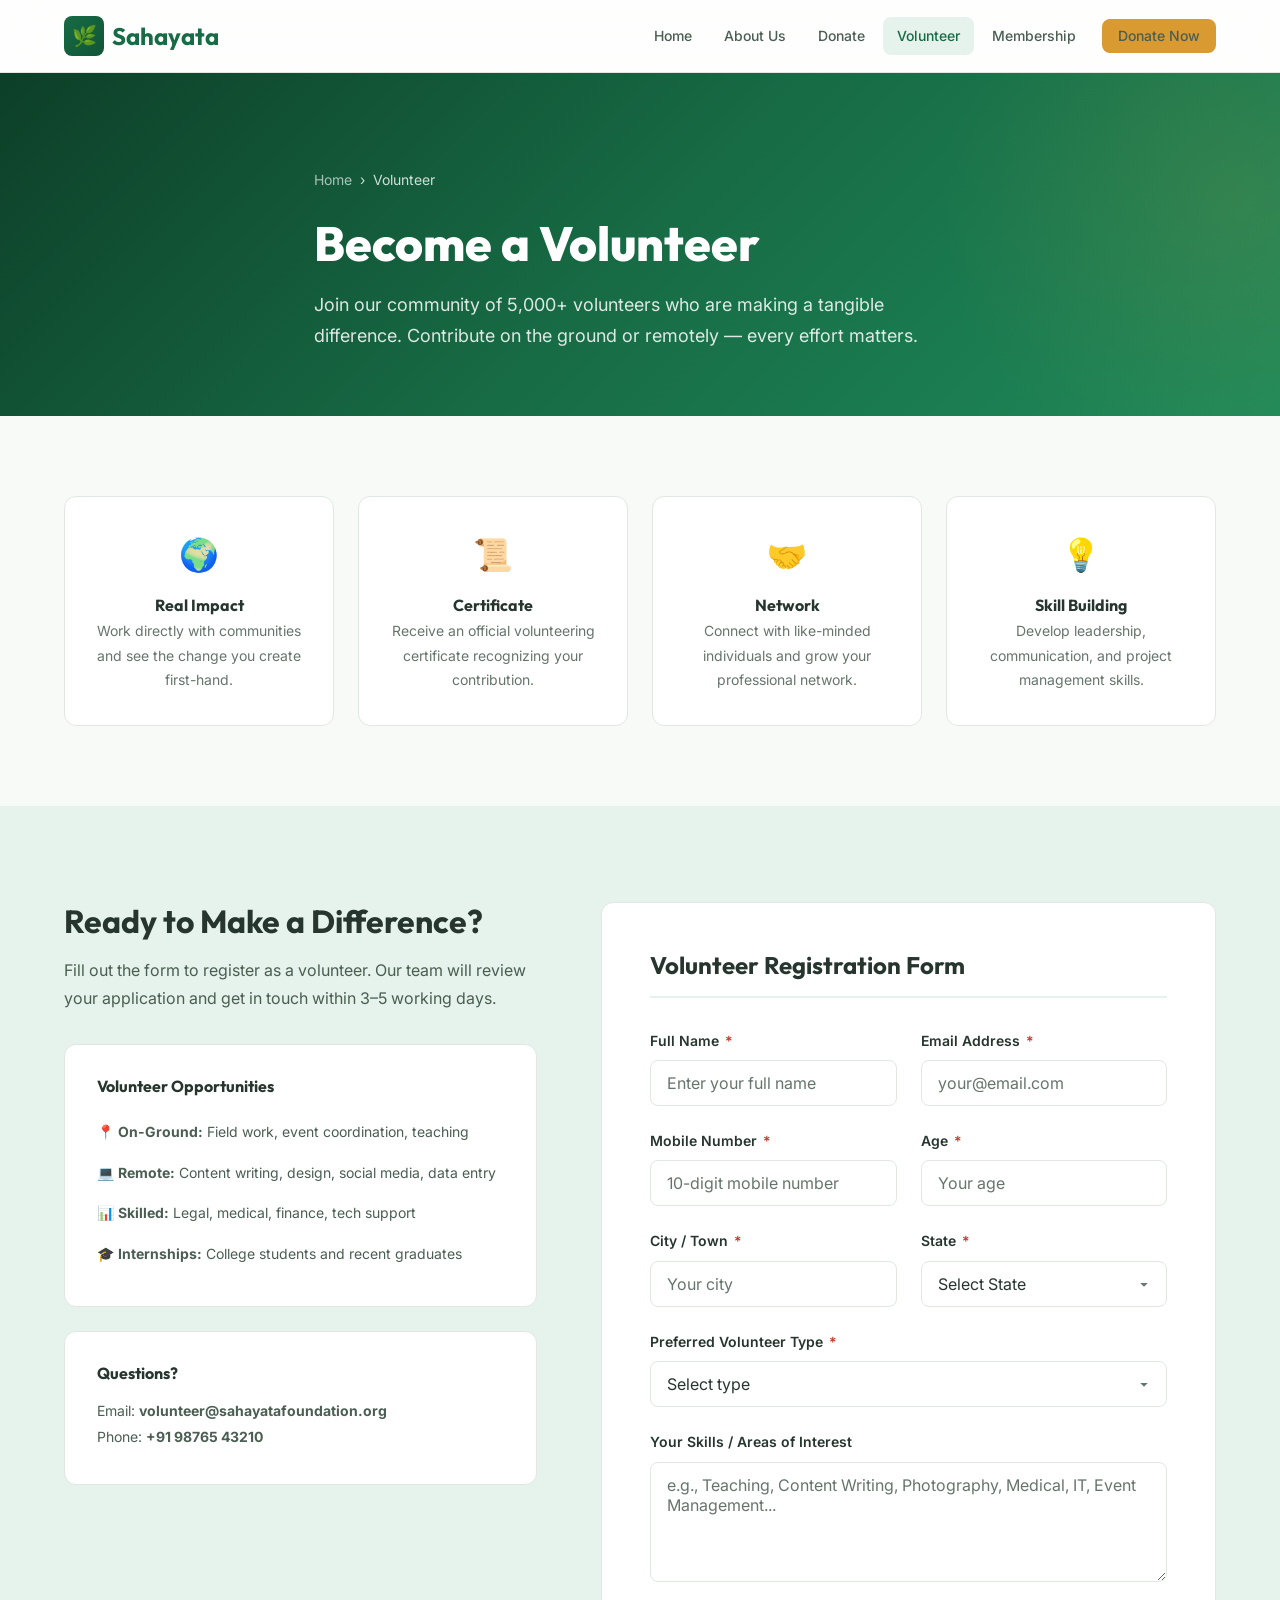
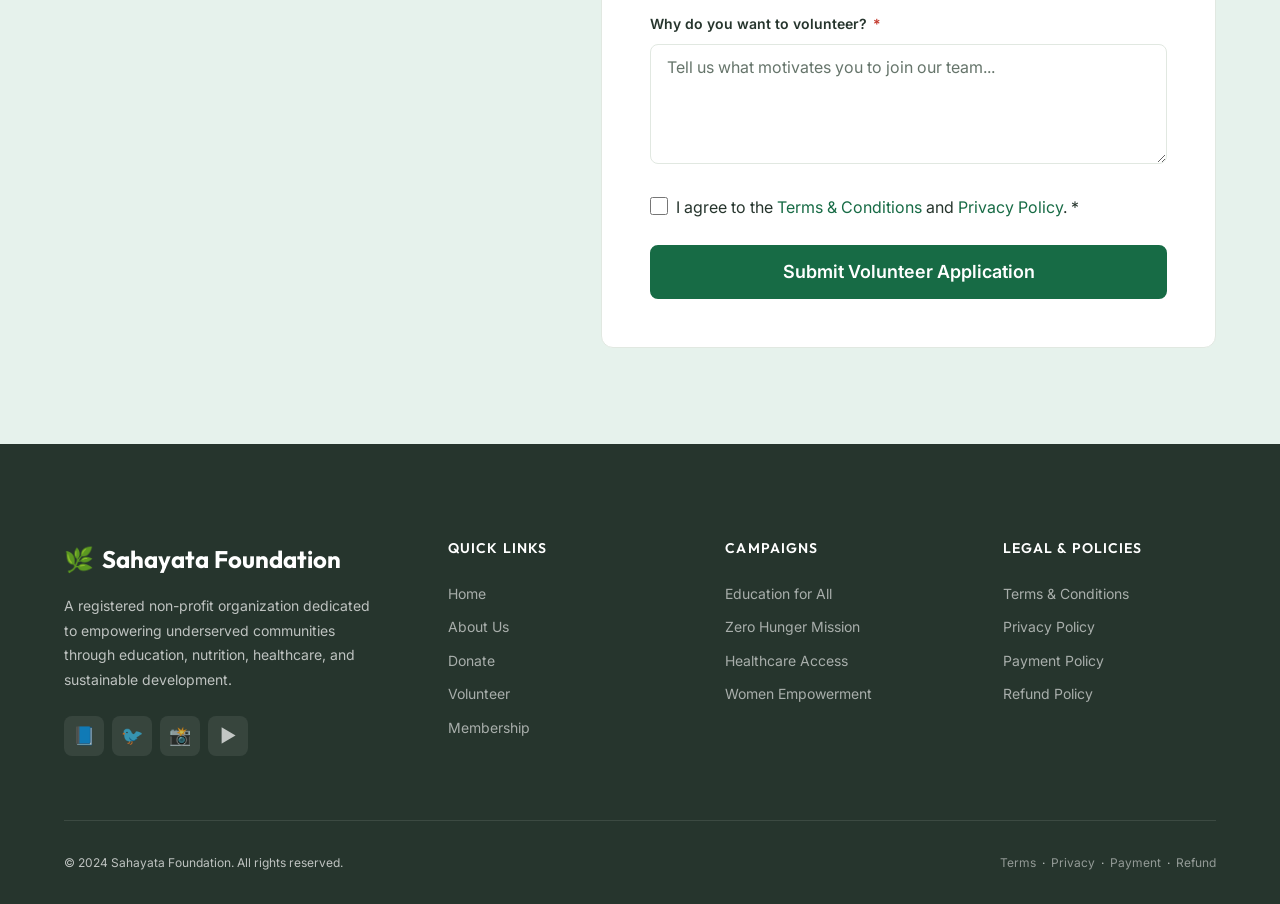
<file: volunteer.html>
<!DOCTYPE html>
<html lang="en">
<head>
  <meta charset="UTF-8">
  <meta name="viewport" content="width=device-width, initial-scale=1.0">
  <meta name="description" content="Volunteer with Sahayata Foundation — Register to join our team of changemakers across India. On-ground and remote opportunities available.">
  <title>Volunteer Registration — Sahayata Foundation</title>
  <link rel="stylesheet" href="css/styles.css">
  <link rel="stylesheet" href="css/pages/forms.css">
  <link rel="icon" href="data:image/svg+xml,<svg xmlns='http://www.w3.org/2000/svg' viewBox='0 0 100 100'><text y='.9em' font-size='90'>🌿</text></svg>">
</head>
<body>

  <!-- ============ HEADER ============ -->
  <header class="header" id="header">
    <div class="container header__inner">
      <a href="index.html" class="header__logo" aria-label="Sahayata Foundation Home">
        <span class="header__logo-icon">🌿</span>
        <span>Sahayata</span>
      </a>
      <nav class="nav" id="nav" aria-label="Main navigation">
        <ul class="nav__list">
          <li><a href="index.html" class="nav__link">Home</a></li>
          <li><a href="about.html" class="nav__link">About Us</a></li>
          <li><a href="donate.html" class="nav__link">Donate</a></li>
          <li><a href="volunteer.html" class="nav__link is-active">Volunteer</a></li>
          <li><a href="membership.html" class="nav__link">Membership</a></li>
          <li><a href="donate.html" class="nav__link nav__cta btn btn--accent btn--sm">Donate Now</a></li>
        </ul>
      </nav>
      <button class="nav-toggle" id="navToggle" aria-label="Toggle navigation" aria-expanded="false">
        <span class="nav-toggle__bar"></span>
        <span class="nav-toggle__bar"></span>
        <span class="nav-toggle__bar"></span>
      </button>
    </div>
    <div class="nav-overlay" id="navOverlay"></div>
  </header>

  <main>
    <!-- ============ PAGE HERO ============ -->
    <section class="page-hero">
      <div class="container page-hero__content">
        <nav class="page-hero__breadcrumb" aria-label="Breadcrumb">
          <a href="index.html">Home</a><span>›</span><span>Volunteer</span>
        </nav>
        <h1 class="page-hero__title">Become a Volunteer</h1>
        <p class="page-hero__subtitle">
          Join our community of 5,000+ volunteers who are making a tangible difference. 
          Contribute on the ground or remotely — every effort matters.
        </p>
      </div>
    </section>

    <!-- ============ WHY VOLUNTEER ============ -->
    <section class="section--sm" id="why">
      <div class="container">
        <div class="benefits-grid fade-in">
          <div class="benefit-item">
            <span class="benefit-item__icon">🌍</span>
            <h3>Real Impact</h3>
            <p>Work directly with communities and see the change you create first-hand.</p>
          </div>
          <div class="benefit-item">
            <span class="benefit-item__icon">📜</span>
            <h3>Certificate</h3>
            <p>Receive an official volunteering certificate recognizing your contribution.</p>
          </div>
          <div class="benefit-item">
            <span class="benefit-item__icon">🤝</span>
            <h3>Network</h3>
            <p>Connect with like-minded individuals and grow your professional network.</p>
          </div>
          <div class="benefit-item">
            <span class="benefit-item__icon">💡</span>
            <h3>Skill Building</h3>
            <p>Develop leadership, communication, and project management skills.</p>
          </div>
        </div>
      </div>
    </section>

    <!-- ============ REGISTRATION FORM ============ -->
    <section class="section form-section" id="register">
      <div class="container">
        <div class="form-layout">
          <div class="form-sidebar fade-in">
            <h2>Ready to Make a Difference?</h2>
            <p>Fill out the form to register as a volunteer. Our team will review your application and get in touch within 3–5 working days.</p>

            <div class="form-sidebar__info">
              <h4>Volunteer Opportunities</h4>
              <ul>
                <li>📍 <strong>On-Ground:</strong> Field work, event coordination, teaching</li>
                <li>💻 <strong>Remote:</strong> Content writing, design, social media, data entry</li>
                <li>📊 <strong>Skilled:</strong> Legal, medical, finance, tech support</li>
                <li>🎓 <strong>Internships:</strong> College students and recent graduates</li>
              </ul>
            </div>

            <div class="form-sidebar__contact">
              <h4>Questions?</h4>
              <p>Email: <strong>volunteer@sahayatafoundation.org</strong></p>
              <p>Phone: <strong>+91 98765 43210</strong></p>
            </div>
          </div>

          <div class="form-card card fade-in" data-delay="1">
            <h3 class="form-card__title">Volunteer Registration Form</h3>
            <div class="form-alert" style="display: none;"></div>

            <form id="volunteerForm" novalidate>
              <div class="form-row">
                <div class="form-group">
                  <label class="form-label" for="volName">Full Name <span class="required">*</span></label>
                  <input type="text" id="volName" name="name" class="form-input" 
                         placeholder="Enter your full name" data-validate="required|minLength:3" required>
                  <span class="form-error"></span>
                </div>
                <div class="form-group">
                  <label class="form-label" for="volEmail">Email Address <span class="required">*</span></label>
                  <input type="email" id="volEmail" name="email" class="form-input" 
                         placeholder="your@email.com" data-validate="required|email" required>
                  <span class="form-error"></span>
                </div>
              </div>

              <div class="form-row">
                <div class="form-group">
                  <label class="form-label" for="volPhone">Mobile Number <span class="required">*</span></label>
                  <input type="tel" id="volPhone" name="phone" class="form-input" 
                         placeholder="10-digit mobile number" data-validate="required|phone" required>
                  <span class="form-error"></span>
                </div>
                <div class="form-group">
                  <label class="form-label" for="volAge">Age <span class="required">*</span></label>
                  <input type="number" id="volAge" name="age" class="form-input" 
                         placeholder="Your age" min="16" max="80" data-validate="required" required>
                  <span class="form-error"></span>
                </div>
              </div>

              <div class="form-row">
                <div class="form-group">
                  <label class="form-label" for="volCity">City / Town <span class="required">*</span></label>
                  <input type="text" id="volCity" name="city" class="form-input" 
                         placeholder="Your city" data-validate="required" required>
                  <span class="form-error"></span>
                </div>
                <div class="form-group">
                  <label class="form-label" for="volState">State <span class="required">*</span></label>
                  <select id="volState" name="state" class="form-select" data-validate="required" required>
                    <option value="">Select State</option>
                    <option value="Andhra Pradesh">Andhra Pradesh</option>
                    <option value="Bihar">Bihar</option>
                    <option value="Delhi">Delhi</option>
                    <option value="Gujarat">Gujarat</option>
                    <option value="Haryana">Haryana</option>
                    <option value="Karnataka">Karnataka</option>
                    <option value="Kerala">Kerala</option>
                    <option value="Madhya Pradesh">Madhya Pradesh</option>
                    <option value="Maharashtra">Maharashtra</option>
                    <option value="Punjab">Punjab</option>
                    <option value="Rajasthan">Rajasthan</option>
                    <option value="Tamil Nadu">Tamil Nadu</option>
                    <option value="Telangana">Telangana</option>
                    <option value="Uttar Pradesh">Uttar Pradesh</option>
                    <option value="West Bengal">West Bengal</option>
                    <option value="Other">Other</option>
                  </select>
                  <span class="form-error"></span>
                </div>
              </div>

              <div class="form-group">
                <label class="form-label" for="volType">Preferred Volunteer Type <span class="required">*</span></label>
                <select id="volType" name="volunteer_type" class="form-select" data-validate="required" required>
                  <option value="">Select type</option>
                  <option value="on-ground">On-Ground Volunteer</option>
                  <option value="remote">Remote / Virtual Volunteer</option>
                  <option value="skilled">Skilled Professional Volunteer</option>
                  <option value="intern">Internship</option>
                  <option value="weekend">Weekend-Only Volunteer</option>
                </select>
                <span class="form-error"></span>
              </div>

              <div class="form-group">
                <label class="form-label" for="volSkills">Your Skills / Areas of Interest</label>
                <textarea id="volSkills" name="skills" class="form-textarea" 
                          placeholder="e.g., Teaching, Content Writing, Photography, Medical, IT, Event Management..."></textarea>
              </div>

              <div class="form-group">
                <label class="form-label" for="volMotivation">Why do you want to volunteer? <span class="required">*</span></label>
                <textarea id="volMotivation" name="motivation" class="form-textarea" 
                          placeholder="Tell us what motivates you to join our team..."
                          data-validate="required|minLength:20" required></textarea>
                <span class="form-error"></span>
              </div>

              <div class="form-group">
                <label class="form-checkbox">
                  <input type="checkbox" name="terms_accepted" data-validate="checked" required>
                  <span>I agree to the <a href="terms.html" target="_blank">Terms & Conditions</a> and <a href="privacy.html" target="_blank">Privacy Policy</a>. <span class="required">*</span></span>
                </label>
                <span class="form-error"></span>
              </div>

              <button type="submit" class="btn btn--primary btn--lg btn--full" id="volSubmitBtn">
                Submit Volunteer Application
              </button>
            </form>
          </div>
        </div>
      </div>
    </section>
  </main>

  <!-- ============ FOOTER ============ -->
  <footer class="footer" id="footer">
    <div class="container">
      <div class="footer__grid">
        <div class="footer__brand">
          <div class="footer__brand-name"><span>🌿</span> Sahayata Foundation</div>
          <p>A registered non-profit organization dedicated to empowering underserved communities through education, nutrition, healthcare, and sustainable development.</p>
          <div class="footer__social">
            <a href="#" aria-label="Facebook">📘</a>
            <a href="#" aria-label="Twitter">🐦</a>
            <a href="#" aria-label="Instagram">📸</a>
            <a href="#" aria-label="YouTube">▶️</a>
          </div>
        </div>
        <div>
          <h4 class="footer__col-title">Quick Links</h4>
          <ul class="footer__links">
            <li><a href="index.html">Home</a></li>
            <li><a href="about.html">About Us</a></li>
            <li><a href="donate.html">Donate</a></li>
            <li><a href="volunteer.html">Volunteer</a></li>
            <li><a href="membership.html">Membership</a></li>
          </ul>
        </div>
        <div>
          <h4 class="footer__col-title">Campaigns</h4>
          <ul class="footer__links">
            <li><a href="donate.html#education">Education for All</a></li>
            <li><a href="donate.html#food">Zero Hunger Mission</a></li>
            <li><a href="donate.html#medical">Healthcare Access</a></li>
            <li><a href="donate.html#women">Women Empowerment</a></li>
          </ul>
        </div>
        <div>
          <h4 class="footer__col-title">Legal & Policies</h4>
          <ul class="footer__links">
            <li><a href="terms.html">Terms & Conditions</a></li>
            <li><a href="privacy.html">Privacy Policy</a></li>
            <li><a href="payment-policy.html">Payment Policy</a></li>
            <li><a href="refund-policy.html">Refund Policy</a></li>
          </ul>
        </div>
      </div>
      <div class="footer__bottom">
        <p>&copy; 2024 Sahayata Foundation. All rights reserved.</p>
        <p><a href="terms.html">Terms</a> &nbsp;·&nbsp; <a href="privacy.html">Privacy</a> &nbsp;·&nbsp; <a href="payment-policy.html">Payment</a> &nbsp;·&nbsp; <a href="refund-policy.html">Refund</a></p>
      </div>
    </div>
  </footer>

  <button class="back-to-top" id="backToTop" aria-label="Scroll to top">↑</button>
  <script src="js/main.js"></script>
  <script>
    // Volunteer form initialization
    document.addEventListener('DOMContentLoaded', () => {
      // REPLACE this endpoint with your actual form service URL (Formspree, Web3Forms, etc.)
      const FORM_ENDPOINT = 'https://your-form-service.com/volunteer';

      FormValidator.init('#volunteerForm', (form) => {
        FormSubmitter.submit(form, FORM_ENDPOINT);
      });
    });
  </script>
</body>
</html>
</file>
<file: css/styles.css>
/* ============================================
   SAHAYATA FOUNDATION — Global Styles
   Imports: variables.css
   ============================================ */
@import url('https://fonts.googleapis.com/css2?family=Inter:wght@400;500;600;700&family=Outfit:wght@500;600;700;800&display=swap');
@import url('variables.css');

/* ── Reset ── */
*, *::before, *::after {
  box-sizing: border-box;
  margin: 0;
  padding: 0;
}

html {
  scroll-behavior: smooth;
  -webkit-text-size-adjust: 100%;
  font-size: 16px;
}

body {
  font-family: var(--font-body);
  font-size: var(--fs-base);
  line-height: var(--lh-normal);
  color: var(--text-primary);
  background-color: var(--background);
  -webkit-font-smoothing: antialiased;
  -moz-osx-font-smoothing: grayscale;
  overflow-x: hidden;
}

img, video, svg {
  display: block;
  max-width: 100%;
  height: auto;
}

a {
  color: var(--primary);
  text-decoration: none;
  transition: color var(--duration-fast) var(--ease-out);
}
a:hover { color: var(--primary-hover); }

ul, ol { list-style: none; }

button, input, textarea, select {
  font-family: inherit;
  font-size: inherit;
  color: inherit;
  border: none;
  outline: none;
  background: none;
}

button { cursor: pointer; }

h1, h2, h3, h4, h5, h6 {
  font-family: var(--font-heading);
  line-height: var(--lh-tight);
  color: var(--text-primary);
}

/* ── Utilities ── */
.container {
  width: 100%;
  max-width: var(--container-xl);
  margin: 0 auto;
  padding: 0 var(--space-lg);
}
.container--narrow {
  max-width: var(--container-md);
}
.container--wide {
  max-width: var(--container-max);
}

.sr-only {
  position: absolute;
  width: 1px; height: 1px;
  padding: 0; margin: -1px;
  overflow: hidden;
  clip: rect(0, 0, 0, 0);
  white-space: nowrap;
  border: 0;
}

.text-center { text-align: center; }
.text-muted  { color: var(--text-muted); }

/* ── Section Spacing ── */
.section {
  padding: var(--space-4xl) 0;
}
.section--sm {
  padding: var(--space-2xl) 0;
}

/* ── Section Header ── */
.section-header {
  text-align: center;
  max-width: 720px;
  margin: 0 auto var(--space-3xl);
}
.section-header__badge {
  display: inline-flex;
  align-items: center;
  gap: var(--space-sm);
  padding: var(--space-xs) var(--space-md);
  background: var(--primary-light);
  color: var(--primary);
  font-size: var(--fs-sm);
  font-weight: var(--fw-semibold);
  border-radius: var(--radius-full);
  margin-bottom: var(--space-md);
  letter-spacing: 0.03em;
  text-transform: uppercase;
}
.section-header__title {
  font-size: var(--fs-3xl);
  font-weight: var(--fw-bold);
  margin-bottom: var(--space-md);
}
.section-header__subtitle {
  font-size: var(--fs-md);
  color: var(--text-muted);
  line-height: var(--lh-relaxed);
}

/* ── Buttons ── */
.btn {
  display: inline-flex;
  align-items: center;
  justify-content: center;
  gap: var(--space-sm);
  padding: 0.75rem 1.75rem;
  font-family: var(--font-body);
  font-size: var(--fs-base);
  font-weight: var(--fw-semibold);
  line-height: 1;
  border-radius: var(--radius-md);
  border: 2px solid transparent;
  transition: all var(--duration-normal) var(--ease-out);
  white-space: nowrap;
  cursor: pointer;
  text-decoration: none;
}
.btn:active { transform: scale(0.97); }

.btn--primary {
  background: var(--primary);
  color: var(--text-inverse);
  border-color: var(--primary);
}
.btn--primary:hover {
  background: var(--primary-hover);
  border-color: var(--primary-hover);
  color: var(--text-inverse);
  box-shadow: var(--shadow-glow);
}

.btn--secondary {
  background: transparent;
  color: var(--primary);
  border-color: var(--primary);
}
.btn--secondary:hover {
  background: var(--primary);
  color: var(--text-inverse);
}

.btn--accent {
  background: var(--accent);
  color: var(--text-inverse);
  border-color: var(--accent);
}
.btn--accent:hover {
  background: var(--accent-hover);
  border-color: var(--accent-hover);
  color: var(--text-inverse);
  box-shadow: var(--shadow-gold);
}

.btn--ghost {
  background: transparent;
  color: var(--text-primary);
  border-color: var(--border);
}
.btn--ghost:hover {
  border-color: var(--primary);
  color: var(--primary);
}

.btn--sm {
  padding: 0.5rem 1.25rem;
  font-size: var(--fs-sm);
}
.btn--lg {
  padding: 1rem 2.25rem;
  font-size: var(--fs-md);
}
.btn--full {
  width: 100%;
}

.btn--icon {
  padding: 0.625rem;
  border-radius: var(--radius-md);
}

/* ── Cards ── */
.card {
  background: var(--surface);
  border: 1px solid var(--border);
  border-radius: var(--radius-lg);
  padding: var(--space-xl);
  transition: all var(--duration-normal) var(--ease-out);
}
.card:hover {
  box-shadow: var(--shadow-lg);
  border-color: var(--border-strong);
  transform: translateY(-2px);
}
.card--flat:hover {
  transform: none;
  box-shadow: var(--shadow-md);
}

/* ── Form Controls ── */
.form-group {
  margin-bottom: var(--space-lg);
}
.form-label {
  display: block;
  font-size: var(--fs-sm);
  font-weight: var(--fw-semibold);
  color: var(--text-primary);
  margin-bottom: var(--space-sm);
}
.form-label .required {
  color: var(--error);
  margin-left: 2px;
}
.form-input,
.form-select,
.form-textarea {
  width: 100%;
  padding: 0.75rem 1rem;
  background: var(--surface);
  border: 1.5px solid var(--border);
  border-radius: var(--radius-md);
  font-size: var(--fs-base);
  color: var(--text-primary);
  transition: border-color var(--duration-fast) var(--ease-out),
              box-shadow var(--duration-fast) var(--ease-out);
}
.form-input:focus,
.form-select:focus,
.form-textarea:focus {
  border-color: var(--primary);
  box-shadow: 0 0 0 3px rgba(23, 107, 69, 0.1);
}
.form-input::placeholder,
.form-textarea::placeholder {
  color: var(--text-muted);
}
.form-input.is-error,
.form-textarea.is-error,
.form-select.is-error {
  border-color: var(--error);
  box-shadow: 0 0 0 3px rgba(196, 57, 45, 0.1);
}
.form-error {
  display: none;
  font-size: var(--fs-xs);
  color: var(--error);
  margin-top: var(--space-xs);
}
.form-error.is-visible {
  display: block;
}
.form-textarea {
  resize: vertical;
  min-height: 120px;
}
.form-select {
  appearance: none;
  background-image: url("data:image/svg+xml,%3Csvg xmlns='http://www.w3.org/2000/svg' width='12' height='12' fill='%2366756B' viewBox='0 0 16 16'%3E%3Cpath d='M8 11.5l-5-5h10l-5 5z'/%3E%3C/svg%3E");
  background-repeat: no-repeat;
  background-position: right 1rem center;
  padding-right: 2.5rem;
  cursor: pointer;
}
.form-hint {
  font-size: var(--fs-xs);
  color: var(--text-muted);
  margin-top: var(--space-xs);
}
.form-checkbox {
  display: flex;
  align-items: flex-start;
  gap: var(--space-sm);
  cursor: pointer;
}
.form-checkbox input[type="checkbox"] {
  width: 18px;
  height: 18px;
  accent-color: var(--primary);
  margin-top: 2px;
  cursor: pointer;
  flex-shrink: 0;
}

/* ── Badges ── */
.badge {
  display: inline-flex;
  align-items: center;
  padding: var(--space-xs) var(--space-sm);
  font-size: var(--fs-xs);
  font-weight: var(--fw-semibold);
  border-radius: var(--radius-full);
  letter-spacing: 0.02em;
}
.badge--primary {
  background: var(--primary-light);
  color: var(--primary);
}
.badge--accent {
  background: var(--accent-light);
  color: var(--accent-hover);
}

/* ── Alert / Toast ── */
.alert {
  display: flex;
  align-items: flex-start;
  gap: var(--space-md);
  padding: var(--space-md) var(--space-lg);
  border-radius: var(--radius-md);
  font-size: var(--fs-sm);
  border: 1px solid transparent;
  animation: slideDown var(--duration-slow) var(--ease-out);
}
.alert--success {
  background: var(--success-bg);
  border-color: var(--success);
  color: #15573d;
}
.alert--error {
  background: var(--error-bg);
  border-color: var(--error);
  color: #922820;
}
.alert--warning {
  background: var(--warning-bg);
  border-color: var(--warning);
  color: #8a6310;
}
.alert--info {
  background: var(--info-bg);
  border-color: var(--info);
  color: #185a89;
}

@keyframes slideDown {
  from { opacity: 0; transform: translateY(-10px); }
  to   { opacity: 1; transform: translateY(0); }
}

/* ── Divider ── */
.divider {
  border: none;
  border-top: 1px solid var(--divider);
  margin: var(--space-xl) 0;
}

/* ──────────────────────────────────────────
   HEADER / NAVIGATION
   ────────────────────────────────────────── */
.header {
  position: sticky;
  top: 0;
  z-index: var(--z-sticky);
  background: var(--surface-glass);
  backdrop-filter: blur(16px);
  -webkit-backdrop-filter: blur(16px);
  border-bottom: 1px solid var(--border);
  transition: box-shadow var(--duration-normal) var(--ease-out);
}
.header.is-scrolled {
  box-shadow: var(--shadow-md);
}
.header__inner {
  display: flex;
  align-items: center;
  justify-content: space-between;
  height: 72px;
}
.header__logo {
  display: flex;
  align-items: center;
  gap: var(--space-sm);
  font-family: var(--font-heading);
  font-size: var(--fs-xl);
  font-weight: var(--fw-bold);
  color: var(--primary);
  text-decoration: none;
  flex-shrink: 0;
}
.header__logo img {
  width: 40px;
  height: 40px;
  border-radius: var(--radius-sm);
}
.header__logo-icon {
  width: 40px;
  height: 40px;
  background: linear-gradient(135deg, var(--primary), var(--primary-hover));
  border-radius: var(--radius-md);
  display: flex;
  align-items: center;
  justify-content: center;
  color: white;
  font-size: 20px;
  flex-shrink: 0;
}

.nav__list {
  display: flex;
  align-items: center;
  gap: var(--space-xs);
}
.nav__link {
  display: block;
  padding: 0.5rem 0.875rem;
  font-size: var(--fs-sm);
  font-weight: var(--fw-medium);
  color: var(--text-secondary);
  border-radius: var(--radius-md);
  transition: all var(--duration-fast) var(--ease-out);
  white-space: nowrap;
}
.nav__link:hover,
.nav__link.is-active {
  color: var(--primary);
  background: var(--primary-light);
}
.nav__cta {
  margin-left: var(--space-sm);
}

/* Mobile Nav Toggle */
.nav-toggle {
  display: none;
  flex-direction: column;
  gap: 5px;
  padding: var(--space-sm);
  cursor: pointer;
  z-index: var(--z-modal);
}
.nav-toggle__bar {
  width: 24px;
  height: 2.5px;
  background: var(--text-primary);
  border-radius: 2px;
  transition: all var(--duration-normal) var(--ease-out);
}
.nav-toggle.is-active .nav-toggle__bar:nth-child(1) {
  transform: rotate(45deg) translate(5px, 5px);
}
.nav-toggle.is-active .nav-toggle__bar:nth-child(2) {
  opacity: 0;
}
.nav-toggle.is-active .nav-toggle__bar:nth-child(3) {
  transform: rotate(-45deg) translate(6px, -6px);
}

/* ── Mobile Overlay ── */
.nav-overlay {
  display: none;
  position: fixed;
  inset: 0;
  background: rgba(0, 0, 0, 0.4);
  z-index: var(--z-overlay);
}
.nav-overlay.is-visible {
  display: block;
}

/* ──────────────────────────────────────────
   FOOTER
   ────────────────────────────────────────── */
.footer {
  background: var(--text-primary);
  color: rgba(255, 255, 255, 0.7);
  padding: var(--space-4xl) 0 var(--space-xl);
}
.footer__grid {
  display: grid;
  grid-template-columns: 1.5fr repeat(3, 1fr);
  gap: var(--space-3xl);
  margin-bottom: var(--space-3xl);
}
.footer__brand {
  max-width: 320px;
}
.footer__brand-name {
  font-family: var(--font-heading);
  font-size: var(--fs-xl);
  font-weight: var(--fw-bold);
  color: white;
  margin-bottom: var(--space-md);
  display: flex;
  align-items: center;
  gap: var(--space-sm);
}
.footer__brand p {
  font-size: var(--fs-sm);
  line-height: var(--lh-relaxed);
  margin-bottom: var(--space-lg);
}
.footer__social {
  display: flex;
  gap: var(--space-sm);
}
.footer__social a {
  width: 40px; height: 40px;
  display: flex;
  align-items: center;
  justify-content: center;
  background: rgba(255, 255, 255, 0.08);
  border-radius: var(--radius-md);
  color: rgba(255, 255, 255, 0.7);
  transition: all var(--duration-fast) var(--ease-out);
  font-size: var(--fs-md);
}
.footer__social a:hover {
  background: var(--primary);
  color: white;
  transform: translateY(-2px);
}
.footer__col-title {
  font-family: var(--font-heading);
  font-size: var(--fs-sm);
  font-weight: var(--fw-semibold);
  color: white;
  text-transform: uppercase;
  letter-spacing: 0.08em;
  margin-bottom: var(--space-lg);
}
.footer__links li {
  margin-bottom: var(--space-sm);
}
.footer__links a {
  font-size: var(--fs-sm);
  color: rgba(255, 255, 255, 0.6);
  transition: color var(--duration-fast) var(--ease-out);
}
.footer__links a:hover {
  color: var(--accent);
}
.footer__bottom {
  border-top: 1px solid rgba(255, 255, 255, 0.1);
  padding-top: var(--space-xl);
  display: flex;
  justify-content: space-between;
  align-items: center;
  flex-wrap: wrap;
  gap: var(--space-md);
  font-size: var(--fs-xs);
}
.footer__bottom a {
  color: rgba(255, 255, 255, 0.5);
}
.footer__bottom a:hover {
  color: var(--accent);
}

/* ──────────────────────────────────────────
   PAGE HERO
   ────────────────────────────────────────── */
.page-hero {
  background: linear-gradient(135deg, var(--primary-dark) 0%, var(--primary) 50%, #1e8a5a 100%);
  color: var(--text-inverse);
  padding: var(--space-4xl) 0 var(--space-3xl);
  position: relative;
  overflow: hidden;
}
.page-hero::before {
  content: '';
  position: absolute;
  top: -50%;
  right: -20%;
  width: 600px;
  height: 600px;
  background: radial-gradient(circle, rgba(217, 154, 50, 0.12) 0%, transparent 70%);
  border-radius: 50%;
  pointer-events: none;
}
.page-hero__content {
  position: relative;
  z-index: 1;
  max-width: 700px;
}
.page-hero__breadcrumb {
  display: flex;
  align-items: center;
  gap: var(--space-sm);
  font-size: var(--fs-sm);
  margin-bottom: var(--space-lg);
  opacity: 0.8;
}
.page-hero__breadcrumb a {
  color: rgba(255, 255, 255, 0.8);
}
.page-hero__breadcrumb a:hover {
  color: white;
}
.page-hero__title {
  font-size: var(--fs-4xl);
  font-weight: var(--fw-extrabold);
  margin-bottom: var(--space-md);
  color: white;
}
.page-hero__subtitle {
  font-size: var(--fs-md);
  opacity: 0.85;
  line-height: var(--lh-relaxed);
}

/* ──────────────────────────────────────────
   ANIMATIONS
   ────────────────────────────────────────── */
.fade-in {
  opacity: 0;
  transform: translateY(24px);
  transition: opacity 0.6s var(--ease-out), transform 0.6s var(--ease-out);
}
.fade-in.is-visible {
  opacity: 1;
  transform: translateY(0);
}

/* staggered delay helpers */
.fade-in[data-delay="1"] { transition-delay: 0.1s; }
.fade-in[data-delay="2"] { transition-delay: 0.2s; }
.fade-in[data-delay="3"] { transition-delay: 0.3s; }
.fade-in[data-delay="4"] { transition-delay: 0.4s; }

/* ── Back to Top ── */
.back-to-top {
  position: fixed;
  bottom: 2rem;
  right: 2rem;
  width: 44px;
  height: 44px;
  background: var(--primary);
  color: white;
  border: none;
  border-radius: var(--radius-full);
  display: flex;
  align-items: center;
  justify-content: center;
  font-size: 1.2rem;
  cursor: pointer;
  opacity: 0;
  visibility: hidden;
  transform: translateY(10px);
  transition: all var(--duration-normal) var(--ease-out);
  z-index: var(--z-dropdown);
  box-shadow: var(--shadow-lg);
}
.back-to-top.is-visible {
  opacity: 1;
  visibility: visible;
  transform: translateY(0);
}
.back-to-top:hover {
  background: var(--primary-hover);
  transform: translateY(-2px);
  box-shadow: var(--shadow-glow);
}

/* ──────────────────────────────────────────
   RESPONSIVE
   ────────────────────────────────────────── */
@media (max-width: 1024px) {
  .footer__grid {
    grid-template-columns: 1fr 1fr;
    gap: var(--space-2xl);
  }
  .section-header__title {
    font-size: var(--fs-2xl);
  }
  .page-hero__title {
    font-size: var(--fs-3xl);
  }
}

@media (max-width: 768px) {
  .container {
    padding: 0 var(--space-md);
  }
  .section {
    padding: var(--space-3xl) 0;
  }
  .section--sm {
    padding: var(--space-xl) 0;
  }

  /* Mobile Nav */
  .nav-toggle { display: flex; }
  .nav {
    position: fixed;
    top: 0;
    right: -100%;
    width: 300px;
    height: 100vh;
    background: var(--surface);
    padding: 80px var(--space-xl) var(--space-xl);
    z-index: var(--z-overlay);
    transition: right var(--duration-slow) var(--ease-out);
    box-shadow: -4px 0 20px rgba(0, 0, 0, 0.1);
    overflow-y: auto;
  }
  .nav.is-open { right: 0; }
  .nav__list {
    flex-direction: column;
    align-items: stretch;
    gap: var(--space-xs);
  }
  .nav__link {
    font-size: var(--fs-base);
    padding: 0.75rem 1rem;
  }
  .nav__cta {
    margin-left: 0;
    margin-top: var(--space-md);
  }

  .footer__grid {
    grid-template-columns: 1fr;
    gap: var(--space-xl);
  }
  .footer__bottom {
    flex-direction: column;
    text-align: center;
  }

  .page-hero {
    padding: var(--space-3xl) 0 var(--space-2xl);
  }
  .page-hero__title {
    font-size: var(--fs-2xl);
  }
}

@media (max-width: 480px) {
  html { font-size: 15px; }
  .btn--lg {
    padding: 0.875rem 1.5rem;
    font-size: var(--fs-base);
  }
}
</file>
<file: css/pages/home.css>
/* ============================================
   HOME PAGE — Page-specific Styles
   ============================================ */

/* ── Hero ── */
.hero {
  position: relative;
  background: linear-gradient(135deg, var(--primary-dark) 0%, var(--primary) 40%, #1a7d50 70%, #22a366 100%);
  color: var(--text-inverse);
  padding: var(--space-4xl) 0 var(--space-3xl);
  overflow: hidden;
  min-height: 85vh;
  display: flex;
  align-items: center;
}

.hero__bg-shapes {
  position: absolute;
  inset: 0;
  pointer-events: none;
  overflow: hidden;
}
.hero__shape {
  position: absolute;
  border-radius: 50%;
}
.hero__shape--1 {
  width: 500px; height: 500px;
  top: -15%; right: -10%;
  background: radial-gradient(circle, rgba(217, 154, 50, 0.12) 0%, transparent 70%);
}
.hero__shape--2 {
  width: 300px; height: 300px;
  bottom: -10%; left: 5%;
  background: radial-gradient(circle, rgba(255, 255, 255, 0.06) 0%, transparent 70%);
}
.hero__shape--3 {
  width: 200px; height: 200px;
  top: 20%; left: 30%;
  background: radial-gradient(circle, rgba(255, 255, 255, 0.04) 0%, transparent 70%);
  animation: floatShape 8s ease-in-out infinite;
}

@keyframes floatShape {
  0%, 100% { transform: translateY(0) scale(1); }
  50%      { transform: translateY(-20px) scale(1.05); }
}

.hero__content {
  display: grid;
  grid-template-columns: 1fr 1fr;
  gap: var(--space-3xl);
  align-items: center;
  position: relative;
  z-index: 1;
}

.hero__badge {
  display: inline-flex;
  align-items: center;
  gap: var(--space-sm);
  padding: var(--space-xs) var(--space-md);
  background: rgba(255, 255, 255, 0.12);
  backdrop-filter: blur(8px);
  border: 1px solid rgba(255, 255, 255, 0.15);
  border-radius: var(--radius-full);
  font-size: var(--fs-sm);
  font-weight: var(--fw-medium);
  margin-bottom: var(--space-xl);
  animation: fadeInUp 0.8s var(--ease-out) both;
}
.hero__badge-dot {
  width: 8px; height: 8px;
  background: #4ade80;
  border-radius: 50%;
  animation: pulse 2s ease-in-out infinite;
}
@keyframes pulse {
  0%, 100% { opacity: 1; transform: scale(1); }
  50%      { opacity: 0.5; transform: scale(1.3); }
}
@keyframes fadeInUp {
  from { opacity: 0; transform: translateY(20px); }
  to   { opacity: 1; transform: translateY(0); }
}

.hero__title {
  font-family: var(--font-heading);
  font-size: var(--fs-hero);
  font-weight: var(--fw-extrabold);
  line-height: 1.1;
  margin-bottom: var(--space-lg);
  color: white;
  animation: fadeInUp 0.8s var(--ease-out) 0.15s both;
}
.hero__highlight {
  background: linear-gradient(135deg, #4ade80, #86efac);
  -webkit-background-clip: text;
  -webkit-text-fill-color: transparent;
  background-clip: text;
}
.hero__highlight--gold {
  background: linear-gradient(135deg, var(--accent), #f0c060);
  -webkit-background-clip: text;
  -webkit-text-fill-color: transparent;
  background-clip: text;
}

.hero__subtitle {
  font-size: var(--fs-md);
  line-height: var(--lh-relaxed);
  opacity: 0.88;
  margin-bottom: var(--space-xl);
  max-width: 540px;
  animation: fadeInUp 0.8s var(--ease-out) 0.3s both;
}

.hero__actions {
  display: flex;
  gap: var(--space-md);
  flex-wrap: wrap;
  animation: fadeInUp 0.8s var(--ease-out) 0.45s both;
}
.hero__actions .btn--secondary {
  border-color: rgba(255, 255, 255, 0.4);
  color: white;
}
.hero__actions .btn--secondary:hover {
  background: rgba(255, 255, 255, 0.15);
  border-color: white;
  color: white;
}

/* Hero Visual / Image Side */
.hero__visual {
  position: relative;
  display: flex;
  justify-content: center;
  align-items: center;
  animation: fadeInUp 0.8s var(--ease-out) 0.4s both;
}
.hero__image-frame {
  width: 100%;
  max-width: 480px;
  aspect-ratio: 4/3;
  background: linear-gradient(135deg, rgba(255, 255, 255, 0.08), rgba(255, 255, 255, 0.02));
  border: 1px solid rgba(255, 255, 255, 0.12);
  border-radius: var(--radius-xl);
  backdrop-filter: blur(8px);
  display: flex;
  flex-direction: column;
  align-items: center;
  justify-content: center;
  gap: var(--space-md);
  overflow: hidden;
}
.hero__image-placeholder {
  text-align: center;
  opacity: 0.6;
  padding: var(--space-xl);
}
.hero__image-placeholder p {
  font-weight: var(--fw-semibold);
  margin-top: var(--space-md);
  font-size: var(--fs-lg);
}
.hero__image-placeholder span {
  font-size: var(--fs-sm);
  opacity: 0.7;
}

/* Floating stat cards */
.hero__stat-card {
  position: absolute;
  background: var(--surface-glass);
  backdrop-filter: blur(12px);
  -webkit-backdrop-filter: blur(12px);
  border: 1px solid rgba(255, 255, 255, 0.2);
  border-radius: var(--radius-lg);
  padding: var(--space-md) var(--space-lg);
  display: flex;
  align-items: center;
  gap: var(--space-md);
  color: var(--text-primary);
  box-shadow: var(--shadow-lg);
  animation: floatCard 6s ease-in-out infinite;
}
.hero__stat-card--1 {
  bottom: 15%;
  left: -10%;
  animation-delay: 0s;
}
.hero__stat-card--2 {
  top: 10%;
  right: -5%;
  animation-delay: 3s;
}
@keyframes floatCard {
  0%, 100% { transform: translateY(0); }
  50%      { transform: translateY(-8px); }
}
.hero__stat-icon {
  font-size: 1.8rem;
}
.hero__stat-card strong {
  display: block;
  font-size: var(--fs-lg);
  font-weight: var(--fw-bold);
  color: var(--primary);
}
.hero__stat-card span {
  font-size: var(--fs-xs);
  color: var(--text-muted);
}

/* ── Stats Section ── */
.stats {
  background: var(--surface);
  border-bottom: 1px solid var(--border);
}
.stats__grid {
  display: grid;
  grid-template-columns: repeat(4, 1fr);
  gap: var(--space-xl);
  text-align: center;
  padding: var(--space-xl) 0;
}
.stats__item {
  padding: var(--space-lg);
}
.stats__number {
  font-family: var(--font-heading);
  font-size: var(--fs-3xl);
  font-weight: var(--fw-extrabold);
  color: var(--primary);
  margin-bottom: var(--space-xs);
}
.stats__label {
  font-size: var(--fs-sm);
  color: var(--text-muted);
  font-weight: var(--fw-medium);
}

/* ── Campaign Cards ── */
.campaigns__grid {
  display: grid;
  grid-template-columns: repeat(auto-fit, minmax(280px, 1fr));
  gap: var(--space-xl);
}
.campaign-card {
  display: flex;
  flex-direction: column;
}
.campaign-card__icon {
  width: 64px; height: 64px;
  display: flex;
  align-items: center;
  justify-content: center;
  border-radius: var(--radius-lg);
  font-size: 1.75rem;
  margin-bottom: var(--space-lg);
}
.campaign-card__title {
  font-size: var(--fs-xl);
  font-weight: var(--fw-bold);
  margin-bottom: var(--space-sm);
}
.campaign-card__desc {
  font-size: var(--fs-sm);
  color: var(--text-muted);
  line-height: var(--lh-relaxed);
  margin-bottom: var(--space-lg);
  flex: 1;
}
.campaign-card__progress {
  margin-bottom: var(--space-lg);
}
.campaign-card__bar {
  height: 8px;
  background: var(--primary-light);
  border-radius: var(--radius-full);
  overflow: hidden;
  margin-bottom: var(--space-sm);
}
.campaign-card__fill {
  height: 100%;
  background: var(--primary);
  border-radius: var(--radius-full);
  transition: width 1.2s var(--ease-out);
}
.campaign-card__meta {
  display: flex;
  justify-content: space-between;
  font-size: var(--fs-xs);
  color: var(--text-muted);
}

/* ── Help Section ── */
.help__grid {
  display: grid;
  grid-template-columns: repeat(auto-fit, minmax(300px, 1fr));
  gap: var(--space-xl);
}
.help-card {
  background: var(--surface);
  border: 1px solid var(--border);
  border-radius: var(--radius-xl);
  padding: var(--space-2xl);
  text-align: center;
  transition: all var(--duration-normal) var(--ease-out);
}
.help-card:hover {
  transform: translateY(-4px);
  box-shadow: var(--shadow-xl);
  border-color: var(--primary);
}
.help-card__icon {
  width: 72px; height: 72px;
  margin: 0 auto var(--space-lg);
  display: flex;
  align-items: center;
  justify-content: center;
  background: var(--primary-light);
  color: var(--primary);
  border-radius: var(--radius-full);
}
.help-card:hover .help-card__icon {
  background: var(--primary);
  color: white;
}
.help-card__title {
  font-size: var(--fs-xl);
  font-weight: var(--fw-bold);
  margin-bottom: var(--space-sm);
}
.help-card__desc {
  font-size: var(--fs-sm);
  color: var(--text-muted);
  line-height: var(--lh-relaxed);
  margin-bottom: var(--space-lg);
}

/* ── Testimonials ── */
.testimonials {
  background: var(--primary-light);
}
.testimonials__grid {
  display: grid;
  grid-template-columns: repeat(auto-fit, minmax(300px, 1fr));
  gap: var(--space-xl);
}
.testimonial-card {
  background: var(--surface);
}
.testimonial-card__stars {
  color: var(--accent);
  font-size: var(--fs-lg);
  margin-bottom: var(--space-md);
  letter-spacing: 2px;
}
.testimonial-card__quote {
  font-size: var(--fs-base);
  line-height: var(--lh-relaxed);
  color: var(--text-secondary);
  margin-bottom: var(--space-lg);
  font-style: italic;
}
.testimonial-card__author {
  display: flex;
  align-items: center;
  gap: var(--space-md);
}
.testimonial-card__avatar {
  width: 44px; height: 44px;
  background: var(--primary);
  color: white;
  border-radius: var(--radius-full);
  display: flex;
  align-items: center;
  justify-content: center;
  font-size: var(--fs-sm);
  font-weight: var(--fw-bold);
  flex-shrink: 0;
}
.testimonial-card__author strong {
  display: block;
  font-size: var(--fs-sm);
  font-weight: var(--fw-semibold);
}
.testimonial-card__author span {
  font-size: var(--fs-xs);
  color: var(--text-muted);
}

/* ── CTA Banner ── */
.cta-banner {
  background: linear-gradient(135deg, var(--primary-dark) 0%, var(--primary) 50%, #1a7d50 100%);
  color: white;
  padding: var(--space-4xl) 0;
  text-align: center;
  position: relative;
  overflow: hidden;
}
.cta-banner::before {
  content: '';
  position: absolute;
  top: -50%; right: -10%;
  width: 400px; height: 400px;
  background: radial-gradient(circle, rgba(217, 154, 50, 0.15) 0%, transparent 70%);
  border-radius: 50%;
}
.cta-banner__content {
  position: relative;
  z-index: 1;
}
.cta-banner__title {
  font-family: var(--font-heading);
  font-size: var(--fs-3xl);
  font-weight: var(--fw-extrabold);
  margin-bottom: var(--space-md);
}
.cta-banner__subtitle {
  font-size: var(--fs-md);
  opacity: 0.88;
  max-width: 600px;
  margin: 0 auto var(--space-xl);
  line-height: var(--lh-relaxed);
}
.cta-banner__actions {
  display: flex;
  justify-content: center;
  gap: var(--space-md);
  flex-wrap: wrap;
}

/* ── Responsive ── */
@media (max-width: 1024px) {
  .hero__content {
    grid-template-columns: 1fr;
    text-align: center;
  }
  .hero__subtitle { margin: 0 auto var(--space-xl); }
  .hero__actions { justify-content: center; }
  .hero__visual { display: none; }
  .hero { min-height: auto; padding: var(--space-3xl) 0; }
  .hero__title { font-size: var(--fs-3xl); }
}

@media (max-width: 768px) {
  .stats__grid { grid-template-columns: 1fr 1fr; }
  .hero__title { font-size: var(--fs-2xl); }
  .cta-banner__title { font-size: var(--fs-2xl); }
}

@media (max-width: 480px) {
  .stats__grid { grid-template-columns: 1fr; gap: var(--space-md); }
  .hero__actions { flex-direction: column; align-items: center; }
}
</file>
<file: css/pages/about.css>
/* About Page Styles */

.about-story {
  display: grid;
  grid-template-columns: 1.2fr 1fr;
  gap: var(--space-3xl);
  align-items: center;
}
.about-story__content h2 {
  font-size: var(--fs-2xl);
  font-weight: var(--fw-bold);
  margin: var(--space-md) 0 var(--space-lg);
}
.about-story__content p {
  color: var(--text-secondary);
  line-height: var(--lh-relaxed);
  margin-bottom: var(--space-md);
}
.about-story__image {
  display: flex;
  justify-content: center;
}
.about-story__placeholder {
  width: 100%;
  max-width: 400px;
  aspect-ratio: 4/3;
  background: linear-gradient(135deg, var(--primary-light), var(--surface-alt));
  border: 2px dashed var(--border-strong);
  border-radius: var(--radius-xl);
  display: flex;
  flex-direction: column;
  align-items: center;
  justify-content: center;
  gap: var(--space-sm);
  color: var(--text-muted);
  text-align: center;
  padding: var(--space-xl);
}
.about-story__placeholder span:first-child { font-size: 3rem; }
.about-story__placeholder p { font-weight: var(--fw-semibold); font-size: var(--fs-sm); }
.about-story__placeholder small { font-size: var(--fs-xs); }

/* Mission Vision */
.mission-vision { background: var(--primary-light); }
.mv__grid {
  display: grid;
  grid-template-columns: repeat(auto-fit, minmax(300px, 1fr));
  gap: var(--space-xl);
}
.mv__card { text-align: center; padding: var(--space-2xl); }
.mv__icon {
  font-size: 2.5rem;
  margin-bottom: var(--space-lg);
}
.mv__card h3 {
  font-size: var(--fs-xl);
  font-weight: var(--fw-bold);
  margin-bottom: var(--space-md);
}
.mv__card p {
  color: var(--text-secondary);
  line-height: var(--lh-relaxed);
  font-size: var(--fs-sm);
}
.mv__values-list {
  text-align: left;
  max-width: 280px;
  margin: 0 auto;
}
.mv__values-list li {
  padding: var(--space-sm) 0;
  font-size: var(--fs-sm);
  color: var(--text-secondary);
  line-height: var(--lh-normal);
}

/* Team */
.team__grid {
  display: grid;
  grid-template-columns: repeat(auto-fit, minmax(250px, 1fr));
  gap: var(--space-xl);
}
.team-card {
  text-align: center;
  padding: var(--space-2xl) var(--space-xl);
}
.team-card__avatar {
  width: 80px; height: 80px;
  background: linear-gradient(135deg, var(--primary), var(--primary-hover));
  color: white;
  border-radius: var(--radius-full);
  display: flex;
  align-items: center;
  justify-content: center;
  font-size: var(--fs-xl);
  font-weight: var(--fw-bold);
  margin: 0 auto var(--space-lg);
}
.team-card__name {
  font-size: var(--fs-lg);
  font-weight: var(--fw-bold);
  margin-bottom: var(--space-xs);
}
.team-card__role {
  font-size: var(--fs-sm);
  color: var(--primary);
  font-weight: var(--fw-medium);
  margin-bottom: var(--space-md);
}
.team-card__bio {
  font-size: var(--fs-sm);
  color: var(--text-muted);
  line-height: var(--lh-relaxed);
}

/* Registration */
.registration-info { background: var(--surface-alt); }
.reg-card {
  max-width: 900px;
  margin: 0 auto;
  padding: var(--space-2xl) !important;
}
.reg-card h3 {
  font-size: var(--fs-xl);
  font-weight: var(--fw-bold);
  margin-bottom: var(--space-xl);
}
.reg-details {
  display: grid;
  grid-template-columns: repeat(auto-fit, minmax(240px, 1fr));
  gap: var(--space-lg);
}
.reg-detail {
  padding: var(--space-md);
  background: var(--background);
  border-radius: var(--radius-md);
}
.reg-detail strong {
  display: block;
  font-size: var(--fs-xs);
  text-transform: uppercase;
  letter-spacing: 0.05em;
  color: var(--text-muted);
  margin-bottom: var(--space-xs);
}
.reg-detail span {
  font-size: var(--fs-sm);
  font-weight: var(--fw-medium);
  color: var(--text-primary);
}

@media (max-width: 768px) {
  .about-story {
    grid-template-columns: 1fr;
    text-align: center;
  }
  .about-story__content h2 { font-size: var(--fs-xl); }
}
</file>
<file: css/pages/donate.css>
/* Donate Page Styles */

/* Toggle */
.donate-toggle {
  display: flex;
  justify-content: center;
  gap: var(--space-sm);
  margin-bottom: var(--space-3xl);
  background: var(--surface);
  border: 1px solid var(--border);
  border-radius: var(--radius-full);
  padding: var(--space-xs);
  max-width: 480px;
  margin-left: auto;
  margin-right: auto;
}
.donate-toggle__btn {
  flex: 1;
  padding: 0.75rem 1.5rem;
  font-size: var(--fs-sm);
  font-weight: var(--fw-semibold);
  border-radius: var(--radius-full);
  cursor: pointer;
  transition: all var(--duration-normal) var(--ease-out);
  color: var(--text-muted);
  white-space: nowrap;
}
.donate-toggle__btn.is-active {
  background: var(--primary);
  color: white;
  box-shadow: var(--shadow-md);
}
.donate-toggle__btn:not(.is-active):hover {
  color: var(--primary);
  background: var(--primary-light);
}

.donate-panel.is-hidden { display: none; }

/* Campaign Donate Cards */
.campaign-donate-grid {
  display: grid;
  grid-template-columns: repeat(auto-fit, minmax(280px, 1fr));
  gap: var(--space-xl);
}
.campaign-donate-card {
  padding: 0 !important;
  overflow: hidden;
}
.campaign-donate-card__header {
  padding: var(--space-xl);
  text-align: center;
}
.campaign-donate-card__emoji {
  font-size: 2.5rem;
  display: block;
  margin-bottom: var(--space-sm);
}
.campaign-donate-card__header h3 {
  font-size: var(--fs-lg);
  font-weight: var(--fw-bold);
  margin-bottom: var(--space-xs);
}
.campaign-donate-card__header p {
  font-size: var(--fs-sm);
  color: var(--text-muted);
}
.campaign-donate-card__body {
  padding: var(--space-xl);
}

/* Amount Buttons */
.donate-amounts {
  display: flex;
  flex-wrap: wrap;
  gap: var(--space-sm);
  margin-bottom: var(--space-lg);
}
.donate-amount-btn {
  flex: 1;
  min-width: 80px;
  padding: 0.625rem 1rem;
  border: 2px solid var(--border);
  border-radius: var(--radius-md);
  font-size: var(--fs-sm);
  font-weight: var(--fw-semibold);
  cursor: pointer;
  transition: all var(--duration-fast) var(--ease-out);
  text-align: center;
  color: var(--text-primary);
  background: var(--surface);
}
.donate-amount-btn:hover {
  border-color: var(--primary);
  color: var(--primary);
}
.donate-amount-btn.is-active {
  border-color: var(--primary);
  background: var(--primary);
  color: white;
}

/* Custom Amount */
.donate-custom {
  margin-bottom: var(--space-lg);
}
.donate-custom__input-wrap {
  position: relative;
}
.donate-custom__currency {
  position: absolute;
  left: 1rem;
  top: 50%;
  transform: translateY(-50%);
  font-weight: var(--fw-semibold);
  color: var(--text-muted);
}
.donate-custom__input {
  padding-left: 2.5rem;
}

/* Impact */
.donate-impact {
  background: var(--accent-light);
  border-radius: var(--radius-md);
  padding: var(--space-md);
  margin-bottom: var(--space-lg);
}
.donate-impact__text {
  font-size: var(--fs-sm);
  color: var(--accent-hover);
  text-align: center;
}

/* General Donate */
.general-donate {
  display: grid;
  grid-template-columns: 1.5fr 1fr;
  gap: var(--space-3xl);
  align-items: start;
}
.general-donate__content h2 {
  font-size: var(--fs-2xl);
  font-weight: var(--fw-bold);
  margin-bottom: var(--space-md);
}
.general-donate__content > p {
  color: var(--text-muted);
  line-height: var(--lh-relaxed);
  margin-bottom: var(--space-xl);
}
.general-donate__sidebar {
  padding: var(--space-xl) !important;
}
.general-donate__sidebar h4 {
  font-size: var(--fs-lg);
  font-weight: var(--fw-bold);
  margin-bottom: var(--space-lg);
}
.general-donate__reasons li {
  display: flex;
  align-items: flex-start;
  gap: var(--space-sm);
  padding: var(--space-sm) 0;
  font-size: var(--fs-sm);
  color: var(--text-secondary);
}
.general-donate__check {
  color: var(--success);
  font-weight: var(--fw-bold);
  flex-shrink: 0;
}

/* Payment Section */
.payment-section { background: var(--primary-light); }
.payment-grid {
  display: grid;
  grid-template-columns: repeat(auto-fit, minmax(320px, 1fr));
  gap: var(--space-xl);
}
.payment-card__title {
  font-size: var(--fs-lg);
  font-weight: var(--fw-bold);
  margin-bottom: var(--space-lg);
}
.payment-card__qr {
  display: flex;
  justify-content: center;
  margin-bottom: var(--space-lg);
}
.payment-card__qr-placeholder {
  width: 220px;
  height: 220px;
  border: 2px dashed var(--border-strong);
  border-radius: var(--radius-lg);
  display: flex;
  flex-direction: column;
  align-items: center;
  justify-content: center;
  gap: var(--space-sm);
  background: var(--background);
  color: var(--text-muted);
  text-align: center;
}
.payment-card__qr-placeholder span { font-size: 2.5rem; }
.payment-card__qr-placeholder p { font-size: var(--fs-sm); font-weight: var(--fw-semibold); }
.payment-card__qr-placeholder small { font-size: var(--fs-xs); }
.payment-card__note {
  font-size: var(--fs-sm);
  color: var(--text-muted);
  text-align: center;
  line-height: var(--lh-relaxed);
}

/* UPI ID */
.payment-card__upi-id {
  display: flex;
  align-items: center;
  gap: var(--space-md);
  padding: var(--space-md);
  background: var(--primary-light);
  border-radius: var(--radius-md);
  margin-bottom: var(--space-md);
}
.payment-card__upi-id code {
  font-family: 'Courier New', monospace;
  font-size: var(--fs-md);
  font-weight: var(--fw-bold);
  color: var(--primary);
  flex: 1;
  word-break: break-all;
}
.payment-card__upi-hint {
  font-size: var(--fs-sm);
  color: var(--text-muted);
}

.payment-card__subtitle {
  font-size: var(--fs-base);
  font-weight: var(--fw-bold);
  margin-bottom: var(--space-md);
}
.payment-card__bank-details {
  display: grid;
  gap: var(--space-sm);
}
.bank-detail {
  display: flex;
  justify-content: space-between;
  padding: var(--space-sm) 0;
  border-bottom: 1px solid var(--divider);
  font-size: var(--fs-sm);
}
.bank-detail strong {
  color: var(--text-muted);
  font-weight: var(--fw-medium);
}

/* Payment Steps */
.payment-steps {
  counter-reset: step;
}
.payment-steps li {
  display: flex;
  gap: var(--space-md);
  padding: var(--space-md) 0;
  border-bottom: 1px solid var(--divider);
}
.payment-steps li:last-child { border-bottom: none; }
.payment-step__num {
  width: 32px; height: 32px;
  background: var(--primary);
  color: white;
  border-radius: var(--radius-full);
  display: flex;
  align-items: center;
  justify-content: center;
  font-size: var(--fs-sm);
  font-weight: var(--fw-bold);
  flex-shrink: 0;
}
.payment-steps strong {
  display: block;
  font-size: var(--fs-sm);
  margin-bottom: var(--space-xs);
}
.payment-steps p {
  font-size: var(--fs-xs);
  color: var(--text-muted);
}

/* Trust */
.trust-section { background: var(--surface); border-top: 1px solid var(--border); }
.trust-grid {
  display: grid;
  grid-template-columns: repeat(auto-fit, minmax(200px, 1fr));
  gap: var(--space-xl);
  text-align: center;
  padding: var(--space-xl) 0;
}
.trust-item__icon {
  font-size: 1.5rem;
  display: block;
  margin-bottom: var(--space-sm);
}
.trust-item strong {
  display: block;
  font-size: var(--fs-sm);
  margin-bottom: var(--space-xs);
}
.trust-item span {
  font-size: var(--fs-xs);
  color: var(--text-muted);
}

/* Responsive */
@media (max-width: 768px) {
  .general-donate {
    grid-template-columns: 1fr;
  }
  .donate-toggle {
    max-width: 100%;
  }
  .donate-toggle__btn {
    font-size: var(--fs-xs);
    padding: 0.625rem 1rem;
  }
}
</file>
<file: css/pages/forms.css>
/* ============================================
   SHARED FORM PAGE STYLES
   Used by: volunteer.html, membership.html
   ============================================ */

/* ── Benefits Grid ── */
.benefits-grid {
  display: grid;
  grid-template-columns: repeat(auto-fit, minmax(220px, 1fr));
  gap: var(--space-lg);
  padding: var(--space-xl) 0;
}
.benefit-item {
  text-align: center;
  padding: var(--space-xl) var(--space-lg);
  background: var(--surface);
  border: 1px solid var(--border);
  border-radius: var(--radius-lg);
  transition: all var(--duration-normal) var(--ease-out);
}
.benefit-item:hover {
  border-color: var(--primary);
  transform: translateY(-3px);
  box-shadow: var(--shadow-md);
}
.benefit-item__icon {
  font-size: 2rem;
  display: block;
  margin-bottom: var(--space-md);
}
.benefit-item h3 {
  font-size: var(--fs-base);
  font-weight: var(--fw-bold);
  margin-bottom: var(--space-xs);
}
.benefit-item p {
  font-size: var(--fs-sm);
  color: var(--text-muted);
  line-height: var(--lh-relaxed);
}

/* ── Tier Cards (Membership) ── */
.tier-grid {
  display: grid;
  grid-template-columns: repeat(auto-fit, minmax(260px, 1fr));
  gap: var(--space-xl);
  padding: var(--space-xl) 0;
}
.tier-card {
  background: var(--surface);
  border: 1.5px solid var(--border);
  border-radius: var(--radius-xl);
  padding: var(--space-2xl);
  text-align: center;
  transition: all var(--duration-normal) var(--ease-out);
  position: relative;
}
.tier-card:hover {
  transform: translateY(-4px);
  box-shadow: var(--shadow-lg);
}
.tier-card--featured {
  border-color: var(--primary);
  box-shadow: var(--shadow-glow);
  transform: scale(1.03);
}
.tier-card--featured:hover {
  transform: scale(1.03) translateY(-4px);
}
.tier-card__popular {
  position: absolute;
  top: -12px;
  left: 50%;
  transform: translateX(-50%);
  background: var(--primary);
  color: white;
  padding: var(--space-xs) var(--space-lg);
  border-radius: var(--radius-full);
  font-size: var(--fs-xs);
  font-weight: var(--fw-bold);
  white-space: nowrap;
}
.tier-card__badge {
  font-size: 2.5rem;
  margin-bottom: var(--space-md);
}
.tier-card h3 {
  font-size: var(--fs-lg);
  font-weight: var(--fw-bold);
  margin-bottom: var(--space-sm);
}
.tier-card__price {
  font-family: var(--font-heading);
  font-size: var(--fs-2xl);
  font-weight: var(--fw-extrabold);
  color: var(--primary);
  margin-bottom: var(--space-lg);
}
.tier-card__price span {
  font-size: var(--fs-sm);
  font-weight: var(--fw-regular);
  color: var(--text-muted);
}
.tier-card ul {
  text-align: left;
}
.tier-card li {
  padding: var(--space-sm) 0;
  font-size: var(--fs-sm);
  color: var(--text-secondary);
  border-bottom: 1px solid var(--divider);
}
.tier-card li:last-child { border-bottom: none; }

/* ── Form Layout ── */
.form-section {
  background: var(--primary-light);
}
.form-layout {
  display: grid;
  grid-template-columns: 1fr 1.3fr;
  gap: var(--space-3xl);
  align-items: start;
}

.form-sidebar h2 {
  font-size: var(--fs-2xl);
  font-weight: var(--fw-bold);
  margin-bottom: var(--space-md);
}
.form-sidebar > p {
  color: var(--text-secondary);
  line-height: var(--lh-relaxed);
  margin-bottom: var(--space-xl);
}
.form-sidebar__info,
.form-sidebar__contact {
  background: var(--surface);
  border: 1px solid var(--border);
  border-radius: var(--radius-lg);
  padding: var(--space-xl);
  margin-bottom: var(--space-lg);
}
.form-sidebar__info h4,
.form-sidebar__contact h4 {
  font-size: var(--fs-base);
  font-weight: var(--fw-bold);
  margin-bottom: var(--space-md);
}
.form-sidebar__info li {
  padding: var(--space-sm) 0;
  font-size: var(--fs-sm);
  color: var(--text-secondary);
  line-height: var(--lh-relaxed);
}
.form-sidebar__contact p {
  font-size: var(--fs-sm);
  color: var(--text-secondary);
  margin-bottom: var(--space-xs);
}

/* Form Card */
.form-card {
  padding: var(--space-2xl) !important;
}
.form-card__title {
  font-size: var(--fs-xl);
  font-weight: var(--fw-bold);
  margin-bottom: var(--space-xl);
  padding-bottom: var(--space-md);
  border-bottom: 2px solid var(--primary-light);
}

/* Form Row (2 columns) */
.form-row {
  display: grid;
  grid-template-columns: 1fr 1fr;
  gap: var(--space-lg);
}

/* ── Responsive ── */
@media (max-width: 1024px) {
  .form-layout {
    grid-template-columns: 1fr;
  }
}

@media (max-width: 768px) {
  .form-row {
    grid-template-columns: 1fr;
    gap: 0;
  }
  .form-card {
    padding: var(--space-xl) !important;
  }
  .tier-card--featured {
    transform: none;
  }
  .tier-card--featured:hover {
    transform: translateY(-4px);
  }
}
</file>
<file: css/pages/policy.css>
/* ============================================
   POLICY / LEGAL PAGES — Shared Styles
   Used by: terms, privacy, payment-policy, refund-policy
   ============================================ */

.policy-content {
  max-width: 820px;
  margin: 0 auto;
  padding: var(--space-3xl) 0;
}

.policy-card {
  background: var(--surface);
  border: 1px solid var(--border);
  border-radius: var(--radius-xl);
  padding: var(--space-3xl);
}

.policy-meta {
  display: flex;
  align-items: center;
  gap: var(--space-lg);
  flex-wrap: wrap;
  padding-bottom: var(--space-xl);
  border-bottom: 1px solid var(--divider);
  margin-bottom: var(--space-2xl);
  font-size: var(--fs-sm);
  color: var(--text-muted);
}
.policy-meta strong {
  color: var(--text-primary);
}

.policy-card h2 {
  font-size: var(--fs-xl);
  font-weight: var(--fw-bold);
  color: var(--text-primary);
  margin-top: var(--space-2xl);
  margin-bottom: var(--space-md);
  padding-bottom: var(--space-sm);
  border-bottom: 2px solid var(--primary-light);
}

.policy-card h3 {
  font-size: var(--fs-lg);
  font-weight: var(--fw-semibold);
  color: var(--text-primary);
  margin-top: var(--space-xl);
  margin-bottom: var(--space-sm);
}

.policy-card p {
  font-size: var(--fs-base);
  color: var(--text-secondary);
  line-height: var(--lh-relaxed);
  margin-bottom: var(--space-md);
}

.policy-card ul,
.policy-card ol {
  margin-bottom: var(--space-lg);
  padding-left: var(--space-xl);
}
.policy-card ul { list-style: disc; }
.policy-card ol { list-style: decimal; }

.policy-card li {
  font-size: var(--fs-base);
  color: var(--text-secondary);
  line-height: var(--lh-relaxed);
  margin-bottom: var(--space-sm);
}

.policy-card a {
  color: var(--primary);
  text-decoration: underline;
}

.policy-card strong {
  font-weight: var(--fw-semibold);
  color: var(--text-primary);
}

.policy-card .alert {
  margin: var(--space-xl) 0;
}

.policy-contact {
  margin-top: var(--space-2xl);
  padding: var(--space-xl);
  background: var(--primary-light);
  border-radius: var(--radius-lg);
}
.policy-contact h3 {
  margin-top: 0;
}
.policy-contact p {
  margin-bottom: var(--space-xs);
}

@media (max-width: 768px) {
  .policy-card {
    padding: var(--space-xl);
  }
  .policy-meta {
    flex-direction: column;
    align-items: flex-start;
    gap: var(--space-sm);
  }
}
</file>
